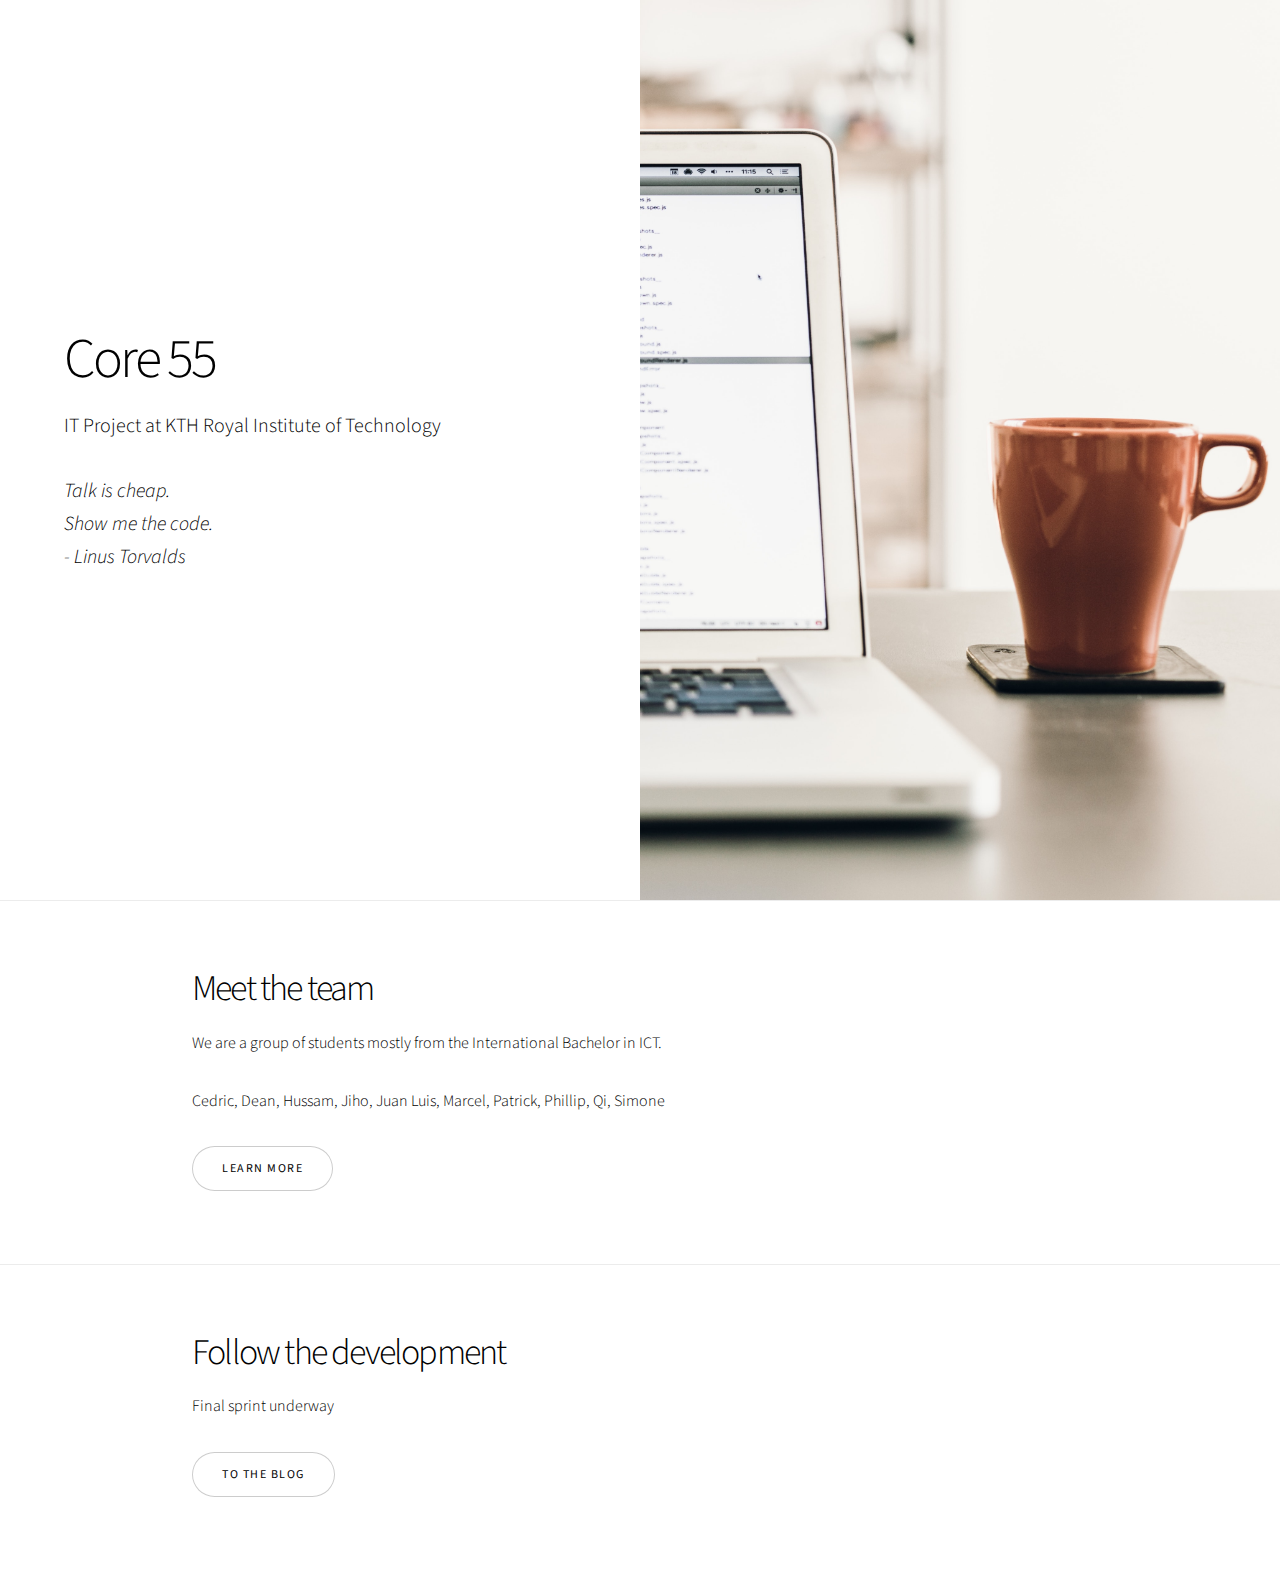
<file: index.html>
<!DOCTYPE HTML>

<html>

<head>
	<title>Core 55</title>
	<meta charset="utf-8" />
	<meta name="viewport" content="width=device-width, initial-scale=1" />
	<link rel="stylesheet" href="assets/css/main.css" />
</head>

<body>

	<div id="wrapper" class="divided">

		<!-- Core 55 presentation -->
		<section class="banner style1 orient-left content-align-left image-position-right fullscreen onload-image-fade-in onload-content-fade-right">
			<div class="content">
				<h1>Core 55</h1>
				<p class="major">IT Project at KTH Royal Institute of Technology</p>
				<p class="major"><i>Talk is cheap.<br>Show me the code.<br>- Linus Torvalds</i></p>
			</div>
			<div class="image">
				<img src="images/index-min.jpg" alt="" />
			</div>
		</section>

		<!-- About our project -->
		<section class="spotlight style1 orient-right content-align-left image-position-center onscroll-image-fade-in" id="first">
			<div class="content">
				<h2>Meet the team</h2>
				<p>We are a group of students mostly from the International Bachelor in ICT.</p>
				<p>Cedric, Dean, Hussam, Jiho, Juan Luis, Marcel, Patrick, Phillip, Qi, Simone</p>
				<ul class="actions vertical">
					<li><a href="team.html" class="button">Learn more</a></li>
				</ul>
			</div>
		</section>


		<!-- Blog -->
		<section class="spotlight style1 orient-left content-align-left image-position-center onscroll-image-fade-in">
			<div class="content">
				<h2>Follow the development</h2>
				<p>Final sprint underway</p>
				<ul class="actions vertical">
					<li><a href="blog.html" class="button">To The Blog</a></li>
				</ul>
			</div>
		</section>

	</div>

	<!-- Scripts -->
	<script src="assets/js/jquery.min.js"></script>
	<script src="assets/js/jquery.scrollex.min.js"></script>
	<script src="assets/js/jquery.scrolly.min.js"></script>
	<script src="assets/js/skel.min.js"></script>
	<script src="assets/js/util.js"></script>
	<script src="assets/js/main.js"></script>

</body>

</html>
</file>
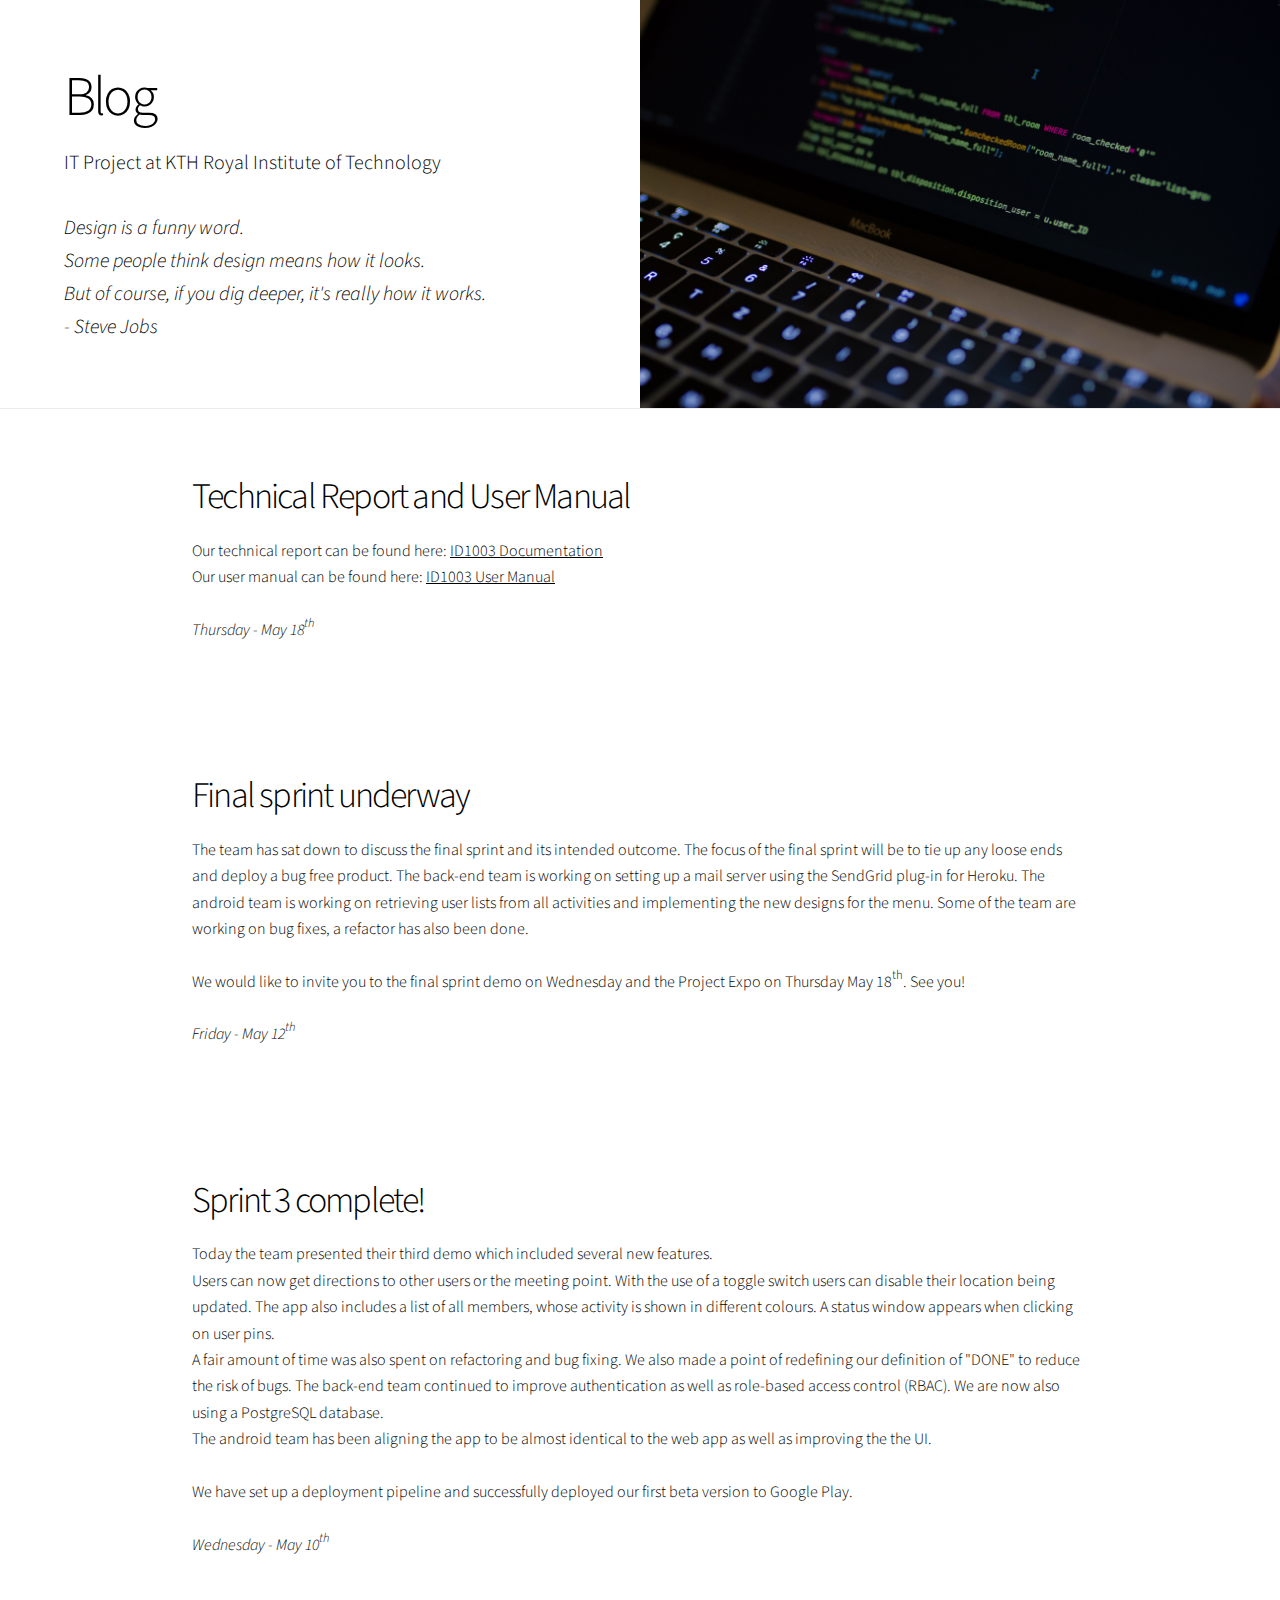
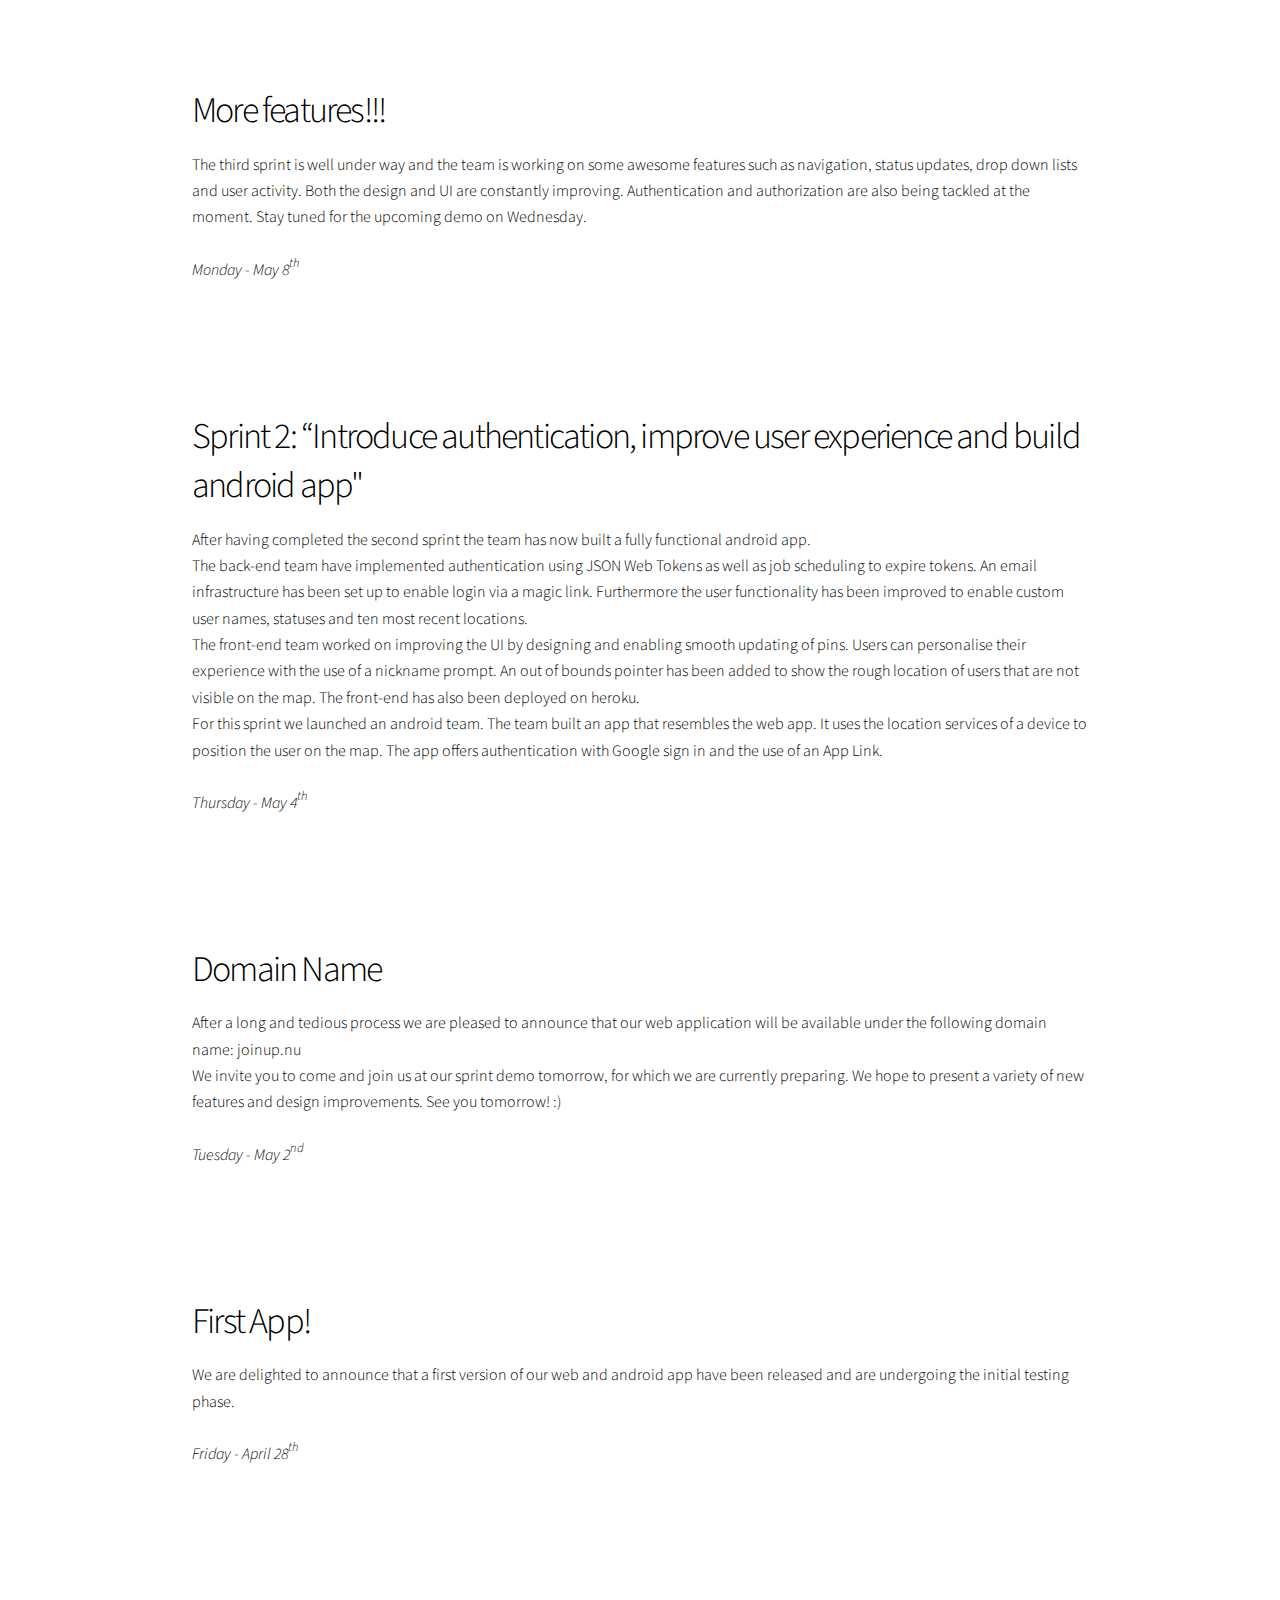
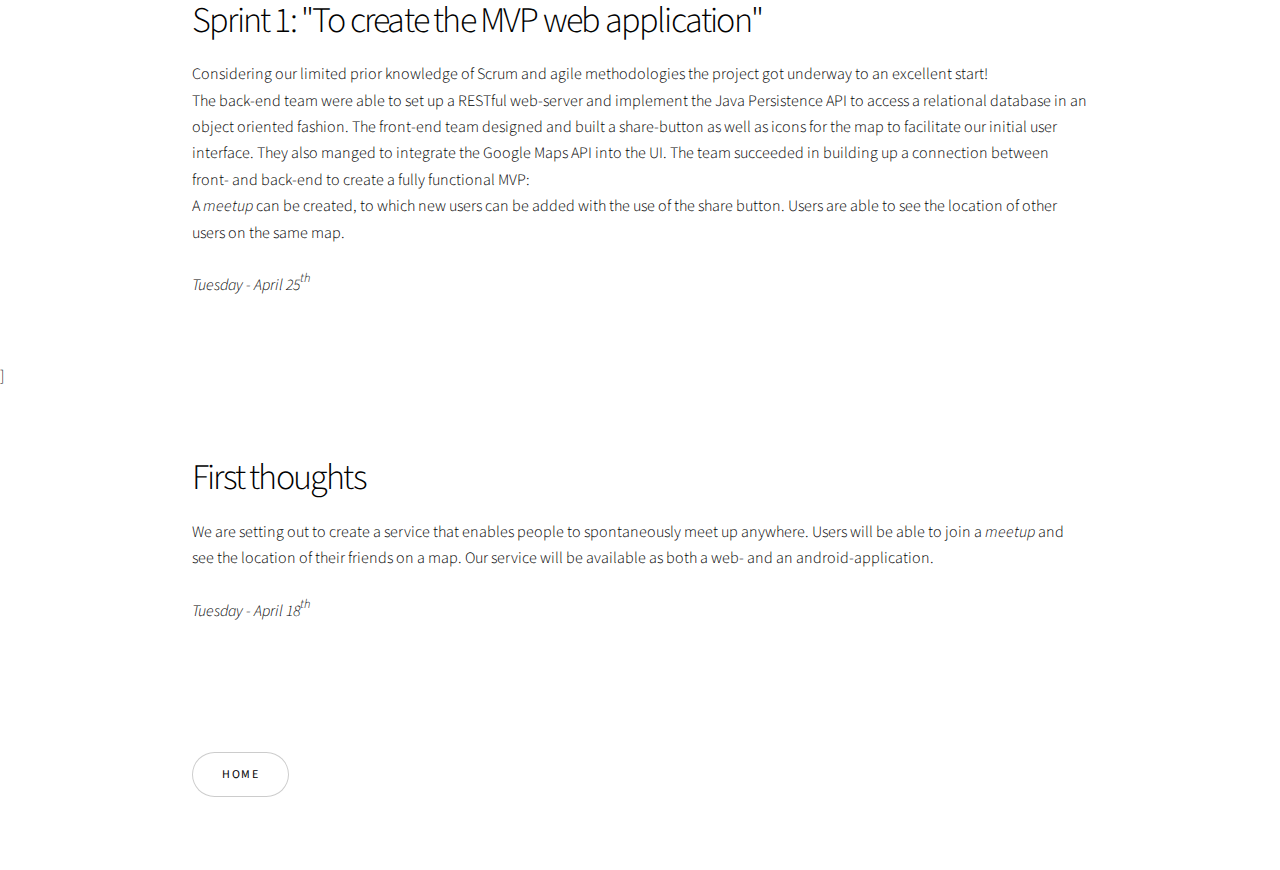
<file: blog.html>
<!DOCTYPE HTML>

<html>

<head>
	<title>Core 55</title>
	<meta charset="utf-8" />
	<meta name="viewport" content="width=device-width, initial-scale=1" />
	<link rel="stylesheet" href="assets/css/main.css" />
</head>

<body>

	<div id="wrapper" class="divided">

		<!-- Core 55 presentation -->
		<section class="banner style1 orient-left content-align-left image-position-right onload-image-fade-in onload-content-fade-right">			
			<div class="content">
				<h1>Blog</h1>
				<p class="major">IT Project at KTH Royal Institute of Technology</p>
				<p class="major"><i>Design is a funny word.<br>Some people think design means how it looks.<br>But of course, if you dig deeper, it's really how it works.<br>- Steve Jobs</i></p>
			</div>
			<div class="image">
				<img src="images/blog-min.jpg" alt=""/>
			</div>
		</section>

		<div class="content">

			<section class="spotlight style1 orient-right content-align-left image-position-center onscroll-image-fade-in" id="first">
				<div class="content">
					<h2>Technical Report and User Manual</h2>
					<p>
					Our technical report can be found here: <a href="https://github.com/core55/core55.github.io/raw/master/ID1003_Documentation.pdf">ID1003 Documentation</a>
					<br>
					Our user manual can be found here: <a href="https://github.com/core55/core55.github.io/raw/master/ID1003_User_Manual.pdf">ID1003 User Manual</a>
					<br><br><i>Thursday - May 18<sup>th</sup></i><p>
				</div>
			</section>

			<section class="spotlight style1 orient-right content-align-left image-position-center onscroll-image-fade-in" id="first">
				<div class="content">
					<h2>Final sprint underway</h2>
					<p>
					The team has sat down to discuss the final sprint and its intended outcome. The focus of the final sprint will be to tie up any loose ends and deploy a bug free product. The back-end team is working on setting up a mail server using the SendGrid plug-in for Heroku. The android team is working on retrieving user lists from all activities and implementing the new designs for the menu. Some of the team are working on bug fixes, a refactor has also been done.
					<br>
					<br>
					We would like to invite you to the final sprint demo on Wednesday and the Project Expo on Thursday May 18<sup>th</sup>. See you!
					<br><br><i>Friday - May 12<sup>th</sup></i><p>
				</div>
			</section>

			<section class="spotlight style1 orient-right content-align-left image-position-center onscroll-image-fade-in" id="first">
				<div class="content">
					<h2>Sprint 3 complete!</h2>
					<p>
					Today the team presented their third demo which included several new features.<br>
					Users can now get directions to other users or the meeting point. With the use of a toggle switch users can disable their location being updated. The app also includes a list of all members, whose activity is shown in different colours. A status window appears when clicking on user pins.<br>
					A fair amount of time was also spent on refactoring and bug fixing. We also made a point of redefining our definition of "DONE" to reduce the risk of bugs. 
					The back-end team continued to improve authentication as well as role-based access control (RBAC). We are now also using a PostgreSQL database.<br>
					The android team has been aligning the app to be almost identical to the web app as well as improving the the UI.<br><br>
					We have set up a deployment pipeline and successfully deployed our first beta version to Google Play.

					<br><br><i>Wednesday - May 10<sup>th</sup></i><p>
				</div>
			</section>
			<section class="spotlight style1 orient-right content-align-left image-position-center onscroll-image-fade-in" id="first">
				<div class="content">
					<h2>More features!!!</h2>
					<p>
					The third sprint is well under way and the team is working on some awesome features such as navigation, status updates, drop down lists and user activity. Both the design and UI are constantly improving. Authentication and authorization are also being tackled at the moment. Stay tuned for the upcoming demo on Wednesday.

					<br><br><i>Monday - May 8<sup>th</sup></i><p>
				</div>
			</section>

			<section class="spotlight style1 orient-right content-align-left image-position-center onscroll-image-fade-in" id="first">
				<div class="content">
					<h2>Sprint 2: “Introduce authentication, improve user experience and build android app"</h2>
					<p>
					After having completed the second sprint the team has now built a fully functional android app. 
					<br>The back-end team have implemented authentication using JSON Web Tokens as well as job scheduling to expire tokens. An email infrastructure has been set up to enable login via a magic link. Furthermore the user functionality has been improved to enable custom user names, statuses and ten most recent locations.
					<br>
					The front-end team worked on improving the UI by designing and enabling smooth updating of pins. Users can personalise their experience with the use of a nickname prompt. An out of bounds pointer has been added to show the rough location of users that are not visible on the map.  The front-end has also been deployed on heroku.
					<br>
					For this sprint we launched an android team. The team built an app that resembles the web app. It uses the location services of a device to position the user on the map. The app offers authentication with Google sign in and the use of an App Link.
					<br><br><i>Thursday - May 4<sup>th</sup></i><p>
				</div>
			</section>

			<section class="spotlight style1 orient-right content-align-left image-position-center onscroll-image-fade-in" id="first">
				<div class="content">
					<h2>Domain Name</h2>
					<p>
					After a long and tedious process we are pleased to announce that our web application will be available under the following domain name: joinup.nu <br>We invite you to come and join us at our sprint demo tomorrow, for which we are currently preparing. We hope to present a variety of new features and design improvements. See you tomorrow! :)
					<br><br><i>Tuesday - May 2<sup>nd</sup></i><p>
				</div>
			</section>

			<section class="spotlight style1 orient-right content-align-left image-position-center onscroll-image-fade-in" id="first">
				<div class="content">
					<h2>First App!</h2>
					<p>
					We are delighted to announce that a first version of our web and android app have been released and are undergoing the initial testing phase.
					<br><br><i>Friday - April 28<sup>th</sup></i><p>
				</div>
			</section>

			<section class="spotlight style1 orient-right content-align-left image-position-center onscroll-image-fade-in" id="first">
				<div class="content">
					<h2>Sprint 1: "To create the MVP web application"</h2>
					<p>
					Considering our limited prior knowledge of Scrum and agile methodologies the project got underway to an excellent start!<br>The back-end team were able to set up a RESTful web-server and implement the Java Persistence API to access a relational database in an object oriented fashion. 
					The front-end team designed and built a share-button as well as icons for the map to facilitate our initial user interface. They also manged to integrate the Google Maps API into the UI.
					The team succeeded in building up a connection between front- and back-end to create a fully functional MVP:<br>A <i>meetup</i> can be created, to which new users can be added with the use of the share button. Users are able to see the location of other users on the same map.
					<br><br><i>Tuesday - April 25<sup>th</sup></i><p>
				</div>
			</section>]

			<section class="spotlight style1 orient-right content-align-left image-position-center onscroll-image-fade-in" id="first">
				<div class="content">
					<h2>First thoughts</h2>
					<p>
					We are setting out to create a service that enables people to spontaneously meet up anywhere. Users will be able to join a <i>meetup</i> and see the location of their friends on a map. Our service will be available as both a web- and an android-application.<br><br><i>Tuesday - April 18<sup>th</sup></i><p>
				</div>
			</section>			

			<!-- Home -->
			<section class="spotlight style1 orient-left content-align-left image-position-center onscroll-image-fade-in">
				<div class="content">
					<ul class="actions vertical">
						<li><a href="index.html" class="button">Home</a></li>
					</ul>
				</div>
			</section>

		</div>
	</div>

	<!-- Scripts -->
	<script src="assets/js/jquery.min.js"></script>
	<script src="assets/js/jquery.scrollex.min.js"></script>
	<script src="assets/js/jquery.scrolly.min.js"></script>
	<script src="assets/js/skel.min.js"></script>
	<script src="assets/js/util.js"></script>
	<script src="assets/js/main.js"></script>

</body>

</html>
</file>
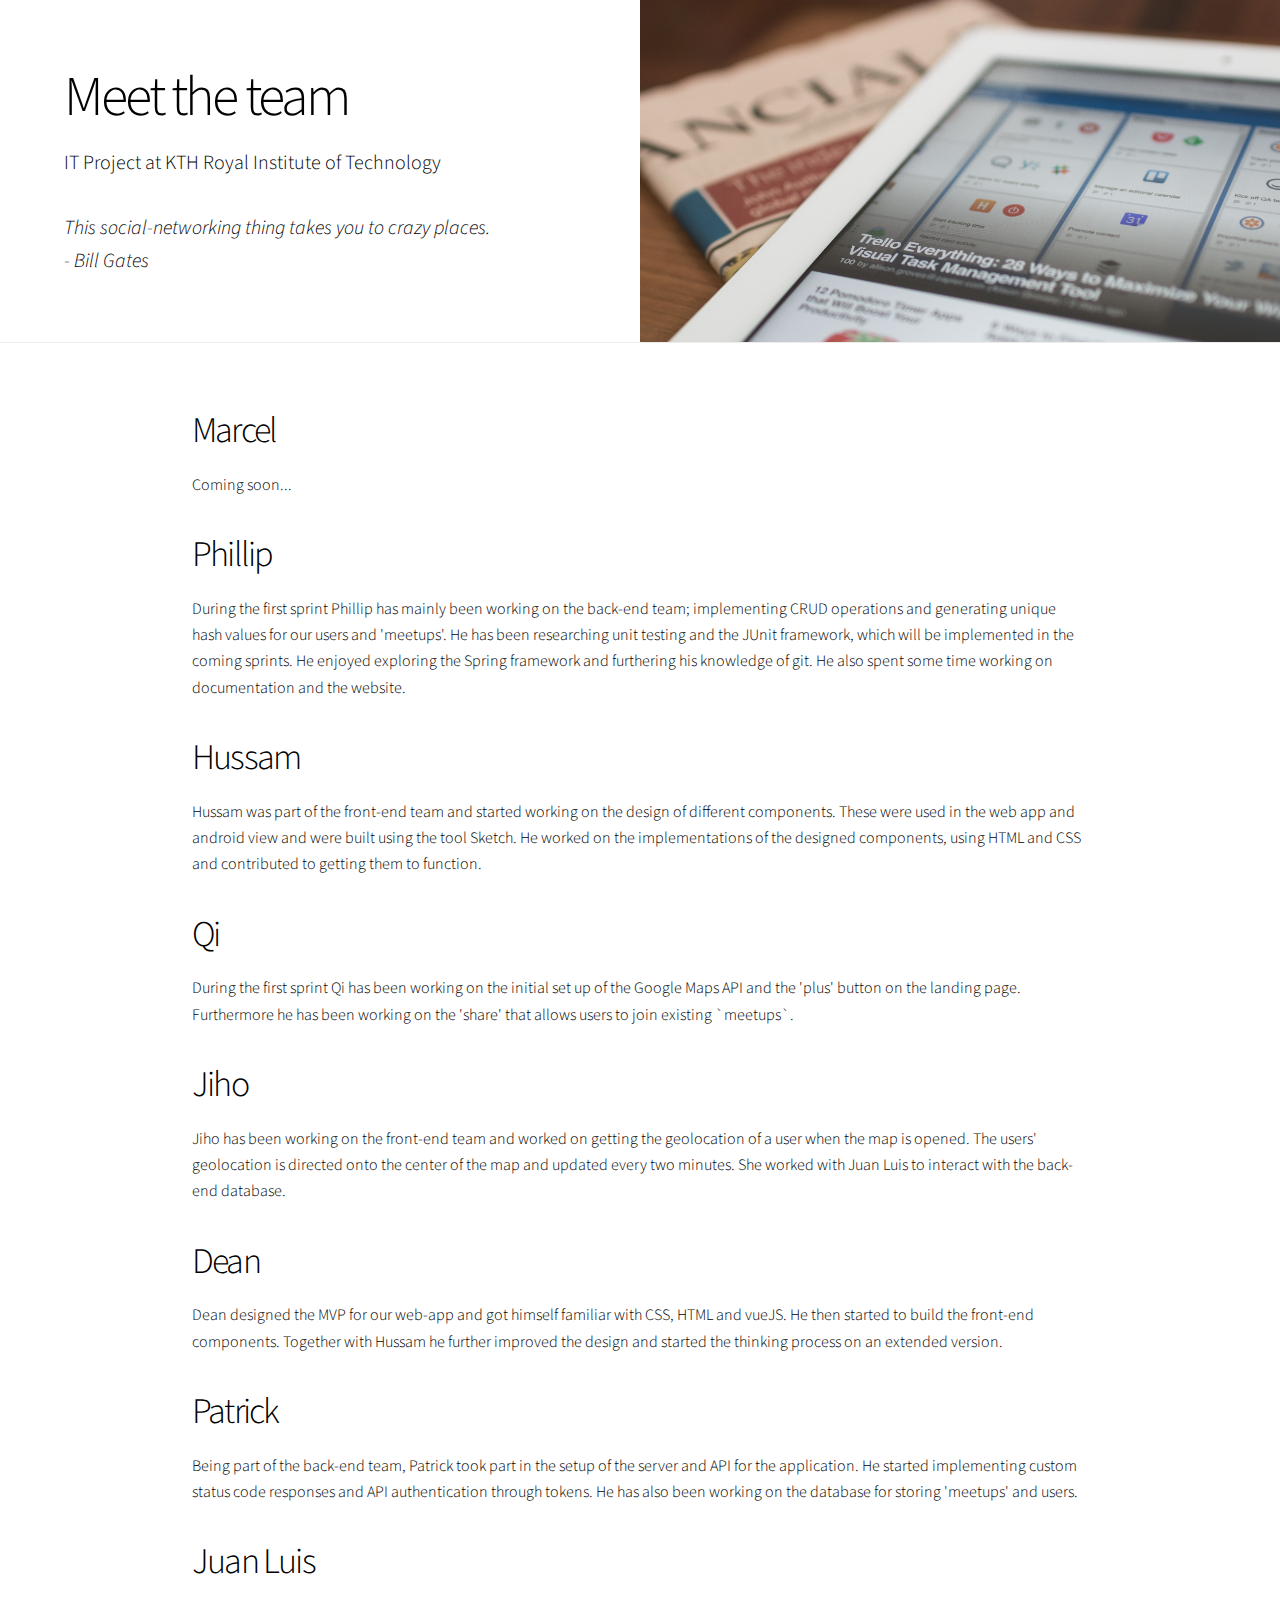
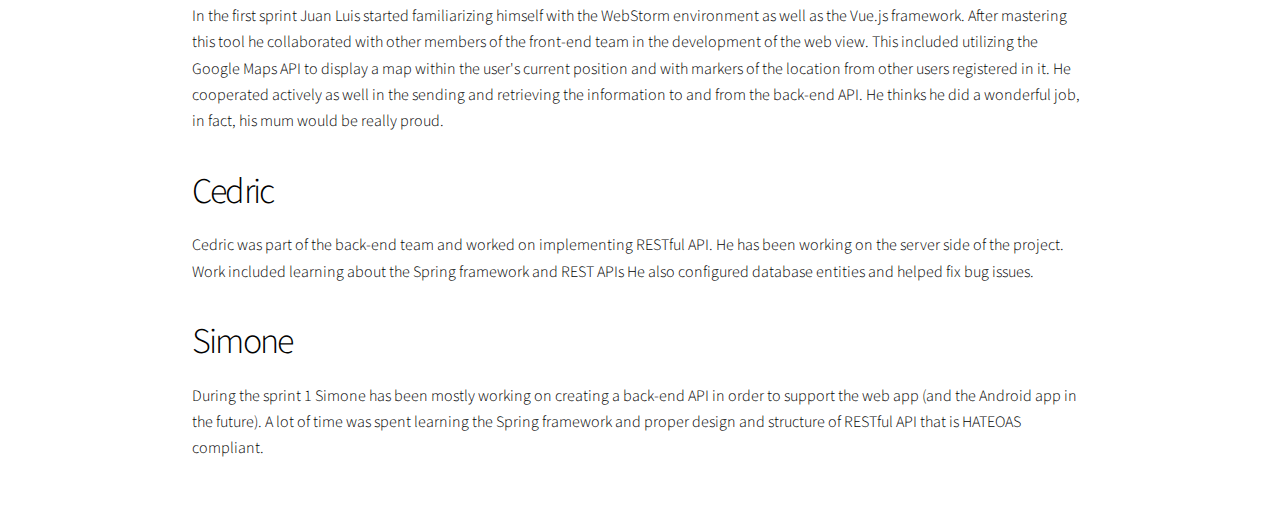
<file: team.html>
<!DOCTYPE HTML>

<html>

<head>
	<title>Core 55</title>
	<meta charset="utf-8" />
	<meta name="viewport" content="width=device-width, initial-scale=1" />
	<link rel="stylesheet" href="assets/css/main.css" />
</head>

<body>

	<!-- Wrapper -->
	<div id="wrapper" class="divided">

		<!-- Core 55 presentation -->
		<section class="banner style1 orient-left content-align-left image-position-right onload-image-fade-in onload-content-fade-right">
			<div class="content">
				<h1>Meet the team</h1>
				<p class="major">IT Project at KTH Royal Institute of Technology</p>
				<p class="major"><i>This social-networking thing takes you to crazy places.<br>- Bill Gates</i></p>
			</div>
			<div class="image">
				<img src="images/team-min.jpg" alt="" />
			</div>
		</section>

		<section class="spotlight style1 orient-right content-align-left image-position-center onscroll-image-fade-in" id="first">
			<div class="content">
				<h2>Marcel</h2>
				<p>Coming soon...</p>
			
				<h2>Phillip</h2>
				<p>During the first sprint Phillip has mainly been working on the back-end team; implementing CRUD operations and generating unique hash values for our users and 'meetups'. He has been researching unit testing and the JUnit framework, which will be implemented in the coming sprints. He enjoyed exploring the Spring framework and furthering his knowledge of git. He also spent some time working on documentation and the website.<p>
			
				<h2>Hussam</h2>
				<p>Hussam was part of the front-end team and started  working on the design of different components. These were used in the web app and android view and were built using the tool Sketch. He worked on the implementations of the designed components, using HTML and CSS and contributed to getting them to function.</p>
			
				<h2>Qi</h2>
				<p>During the first sprint Qi has been working on the initial set up of the Google Maps API and  the 'plus' button on the landing page. Furthermore he has been working on the 'share' that allows users to join existing `meetups`.</p>
			
				<h2>Jiho</h2>
				<p>Jiho has been working on the front-end team and worked on getting the geolocation of a user when the map is opened. The users' geolocation is directed onto the center of the map and updated every two minutes. She worked with Juan Luis to interact with the back-end database.</p>
			
				<h2>Dean</h2>
				<p>Dean designed the MVP for our web-app and got himself familiar with CSS, HTML and vueJS. He then started to build the front-end components. Together with Hussam he further improved the design and started the thinking process on an extended version.</p>

				<h2>Patrick</h2>
				<p>Being part of the back-end team, Patrick took part in the setup of the server and API for the application. He started implementing custom status code responses and API authentication through tokens. He has also been working on the database for storing 'meetups' and users.</p>
			
				<h2>Juan Luis</h2>
				<p>In the first sprint Juan Luis started familiarizing himself with the WebStorm environment as well as the Vue.js framework. After mastering this tool he collaborated with other members of the front-end team in the development of the web view. This included utilizing the Google Maps API to display a map within the user's current position and with markers of the location from other users registered in it. He cooperated actively as well in the sending and retrieving the information to and from the back-end API. He thinks he did a wonderful job, in fact, his mum would be really proud.</p>
			
				<h2>Cedric</h2>
				<p>Cedric was part of the back-end team and worked on implementing RESTful API. He has been working on the server side of the project. Work included learning about the Spring framework and REST APIs He also configured database entities and helped fix bug issues.</p>
			
				<h2>Simone</h2>
				<p>During the sprint 1 Simone has been mostly working on creating a back-end API in order to support the web app (and the Android app in the future). A lot of time was spent learning the Spring framework and proper design and structure of RESTful API that is HATEOAS compliant.</p>
			</div>
		</section>
	</div>

	<!-- Scripts -->
	<script src="assets/js/jquery.min.js"></script>
	<script src="assets/js/jquery.scrollex.min.js"></script>
	<script src="assets/js/jquery.scrolly.min.js"></script>
	<script src="assets/js/skel.min.js"></script>
	<script src="assets/js/util.js"></script>
	<script src="assets/js/main.js"></script>

</body>

</html>
</file>
<file: assets/css/main.css>
@import url(font-awesome.min.css);
@import url("https://fonts.googleapis.com/css?family=Source+Sans+Pro:300,300i,400,400i");

/*
	Story by HTML5 UP
	html5up.net | @ajlkn
	Free for personal and commercial use under the CCA 3.0 license (html5up.net/license)
*/

/* Reset */

	html, body, div, span, applet, object, iframe, h1, h2, h3, h4, h5, h6, p, blockquote, pre, a, abbr, acronym, address, big, cite, code, del, dfn, em, img, ins, kbd, q, s, samp, small, strike, strong, sub, sup, tt, var, b, u, i, center, dl, dt, dd, ol, ul, li, fieldset, form, label, legend, table, caption, tbody, tfoot, thead, tr, th, td, article, aside, canvas, details, embed, figure, figcaption, footer, header, hgroup, menu, nav, output, ruby, section, summary, time, mark, audio, video {
		margin: 0;
		padding: 0;
		border: 0;
		font-size: 100%;
		font: inherit;
		vertical-align: baseline;
	}

	article, aside, details, figcaption, figure, footer, header, hgroup, menu, nav, section {
		display: block;
	}

	body {
		line-height: 1;
	}

	ol, ul {
		list-style: none;
	}

	blockquote, q {
		quotes: none;
	}

	blockquote:before, blockquote:after, q:before, q:after {
		content: '';
		content: none;
	}

	table {
		border-collapse: collapse;
		border-spacing: 0;
	}

	body {
		-webkit-text-size-adjust: none;
	}

/* Box Model */

	*, *:before, *:after {
		-moz-box-sizing: border-box;
		-webkit-box-sizing: border-box;
		box-sizing: border-box;
	}

/* Grid */

	.row {
		border-bottom: solid 1px transparent;
		-moz-box-sizing: border-box;
		-webkit-box-sizing: border-box;
		box-sizing: border-box;
	}

	.row > * {
		float: left;
		-moz-box-sizing: border-box;
		-webkit-box-sizing: border-box;
		box-sizing: border-box;
	}

	.row:after, .row:before {
		content: '';
		display: block;
		clear: both;
		height: 0;
	}

	.row.uniform > * > :first-child {
		margin-top: 0;
	}

	.row.uniform > * > :last-child {
		margin-bottom: 0;
	}

	.row.\30 \25 > * {
		padding: 0 0 0 0rem;
	}

	.row.\30 \25 {
		margin: 0 0 -1px 0rem;
	}

	.row.uniform.\30 \25 > * {
		padding: 0rem 0 0 0rem;
	}

	.row.uniform.\30 \25 {
		margin: 0rem 0 -1px 0rem;
	}

	.row > * {
		padding: 0 0 0 2rem;
	}

	.row {
		margin: 0 0 -1px -2rem;
	}

	.row.uniform > * {
		padding: 2rem 0 0 2rem;
	}

	.row.uniform {
		margin: -2rem 0 -1px -2rem;
	}

	.row.\32 00\25 > * {
		padding: 0 0 0 4rem;
	}

	.row.\32 00\25 {
		margin: 0 0 -1px -4rem;
	}

	.row.uniform.\32 00\25 > * {
		padding: 4rem 0 0 4rem;
	}

	.row.uniform.\32 00\25 {
		margin: -4rem 0 -1px -4rem;
	}

	.row.\31 50\25 > * {
		padding: 0 0 0 3rem;
	}

	.row.\31 50\25 {
		margin: 0 0 -1px -3rem;
	}

	.row.uniform.\31 50\25 > * {
		padding: 3rem 0 0 3rem;
	}

	.row.uniform.\31 50\25 {
		margin: -3rem 0 -1px -3rem;
	}

	.row.\35 0\25 > * {
		padding: 0 0 0 1rem;
	}

	.row.\35 0\25 {
		margin: 0 0 -1px -1rem;
	}

	.row.uniform.\35 0\25 > * {
		padding: 1rem 0 0 1rem;
	}

	.row.uniform.\35 0\25 {
		margin: -1rem 0 -1px -1rem;
	}

	.row.\32 5\25 > * {
		padding: 0 0 0 0.5rem;
	}

	.row.\32 5\25 {
		margin: 0 0 -1px -0.5rem;
	}

	.row.uniform.\32 5\25 > * {
		padding: 0.5rem 0 0 0.5rem;
	}

	.row.uniform.\32 5\25 {
		margin: -0.5rem 0 -1px -0.5rem;
	}

	.\31 2u, .\31 2u\24 {
		width: 100%;
		clear: none;
		margin-left: 0;
	}

	.\31 1u, .\31 1u\24 {
		width: 91.6666666667%;
		clear: none;
		margin-left: 0;
	}

	.\31 0u, .\31 0u\24 {
		width: 83.3333333333%;
		clear: none;
		margin-left: 0;
	}

	.\39 u, .\39 u\24 {
		width: 75%;
		clear: none;
		margin-left: 0;
	}

	.\38 u, .\38 u\24 {
		width: 66.6666666667%;
		clear: none;
		margin-left: 0;
	}

	.\37 u, .\37 u\24 {
		width: 58.3333333333%;
		clear: none;
		margin-left: 0;
	}

	.\36 u, .\36 u\24 {
		width: 50%;
		clear: none;
		margin-left: 0;
	}

	.\35 u, .\35 u\24 {
		width: 41.6666666667%;
		clear: none;
		margin-left: 0;
	}

	.\34 u, .\34 u\24 {
		width: 33.3333333333%;
		clear: none;
		margin-left: 0;
	}

	.\33 u, .\33 u\24 {
		width: 25%;
		clear: none;
		margin-left: 0;
	}

	.\32 u, .\32 u\24 {
		width: 16.6666666667%;
		clear: none;
		margin-left: 0;
	}

	.\31 u, .\31 u\24 {
		width: 8.3333333333%;
		clear: none;
		margin-left: 0;
	}

	.\31 2u\24 + *,
	.\31 1u\24 + *,
	.\31 0u\24 + *,
	.\39 u\24 + *,
	.\38 u\24 + *,
	.\37 u\24 + *,
	.\36 u\24 + *,
	.\35 u\24 + *,
	.\34 u\24 + *,
	.\33 u\24 + *,
	.\32 u\24 + *,
	.\31 u\24 + * {
		clear: left;
	}

	.\-11u {
		margin-left: 91.66667%;
	}

	.\-10u {
		margin-left: 83.33333%;
	}

	.\-9u {
		margin-left: 75%;
	}

	.\-8u {
		margin-left: 66.66667%;
	}

	.\-7u {
		margin-left: 58.33333%;
	}

	.\-6u {
		margin-left: 50%;
	}

	.\-5u {
		margin-left: 41.66667%;
	}

	.\-4u {
		margin-left: 33.33333%;
	}

	.\-3u {
		margin-left: 25%;
	}

	.\-2u {
		margin-left: 16.66667%;
	}

	.\-1u {
		margin-left: 8.33333%;
	}

	@media screen and (max-width: 1680px) {

		.row > * {
			padding: 0 0 0 2rem;
		}

		.row {
			margin: 0 0 -1px -2rem;
		}

		.row.uniform > * {
			padding: 2rem 0 0 2rem;
		}

		.row.uniform {
			margin: -2rem 0 -1px -2rem;
		}

		.row.\32 00\25 > * {
			padding: 0 0 0 4rem;
		}

		.row.\32 00\25 {
			margin: 0 0 -1px -4rem;
		}

		.row.uniform.\32 00\25 > * {
			padding: 4rem 0 0 4rem;
		}

		.row.uniform.\32 00\25 {
			margin: -4rem 0 -1px -4rem;
		}

		.row.\31 50\25 > * {
			padding: 0 0 0 3rem;
		}

		.row.\31 50\25 {
			margin: 0 0 -1px -3rem;
		}

		.row.uniform.\31 50\25 > * {
			padding: 3rem 0 0 3rem;
		}

		.row.uniform.\31 50\25 {
			margin: -3rem 0 -1px -3rem;
		}

		.row.\35 0\25 > * {
			padding: 0 0 0 1rem;
		}

		.row.\35 0\25 {
			margin: 0 0 -1px -1rem;
		}

		.row.uniform.\35 0\25 > * {
			padding: 1rem 0 0 1rem;
		}

		.row.uniform.\35 0\25 {
			margin: -1rem 0 -1px -1rem;
		}

		.row.\32 5\25 > * {
			padding: 0 0 0 0.5rem;
		}

		.row.\32 5\25 {
			margin: 0 0 -1px -0.5rem;
		}

		.row.uniform.\32 5\25 > * {
			padding: 0.5rem 0 0 0.5rem;
		}

		.row.uniform.\32 5\25 {
			margin: -0.5rem 0 -1px -0.5rem;
		}

		.\31 2u\28xlarge\29, .\31 2u\24\28xlarge\29 {
			width: 100%;
			clear: none;
			margin-left: 0;
		}

		.\31 1u\28xlarge\29, .\31 1u\24\28xlarge\29 {
			width: 91.6666666667%;
			clear: none;
			margin-left: 0;
		}

		.\31 0u\28xlarge\29, .\31 0u\24\28xlarge\29 {
			width: 83.3333333333%;
			clear: none;
			margin-left: 0;
		}

		.\39 u\28xlarge\29, .\39 u\24\28xlarge\29 {
			width: 75%;
			clear: none;
			margin-left: 0;
		}

		.\38 u\28xlarge\29, .\38 u\24\28xlarge\29 {
			width: 66.6666666667%;
			clear: none;
			margin-left: 0;
		}

		.\37 u\28xlarge\29, .\37 u\24\28xlarge\29 {
			width: 58.3333333333%;
			clear: none;
			margin-left: 0;
		}

		.\36 u\28xlarge\29, .\36 u\24\28xlarge\29 {
			width: 50%;
			clear: none;
			margin-left: 0;
		}

		.\35 u\28xlarge\29, .\35 u\24\28xlarge\29 {
			width: 41.6666666667%;
			clear: none;
			margin-left: 0;
		}

		.\34 u\28xlarge\29, .\34 u\24\28xlarge\29 {
			width: 33.3333333333%;
			clear: none;
			margin-left: 0;
		}

		.\33 u\28xlarge\29, .\33 u\24\28xlarge\29 {
			width: 25%;
			clear: none;
			margin-left: 0;
		}

		.\32 u\28xlarge\29, .\32 u\24\28xlarge\29 {
			width: 16.6666666667%;
			clear: none;
			margin-left: 0;
		}

		.\31 u\28xlarge\29, .\31 u\24\28xlarge\29 {
			width: 8.3333333333%;
			clear: none;
			margin-left: 0;
		}

		.\31 2u\24\28xlarge\29 + *,
		.\31 1u\24\28xlarge\29 + *,
		.\31 0u\24\28xlarge\29 + *,
		.\39 u\24\28xlarge\29 + *,
		.\38 u\24\28xlarge\29 + *,
		.\37 u\24\28xlarge\29 + *,
		.\36 u\24\28xlarge\29 + *,
		.\35 u\24\28xlarge\29 + *,
		.\34 u\24\28xlarge\29 + *,
		.\33 u\24\28xlarge\29 + *,
		.\32 u\24\28xlarge\29 + *,
		.\31 u\24\28xlarge\29 + * {
			clear: left;
		}

		.\-11u\28xlarge\29 {
			margin-left: 91.66667%;
		}

		.\-10u\28xlarge\29 {
			margin-left: 83.33333%;
		}

		.\-9u\28xlarge\29 {
			margin-left: 75%;
		}

		.\-8u\28xlarge\29 {
			margin-left: 66.66667%;
		}

		.\-7u\28xlarge\29 {
			margin-left: 58.33333%;
		}

		.\-6u\28xlarge\29 {
			margin-left: 50%;
		}

		.\-5u\28xlarge\29 {
			margin-left: 41.66667%;
		}

		.\-4u\28xlarge\29 {
			margin-left: 33.33333%;
		}

		.\-3u\28xlarge\29 {
			margin-left: 25%;
		}

		.\-2u\28xlarge\29 {
			margin-left: 16.66667%;
		}

		.\-1u\28xlarge\29 {
			margin-left: 8.33333%;
		}

	}

	@media screen and (max-width: 1280px) {

		.row > * {
			padding: 0 0 0 2rem;
		}

		.row {
			margin: 0 0 -1px -2rem;
		}

		.row.uniform > * {
			padding: 2rem 0 0 2rem;
		}

		.row.uniform {
			margin: -2rem 0 -1px -2rem;
		}

		.row.\32 00\25 > * {
			padding: 0 0 0 4rem;
		}

		.row.\32 00\25 {
			margin: 0 0 -1px -4rem;
		}

		.row.uniform.\32 00\25 > * {
			padding: 4rem 0 0 4rem;
		}

		.row.uniform.\32 00\25 {
			margin: -4rem 0 -1px -4rem;
		}

		.row.\31 50\25 > * {
			padding: 0 0 0 3rem;
		}

		.row.\31 50\25 {
			margin: 0 0 -1px -3rem;
		}

		.row.uniform.\31 50\25 > * {
			padding: 3rem 0 0 3rem;
		}

		.row.uniform.\31 50\25 {
			margin: -3rem 0 -1px -3rem;
		}

		.row.\35 0\25 > * {
			padding: 0 0 0 1rem;
		}

		.row.\35 0\25 {
			margin: 0 0 -1px -1rem;
		}

		.row.uniform.\35 0\25 > * {
			padding: 1rem 0 0 1rem;
		}

		.row.uniform.\35 0\25 {
			margin: -1rem 0 -1px -1rem;
		}

		.row.\32 5\25 > * {
			padding: 0 0 0 0.5rem;
		}

		.row.\32 5\25 {
			margin: 0 0 -1px -0.5rem;
		}

		.row.uniform.\32 5\25 > * {
			padding: 0.5rem 0 0 0.5rem;
		}

		.row.uniform.\32 5\25 {
			margin: -0.5rem 0 -1px -0.5rem;
		}

		.\31 2u\28large\29, .\31 2u\24\28large\29 {
			width: 100%;
			clear: none;
			margin-left: 0;
		}

		.\31 1u\28large\29, .\31 1u\24\28large\29 {
			width: 91.6666666667%;
			clear: none;
			margin-left: 0;
		}

		.\31 0u\28large\29, .\31 0u\24\28large\29 {
			width: 83.3333333333%;
			clear: none;
			margin-left: 0;
		}

		.\39 u\28large\29, .\39 u\24\28large\29 {
			width: 75%;
			clear: none;
			margin-left: 0;
		}

		.\38 u\28large\29, .\38 u\24\28large\29 {
			width: 66.6666666667%;
			clear: none;
			margin-left: 0;
		}

		.\37 u\28large\29, .\37 u\24\28large\29 {
			width: 58.3333333333%;
			clear: none;
			margin-left: 0;
		}

		.\36 u\28large\29, .\36 u\24\28large\29 {
			width: 50%;
			clear: none;
			margin-left: 0;
		}

		.\35 u\28large\29, .\35 u\24\28large\29 {
			width: 41.6666666667%;
			clear: none;
			margin-left: 0;
		}

		.\34 u\28large\29, .\34 u\24\28large\29 {
			width: 33.3333333333%;
			clear: none;
			margin-left: 0;
		}

		.\33 u\28large\29, .\33 u\24\28large\29 {
			width: 25%;
			clear: none;
			margin-left: 0;
		}

		.\32 u\28large\29, .\32 u\24\28large\29 {
			width: 16.6666666667%;
			clear: none;
			margin-left: 0;
		}

		.\31 u\28large\29, .\31 u\24\28large\29 {
			width: 8.3333333333%;
			clear: none;
			margin-left: 0;
		}

		.\31 2u\24\28large\29 + *,
		.\31 1u\24\28large\29 + *,
		.\31 0u\24\28large\29 + *,
		.\39 u\24\28large\29 + *,
		.\38 u\24\28large\29 + *,
		.\37 u\24\28large\29 + *,
		.\36 u\24\28large\29 + *,
		.\35 u\24\28large\29 + *,
		.\34 u\24\28large\29 + *,
		.\33 u\24\28large\29 + *,
		.\32 u\24\28large\29 + *,
		.\31 u\24\28large\29 + * {
			clear: left;
		}

		.\-11u\28large\29 {
			margin-left: 91.66667%;
		}

		.\-10u\28large\29 {
			margin-left: 83.33333%;
		}

		.\-9u\28large\29 {
			margin-left: 75%;
		}

		.\-8u\28large\29 {
			margin-left: 66.66667%;
		}

		.\-7u\28large\29 {
			margin-left: 58.33333%;
		}

		.\-6u\28large\29 {
			margin-left: 50%;
		}

		.\-5u\28large\29 {
			margin-left: 41.66667%;
		}

		.\-4u\28large\29 {
			margin-left: 33.33333%;
		}

		.\-3u\28large\29 {
			margin-left: 25%;
		}

		.\-2u\28large\29 {
			margin-left: 16.66667%;
		}

		.\-1u\28large\29 {
			margin-left: 8.33333%;
		}

	}

	@media screen and (max-width: 980px) {

		.row > * {
			padding: 0 0 0 2rem;
		}

		.row {
			margin: 0 0 -1px -2rem;
		}

		.row.uniform > * {
			padding: 2rem 0 0 2rem;
		}

		.row.uniform {
			margin: -2rem 0 -1px -2rem;
		}

		.row.\32 00\25 > * {
			padding: 0 0 0 4rem;
		}

		.row.\32 00\25 {
			margin: 0 0 -1px -4rem;
		}

		.row.uniform.\32 00\25 > * {
			padding: 4rem 0 0 4rem;
		}

		.row.uniform.\32 00\25 {
			margin: -4rem 0 -1px -4rem;
		}

		.row.\31 50\25 > * {
			padding: 0 0 0 3rem;
		}

		.row.\31 50\25 {
			margin: 0 0 -1px -3rem;
		}

		.row.uniform.\31 50\25 > * {
			padding: 3rem 0 0 3rem;
		}

		.row.uniform.\31 50\25 {
			margin: -3rem 0 -1px -3rem;
		}

		.row.\35 0\25 > * {
			padding: 0 0 0 1rem;
		}

		.row.\35 0\25 {
			margin: 0 0 -1px -1rem;
		}

		.row.uniform.\35 0\25 > * {
			padding: 1rem 0 0 1rem;
		}

		.row.uniform.\35 0\25 {
			margin: -1rem 0 -1px -1rem;
		}

		.row.\32 5\25 > * {
			padding: 0 0 0 0.5rem;
		}

		.row.\32 5\25 {
			margin: 0 0 -1px -0.5rem;
		}

		.row.uniform.\32 5\25 > * {
			padding: 0.5rem 0 0 0.5rem;
		}

		.row.uniform.\32 5\25 {
			margin: -0.5rem 0 -1px -0.5rem;
		}

		.\31 2u\28medium\29, .\31 2u\24\28medium\29 {
			width: 100%;
			clear: none;
			margin-left: 0;
		}

		.\31 1u\28medium\29, .\31 1u\24\28medium\29 {
			width: 91.6666666667%;
			clear: none;
			margin-left: 0;
		}

		.\31 0u\28medium\29, .\31 0u\24\28medium\29 {
			width: 83.3333333333%;
			clear: none;
			margin-left: 0;
		}

		.\39 u\28medium\29, .\39 u\24\28medium\29 {
			width: 75%;
			clear: none;
			margin-left: 0;
		}

		.\38 u\28medium\29, .\38 u\24\28medium\29 {
			width: 66.6666666667%;
			clear: none;
			margin-left: 0;
		}

		.\37 u\28medium\29, .\37 u\24\28medium\29 {
			width: 58.3333333333%;
			clear: none;
			margin-left: 0;
		}

		.\36 u\28medium\29, .\36 u\24\28medium\29 {
			width: 50%;
			clear: none;
			margin-left: 0;
		}

		.\35 u\28medium\29, .\35 u\24\28medium\29 {
			width: 41.6666666667%;
			clear: none;
			margin-left: 0;
		}

		.\34 u\28medium\29, .\34 u\24\28medium\29 {
			width: 33.3333333333%;
			clear: none;
			margin-left: 0;
		}

		.\33 u\28medium\29, .\33 u\24\28medium\29 {
			width: 25%;
			clear: none;
			margin-left: 0;
		}

		.\32 u\28medium\29, .\32 u\24\28medium\29 {
			width: 16.6666666667%;
			clear: none;
			margin-left: 0;
		}

		.\31 u\28medium\29, .\31 u\24\28medium\29 {
			width: 8.3333333333%;
			clear: none;
			margin-left: 0;
		}

		.\31 2u\24\28medium\29 + *,
		.\31 1u\24\28medium\29 + *,
		.\31 0u\24\28medium\29 + *,
		.\39 u\24\28medium\29 + *,
		.\38 u\24\28medium\29 + *,
		.\37 u\24\28medium\29 + *,
		.\36 u\24\28medium\29 + *,
		.\35 u\24\28medium\29 + *,
		.\34 u\24\28medium\29 + *,
		.\33 u\24\28medium\29 + *,
		.\32 u\24\28medium\29 + *,
		.\31 u\24\28medium\29 + * {
			clear: left;
		}

		.\-11u\28medium\29 {
			margin-left: 91.66667%;
		}

		.\-10u\28medium\29 {
			margin-left: 83.33333%;
		}

		.\-9u\28medium\29 {
			margin-left: 75%;
		}

		.\-8u\28medium\29 {
			margin-left: 66.66667%;
		}

		.\-7u\28medium\29 {
			margin-left: 58.33333%;
		}

		.\-6u\28medium\29 {
			margin-left: 50%;
		}

		.\-5u\28medium\29 {
			margin-left: 41.66667%;
		}

		.\-4u\28medium\29 {
			margin-left: 33.33333%;
		}

		.\-3u\28medium\29 {
			margin-left: 25%;
		}

		.\-2u\28medium\29 {
			margin-left: 16.66667%;
		}

		.\-1u\28medium\29 {
			margin-left: 8.33333%;
		}

	}

	@media screen and (max-width: 736px) {

		.row > * {
			padding: 0 0 0 2rem;
		}

		.row {
			margin: 0 0 -1px -2rem;
		}

		.row.uniform > * {
			padding: 2rem 0 0 2rem;
		}

		.row.uniform {
			margin: -2rem 0 -1px -2rem;
		}

		.row.\32 00\25 > * {
			padding: 0 0 0 4rem;
		}

		.row.\32 00\25 {
			margin: 0 0 -1px -4rem;
		}

		.row.uniform.\32 00\25 > * {
			padding: 4rem 0 0 4rem;
		}

		.row.uniform.\32 00\25 {
			margin: -4rem 0 -1px -4rem;
		}

		.row.\31 50\25 > * {
			padding: 0 0 0 3rem;
		}

		.row.\31 50\25 {
			margin: 0 0 -1px -3rem;
		}

		.row.uniform.\31 50\25 > * {
			padding: 3rem 0 0 3rem;
		}

		.row.uniform.\31 50\25 {
			margin: -3rem 0 -1px -3rem;
		}

		.row.\35 0\25 > * {
			padding: 0 0 0 1rem;
		}

		.row.\35 0\25 {
			margin: 0 0 -1px -1rem;
		}

		.row.uniform.\35 0\25 > * {
			padding: 1rem 0 0 1rem;
		}

		.row.uniform.\35 0\25 {
			margin: -1rem 0 -1px -1rem;
		}

		.row.\32 5\25 > * {
			padding: 0 0 0 0.5rem;
		}

		.row.\32 5\25 {
			margin: 0 0 -1px -0.5rem;
		}

		.row.uniform.\32 5\25 > * {
			padding: 0.5rem 0 0 0.5rem;
		}

		.row.uniform.\32 5\25 {
			margin: -0.5rem 0 -1px -0.5rem;
		}

		.\31 2u\28small\29, .\31 2u\24\28small\29 {
			width: 100%;
			clear: none;
			margin-left: 0;
		}

		.\31 1u\28small\29, .\31 1u\24\28small\29 {
			width: 91.6666666667%;
			clear: none;
			margin-left: 0;
		}

		.\31 0u\28small\29, .\31 0u\24\28small\29 {
			width: 83.3333333333%;
			clear: none;
			margin-left: 0;
		}

		.\39 u\28small\29, .\39 u\24\28small\29 {
			width: 75%;
			clear: none;
			margin-left: 0;
		}

		.\38 u\28small\29, .\38 u\24\28small\29 {
			width: 66.6666666667%;
			clear: none;
			margin-left: 0;
		}

		.\37 u\28small\29, .\37 u\24\28small\29 {
			width: 58.3333333333%;
			clear: none;
			margin-left: 0;
		}

		.\36 u\28small\29, .\36 u\24\28small\29 {
			width: 50%;
			clear: none;
			margin-left: 0;
		}

		.\35 u\28small\29, .\35 u\24\28small\29 {
			width: 41.6666666667%;
			clear: none;
			margin-left: 0;
		}

		.\34 u\28small\29, .\34 u\24\28small\29 {
			width: 33.3333333333%;
			clear: none;
			margin-left: 0;
		}

		.\33 u\28small\29, .\33 u\24\28small\29 {
			width: 25%;
			clear: none;
			margin-left: 0;
		}

		.\32 u\28small\29, .\32 u\24\28small\29 {
			width: 16.6666666667%;
			clear: none;
			margin-left: 0;
		}

		.\31 u\28small\29, .\31 u\24\28small\29 {
			width: 8.3333333333%;
			clear: none;
			margin-left: 0;
		}

		.\31 2u\24\28small\29 + *,
		.\31 1u\24\28small\29 + *,
		.\31 0u\24\28small\29 + *,
		.\39 u\24\28small\29 + *,
		.\38 u\24\28small\29 + *,
		.\37 u\24\28small\29 + *,
		.\36 u\24\28small\29 + *,
		.\35 u\24\28small\29 + *,
		.\34 u\24\28small\29 + *,
		.\33 u\24\28small\29 + *,
		.\32 u\24\28small\29 + *,
		.\31 u\24\28small\29 + * {
			clear: left;
		}

		.\-11u\28small\29 {
			margin-left: 91.66667%;
		}

		.\-10u\28small\29 {
			margin-left: 83.33333%;
		}

		.\-9u\28small\29 {
			margin-left: 75%;
		}

		.\-8u\28small\29 {
			margin-left: 66.66667%;
		}

		.\-7u\28small\29 {
			margin-left: 58.33333%;
		}

		.\-6u\28small\29 {
			margin-left: 50%;
		}

		.\-5u\28small\29 {
			margin-left: 41.66667%;
		}

		.\-4u\28small\29 {
			margin-left: 33.33333%;
		}

		.\-3u\28small\29 {
			margin-left: 25%;
		}

		.\-2u\28small\29 {
			margin-left: 16.66667%;
		}

		.\-1u\28small\29 {
			margin-left: 8.33333%;
		}

	}

	@media screen and (max-width: 480px) {

		.row > * {
			padding: 0 0 0 2rem;
		}

		.row {
			margin: 0 0 -1px -2rem;
		}

		.row.uniform > * {
			padding: 2rem 0 0 2rem;
		}

		.row.uniform {
			margin: -2rem 0 -1px -2rem;
		}

		.row.\32 00\25 > * {
			padding: 0 0 0 4rem;
		}

		.row.\32 00\25 {
			margin: 0 0 -1px -4rem;
		}

		.row.uniform.\32 00\25 > * {
			padding: 4rem 0 0 4rem;
		}

		.row.uniform.\32 00\25 {
			margin: -4rem 0 -1px -4rem;
		}

		.row.\31 50\25 > * {
			padding: 0 0 0 3rem;
		}

		.row.\31 50\25 {
			margin: 0 0 -1px -3rem;
		}

		.row.uniform.\31 50\25 > * {
			padding: 3rem 0 0 3rem;
		}

		.row.uniform.\31 50\25 {
			margin: -3rem 0 -1px -3rem;
		}

		.row.\35 0\25 > * {
			padding: 0 0 0 1rem;
		}

		.row.\35 0\25 {
			margin: 0 0 -1px -1rem;
		}

		.row.uniform.\35 0\25 > * {
			padding: 1rem 0 0 1rem;
		}

		.row.uniform.\35 0\25 {
			margin: -1rem 0 -1px -1rem;
		}

		.row.\32 5\25 > * {
			padding: 0 0 0 0.5rem;
		}

		.row.\32 5\25 {
			margin: 0 0 -1px -0.5rem;
		}

		.row.uniform.\32 5\25 > * {
			padding: 0.5rem 0 0 0.5rem;
		}

		.row.uniform.\32 5\25 {
			margin: -0.5rem 0 -1px -0.5rem;
		}

		.\31 2u\28xsmall\29, .\31 2u\24\28xsmall\29 {
			width: 100%;
			clear: none;
			margin-left: 0;
		}

		.\31 1u\28xsmall\29, .\31 1u\24\28xsmall\29 {
			width: 91.6666666667%;
			clear: none;
			margin-left: 0;
		}

		.\31 0u\28xsmall\29, .\31 0u\24\28xsmall\29 {
			width: 83.3333333333%;
			clear: none;
			margin-left: 0;
		}

		.\39 u\28xsmall\29, .\39 u\24\28xsmall\29 {
			width: 75%;
			clear: none;
			margin-left: 0;
		}

		.\38 u\28xsmall\29, .\38 u\24\28xsmall\29 {
			width: 66.6666666667%;
			clear: none;
			margin-left: 0;
		}

		.\37 u\28xsmall\29, .\37 u\24\28xsmall\29 {
			width: 58.3333333333%;
			clear: none;
			margin-left: 0;
		}

		.\36 u\28xsmall\29, .\36 u\24\28xsmall\29 {
			width: 50%;
			clear: none;
			margin-left: 0;
		}

		.\35 u\28xsmall\29, .\35 u\24\28xsmall\29 {
			width: 41.6666666667%;
			clear: none;
			margin-left: 0;
		}

		.\34 u\28xsmall\29, .\34 u\24\28xsmall\29 {
			width: 33.3333333333%;
			clear: none;
			margin-left: 0;
		}

		.\33 u\28xsmall\29, .\33 u\24\28xsmall\29 {
			width: 25%;
			clear: none;
			margin-left: 0;
		}

		.\32 u\28xsmall\29, .\32 u\24\28xsmall\29 {
			width: 16.6666666667%;
			clear: none;
			margin-left: 0;
		}

		.\31 u\28xsmall\29, .\31 u\24\28xsmall\29 {
			width: 8.3333333333%;
			clear: none;
			margin-left: 0;
		}

		.\31 2u\24\28xsmall\29 + *,
		.\31 1u\24\28xsmall\29 + *,
		.\31 0u\24\28xsmall\29 + *,
		.\39 u\24\28xsmall\29 + *,
		.\38 u\24\28xsmall\29 + *,
		.\37 u\24\28xsmall\29 + *,
		.\36 u\24\28xsmall\29 + *,
		.\35 u\24\28xsmall\29 + *,
		.\34 u\24\28xsmall\29 + *,
		.\33 u\24\28xsmall\29 + *,
		.\32 u\24\28xsmall\29 + *,
		.\31 u\24\28xsmall\29 + * {
			clear: left;
		}

		.\-11u\28xsmall\29 {
			margin-left: 91.66667%;
		}

		.\-10u\28xsmall\29 {
			margin-left: 83.33333%;
		}

		.\-9u\28xsmall\29 {
			margin-left: 75%;
		}

		.\-8u\28xsmall\29 {
			margin-left: 66.66667%;
		}

		.\-7u\28xsmall\29 {
			margin-left: 58.33333%;
		}

		.\-6u\28xsmall\29 {
			margin-left: 50%;
		}

		.\-5u\28xsmall\29 {
			margin-left: 41.66667%;
		}

		.\-4u\28xsmall\29 {
			margin-left: 33.33333%;
		}

		.\-3u\28xsmall\29 {
			margin-left: 25%;
		}

		.\-2u\28xsmall\29 {
			margin-left: 16.66667%;
		}

		.\-1u\28xsmall\29 {
			margin-left: 8.33333%;
		}

	}

	@media screen and (max-width: 360px) {

		.row > * {
			padding: 0 0 0 2rem;
		}

		.row {
			margin: 0 0 -1px -2rem;
		}

		.row.uniform > * {
			padding: 2rem 0 0 2rem;
		}

		.row.uniform {
			margin: -2rem 0 -1px -2rem;
		}

		.row.\32 00\25 > * {
			padding: 0 0 0 4rem;
		}

		.row.\32 00\25 {
			margin: 0 0 -1px -4rem;
		}

		.row.uniform.\32 00\25 > * {
			padding: 4rem 0 0 4rem;
		}

		.row.uniform.\32 00\25 {
			margin: -4rem 0 -1px -4rem;
		}

		.row.\31 50\25 > * {
			padding: 0 0 0 3rem;
		}

		.row.\31 50\25 {
			margin: 0 0 -1px -3rem;
		}

		.row.uniform.\31 50\25 > * {
			padding: 3rem 0 0 3rem;
		}

		.row.uniform.\31 50\25 {
			margin: -3rem 0 -1px -3rem;
		}

		.row.\35 0\25 > * {
			padding: 0 0 0 1rem;
		}

		.row.\35 0\25 {
			margin: 0 0 -1px -1rem;
		}

		.row.uniform.\35 0\25 > * {
			padding: 1rem 0 0 1rem;
		}

		.row.uniform.\35 0\25 {
			margin: -1rem 0 -1px -1rem;
		}

		.row.\32 5\25 > * {
			padding: 0 0 0 0.5rem;
		}

		.row.\32 5\25 {
			margin: 0 0 -1px -0.5rem;
		}

		.row.uniform.\32 5\25 > * {
			padding: 0.5rem 0 0 0.5rem;
		}

		.row.uniform.\32 5\25 {
			margin: -0.5rem 0 -1px -0.5rem;
		}

		.\31 2u\28xxsmall\29, .\31 2u\24\28xxsmall\29 {
			width: 100%;
			clear: none;
			margin-left: 0;
		}

		.\31 1u\28xxsmall\29, .\31 1u\24\28xxsmall\29 {
			width: 91.6666666667%;
			clear: none;
			margin-left: 0;
		}

		.\31 0u\28xxsmall\29, .\31 0u\24\28xxsmall\29 {
			width: 83.3333333333%;
			clear: none;
			margin-left: 0;
		}

		.\39 u\28xxsmall\29, .\39 u\24\28xxsmall\29 {
			width: 75%;
			clear: none;
			margin-left: 0;
		}

		.\38 u\28xxsmall\29, .\38 u\24\28xxsmall\29 {
			width: 66.6666666667%;
			clear: none;
			margin-left: 0;
		}

		.\37 u\28xxsmall\29, .\37 u\24\28xxsmall\29 {
			width: 58.3333333333%;
			clear: none;
			margin-left: 0;
		}

		.\36 u\28xxsmall\29, .\36 u\24\28xxsmall\29 {
			width: 50%;
			clear: none;
			margin-left: 0;
		}

		.\35 u\28xxsmall\29, .\35 u\24\28xxsmall\29 {
			width: 41.6666666667%;
			clear: none;
			margin-left: 0;
		}

		.\34 u\28xxsmall\29, .\34 u\24\28xxsmall\29 {
			width: 33.3333333333%;
			clear: none;
			margin-left: 0;
		}

		.\33 u\28xxsmall\29, .\33 u\24\28xxsmall\29 {
			width: 25%;
			clear: none;
			margin-left: 0;
		}

		.\32 u\28xxsmall\29, .\32 u\24\28xxsmall\29 {
			width: 16.6666666667%;
			clear: none;
			margin-left: 0;
		}

		.\31 u\28xxsmall\29, .\31 u\24\28xxsmall\29 {
			width: 8.3333333333%;
			clear: none;
			margin-left: 0;
		}

		.\31 2u\24\28xxsmall\29 + *,
		.\31 1u\24\28xxsmall\29 + *,
		.\31 0u\24\28xxsmall\29 + *,
		.\39 u\24\28xxsmall\29 + *,
		.\38 u\24\28xxsmall\29 + *,
		.\37 u\24\28xxsmall\29 + *,
		.\36 u\24\28xxsmall\29 + *,
		.\35 u\24\28xxsmall\29 + *,
		.\34 u\24\28xxsmall\29 + *,
		.\33 u\24\28xxsmall\29 + *,
		.\32 u\24\28xxsmall\29 + *,
		.\31 u\24\28xxsmall\29 + * {
			clear: left;
		}

		.\-11u\28xxsmall\29 {
			margin-left: 91.66667%;
		}

		.\-10u\28xxsmall\29 {
			margin-left: 83.33333%;
		}

		.\-9u\28xxsmall\29 {
			margin-left: 75%;
		}

		.\-8u\28xxsmall\29 {
			margin-left: 66.66667%;
		}

		.\-7u\28xxsmall\29 {
			margin-left: 58.33333%;
		}

		.\-6u\28xxsmall\29 {
			margin-left: 50%;
		}

		.\-5u\28xxsmall\29 {
			margin-left: 41.66667%;
		}

		.\-4u\28xxsmall\29 {
			margin-left: 33.33333%;
		}

		.\-3u\28xxsmall\29 {
			margin-left: 25%;
		}

		.\-2u\28xxsmall\29 {
			margin-left: 16.66667%;
		}

		.\-1u\28xxsmall\29 {
			margin-left: 8.33333%;
		}

	}

/* Basic */

	@-ms-viewport {
		width: device-width;
	}

	body {
		-ms-overflow-style: scrollbar;
	}

	@media screen and (max-width: 480px) {

		html, body {
			min-width: 320px;
		}

	}

	body {
		background: #ffffff;
	}

		body.is-loading *, body.is-loading *:before, body.is-loading *:after {
			-moz-animation: none !important;
			-webkit-animation: none !important;
			-ms-animation: none !important;
			animation: none !important;
			-moz-transition: none !important;
			-webkit-transition: none !important;
			-ms-transition: none !important;
			transition: none !important;
		}

/* Type */

	html {
		font-size: 18pt;
	}

		@media screen and (max-width: 1680px) {

			html {
				font-size: 14pt;
			}

		}

		@media screen and (max-width: 1280px) {

			html {
				font-size: 12pt;
			}

		}

		@media screen and (max-width: 736px) {

			html {
				font-size: 11pt;
			}

		}

		@media screen and (max-width: 360px) {

			html {
				font-size: 10pt;
			}

		}

	body {
		background-color: #ffffff;
		color: #000000;
	}

	body, input, select, textarea {
		font-family: "Source Sans Pro", Helvetica, sans-serif;
		font-size: 1rem;
		font-weight: 300;
		line-height: 1.65;
	}

	a {
		-moz-transition: color 0.2s ease-in-out;
		-webkit-transition: color 0.2s ease-in-out;
		-ms-transition: color 0.2s ease-in-out;
		transition: color 0.2s ease-in-out;
		text-decoration: underline;
	}

		a:hover {
			text-decoration: none;
		}

	strong, b {
		font-weight: 400;
	}

	em, i {
		font-style: italic;
	}

	p {
		margin: 0 0 2rem 0;
	}

		p.major {
			font-size: 1.25rem;
		}

	h1, h2, h3, h4, h5, h6 {
		font-weight: 300;
		line-height: 1.375;
		letter-spacing: -0.05em;
		margin: 0 0 1rem 0;
	}

		h1 a, h2 a, h3 a, h4 a, h5 a, h6 a {
			color: inherit;
			text-decoration: none;
		}

	h1 {
		font-size: 3.5rem;
		line-height: 1.2;
	}

	h2 {
		font-size: 2.25rem;
	}

	h3 {
		font-size: 1.5rem;
	}

	h4 {
		font-size: 1.1rem;
	}

	h5 {
		font-size: 0.9rem;
	}

	h6 {
		font-size: 0.7rem;
	}

	sub {
		font-size: 0.8rem;
		position: relative;
		top: 0.5rem;
	}

	sup {
		font-size: 0.8rem;
		position: relative;
		top: -0.5rem;
	}

	blockquote {
		border-left: solid 4px;
		font-style: italic;
		margin: 0 0 2rem 0;
		padding: 0.5rem 0 0.5rem 2rem;
	}

	code {
		border-radius: 4px;
		font-family: "Courier New", monospace;
		font-size: 0.9em;
		margin: 0 0.25rem;
		padding: 0.25rem 0.325rem;
	}

	pre {
		-webkit-overflow-scrolling: touch;
		font-family: "Courier New", monospace;
		font-size: 0.9em;
		margin: 0 0 2rem 0;
	}

		pre code {
			display: block;
			line-height: 1.5;
			padding: 0.75rem 1rem;
			overflow-x: auto;
		}

	hr {
		border: 0;
		border-bottom: solid 1px;
		margin: 2.5rem 0;
	}

		hr.major {
			margin: 3.5rem 0;
		}

	.align-left {
		text-align: left;
	}

	.align-center {
		text-align: center;
	}

	.align-right {
		text-align: right;
	}

	@media screen and (max-width: 736px) {

		p.major {
			font-size: 1.1rem;
		}

		h1 {
			font-size: 2.5rem;
		}

		h2 {
			font-size: 2rem;
		}

		h3 {
			font-size: 1.25rem;
		}

		h4 {
			font-size: 1rem;
		}

	}

	input, select, textarea {
		color: #000000;
	}

	a {
		color: #000000;
	}

		a:hover {
			color: #47D3E5;
		}

	strong, b {
		color: #000000;
	}

	h1, h2, h3, h4, h5, h6 {
		color: #000000;
	}

	blockquote {
		border-left-color: rgba(0, 0, 0, 0.2);
	}

	code {
		background: rgba(0, 0, 0, 0.05);
		border-color: rgba(0, 0, 0, 0.2);
	}

	hr {
		border-bottom-color: rgba(0, 0, 0, 0.2);
	}

/* Box */

	.box {
		border-radius: 4px;
		border: solid 1px;
		margin-bottom: 2rem;
		padding: 1.5rem;
	}

		.box > :last-child,
		.box > :last-child > :last-child,
		.box > :last-child > :last-child > :last-child {
			margin-bottom: 0;
		}

		.box.alt {
			border: 0;
			border-radius: 0;
			padding: 0;
		}

	.box {
		border-color: rgba(0, 0, 0, 0.2);
	}

/* Button */

	input[type="submit"],
	input[type="reset"],
	input[type="button"],
	button,
	.button {
		-moz-appearance: none;
		-webkit-appearance: none;
		-ms-appearance: none;
		appearance: none;
		-moz-transition: background-color 0.2s ease-in-out, box-shadow 0.2s ease-in-out, color 0.2s ease-in-out;
		-webkit-transition: background-color 0.2s ease-in-out, box-shadow 0.2s ease-in-out, color 0.2s ease-in-out;
		-ms-transition: background-color 0.2s ease-in-out, box-shadow 0.2s ease-in-out, color 0.2s ease-in-out;
		transition: background-color 0.2s ease-in-out, box-shadow 0.2s ease-in-out, color 0.2s ease-in-out;
		border: 0;
		cursor: pointer;
		display: inline-block;
		font-weight: 400;
		letter-spacing: 0.125em;
		text-align: center;
		text-decoration: none;
		text-transform: uppercase;
		white-space: nowrap;
		font-size: 0.75rem;
		max-width: 20rem;
		height: 3.75em;
		line-height: 3.75em;
		border-radius: 3.75em;
		padding: 0 2.5em;
		text-overflow: ellipsis;
		overflow: hidden;
	}

		input[type="submit"].icon:before,
		input[type="reset"].icon:before,
		input[type="button"].icon:before,
		button.icon:before,
		.button.icon:before {
			margin-right: 0.5rem;
		}

		input[type="submit"].fit,
		input[type="reset"].fit,
		input[type="button"].fit,
		button.fit,
		.button.fit {
			display: block;
			margin: 0 0 1rem 0;
			width: 100%;
		}

		input[type="submit"].small,
		input[type="reset"].small,
		input[type="button"].small,
		button.small,
		.button.small {
			font-size: 0.6rem;
			height: 3.325em;
			line-height: 3.325em;
			border-radius: 3.325em;
			padding: 0 2em;
		}

		input[type="submit"].big,
		input[type="reset"].big,
		input[type="button"].big,
		button.big,
		.button.big {
			font-size: 0.8rem;
			height: 4em;
			line-height: 4em;
			border-radius: 4em;
			padding: 0 3em;
		}

		input[type="submit"].wide,
		input[type="reset"].wide,
		input[type="button"].wide,
		button.wide,
		.button.wide {
			min-width: 14em;
		}

		input[type="submit"].disabled, input[type="submit"]:disabled,
		input[type="reset"].disabled,
		input[type="reset"]:disabled,
		input[type="button"].disabled,
		input[type="button"]:disabled,
		button.disabled,
		button:disabled,
		.button.disabled,
		.button:disabled {
			-moz-pointer-events: none;
			-webkit-pointer-events: none;
			-ms-pointer-events: none;
			pointer-events: none;
			opacity: 0.25;
		}

	input[type="submit"],
	input[type="reset"],
	input[type="button"],
	button,
	.button {
		background-color: transparent;
		box-shadow: inset 0 0 0 1px rgba(0, 0, 0, 0.2);
		color: #000000 !important;
	}

		input[type="submit"]:hover,
		input[type="reset"]:hover,
		input[type="button"]:hover,
		button:hover,
		.button:hover {
			box-shadow: inset 0 0 0 1px #47D3E5;
			color: #47D3E5 !important;
		}

		input[type="submit"]:active,
		input[type="reset"]:active,
		input[type="button"]:active,
		button:active,
		.button:active {
			background-color: rgba(71, 211, 229, 0.2);
			box-shadow: inset 0 0 0 1px #47D3E5;
			color: #47D3E5 !important;
		}

		input[type="submit"].special,
		input[type="reset"].special,
		input[type="button"].special,
		button.special,
		.button.special {
			background-color: #000000;
			box-shadow: none;
			color: #ffffff !important;
		}

			input[type="submit"].special:hover,
			input[type="reset"].special:hover,
			input[type="button"].special:hover,
			button.special:hover,
			.button.special:hover {
				background-color: #47D3E5;
			}

			input[type="submit"].special:active,
			input[type="reset"].special:active,
			input[type="button"].special:active,
			button.special:active,
			.button.special:active {
				background-color: #1ebdd1;
			}

/* Form */

	form {
		margin: 0 0 2rem 0;
	}

		form .field {
			margin: 0 0 1.5rem 0;
			clear: both;
		}

			form .field.half {
				clear: none;
				width: 50%;
				float: left;
				padding: 0 0 0 0.75rem;
			}

				form .field.half.first {
					padding: 0 0.75rem 0 0;
				}

			form .field.third {
				clear: none;
				width: 33.33333%;
				float: left;
				padding: 0 0 0 0.75rem;
			}

				form .field.third.first {
					padding: 0 0.75rem 0 0;
				}

		form > .actions {
			clear: both;
			margin: 1.875rem 0 0 0 !important;
		}

		@media screen and (max-width: 736px) {

			form .field {
				margin: 0 0 1.125rem 0;
			}

				form .field.half {
					padding: 0 0 0 0.5625rem;
				}

					form .field.half.first {
						padding: 0 0.5625rem 0 0;
					}

			form > .actions {
				margin: 1.5rem 0 0 0 !important;
			}

		}

		@media screen and (max-width: 480px) {

			form .field.half {
				width: 100%;
				float: none;
				padding: 0;
			}

				form .field.half.first {
					padding: 0;
				}

			form .field.third {
				width: 100%;
				float: none;
				padding: 0;
			}

				form .field.third.first {
					padding: 0;
				}

		}

	label {
		display: block;
		font-size: 0.9rem;
		font-weight: 400;
		margin: 0 0 1rem 0;
	}

	input[type="text"],
	input[type="password"],
	input[type="email"],
	input[type="tel"],
	input[type="search"],
	input[type="url"],
	select,
	textarea {
		-moz-appearance: none;
		-webkit-appearance: none;
		-ms-appearance: none;
		appearance: none;
		background-color: transparent;
		border-radius: 4px;
		border: none;
		border: solid 1px;
		color: inherit;
		display: block;
		outline: 0;
		padding: 0 0.825rem;
		text-decoration: none;
		width: 100%;
	}

		input[type="text"]:invalid,
		input[type="password"]:invalid,
		input[type="email"]:invalid,
		input[type="tel"]:invalid,
		input[type="search"]:invalid,
		input[type="url"]:invalid,
		select:invalid,
		textarea:invalid {
			box-shadow: none;
		}

	.select-wrapper {
		text-decoration: none;
		display: block;
		position: relative;
	}

		.select-wrapper:before {
			-moz-osx-font-smoothing: grayscale;
			-webkit-font-smoothing: antialiased;
			font-family: FontAwesome;
			font-style: normal;
			font-weight: normal;
			text-transform: none !important;
		}

		.select-wrapper:before {
			content: '\f078';
			display: block;
			height: 2.75rem;
			line-height: 2.75rem;
			pointer-events: none;
			position: absolute;
			right: 0;
			text-align: center;
			top: 0;
			width: 2.75rem;
		}

		.select-wrapper select::-ms-expand {
			display: none;
		}

	input[type="text"],
	input[type="password"],
	input[type="email"],
	input[type="tel"],
	input[type="search"],
	input[type="url"],
	select {
		height: 2.75rem;
	}

	textarea {
		padding: 0.75rem 1rem;
	}

	input[type="checkbox"],
	input[type="radio"] {
		-moz-appearance: none;
		-webkit-appearance: none;
		-ms-appearance: none;
		appearance: none;
		display: block;
		float: left;
		margin-right: -2rem;
		opacity: 0;
		width: 1rem;
		z-index: -1;
	}

		input[type="checkbox"] + label,
		input[type="radio"] + label {
			text-decoration: none;
			-moz-user-select: none;
			-webkit-user-select: none;
			-ms-user-select: none;
			user-select: none;
			cursor: pointer;
			display: inline-block;
			font-size: 1rem;
			font-weight: 300;
			padding-left: 2.4rem;
			padding-right: 0.75rem;
			position: relative;
			margin-bottom: 0;
		}

			input[type="checkbox"] + label:before,
			input[type="radio"] + label:before {
				-moz-osx-font-smoothing: grayscale;
				-webkit-font-smoothing: antialiased;
				font-family: FontAwesome;
				font-style: normal;
				font-weight: normal;
				text-transform: none !important;
			}

			input[type="checkbox"] + label:before,
			input[type="radio"] + label:before {
				border-radius: 4px;
				border: solid 1px;
				content: '';
				display: inline-block;
				height: 1.65rem;
				left: 0;
				line-height: 1.58125rem;
				position: absolute;
				text-align: center;
				top: 0;
				width: 1.65rem;
			}

		input[type="checkbox"]:checked + label:before,
		input[type="radio"]:checked + label:before {
			content: '\f00c';
		}

	input[type="checkbox"] + label:before {
		border-radius: 4px;
	}

	input[type="radio"] + label:before {
		border-radius: 100%;
	}

	::-webkit-input-placeholder {
		opacity: 1.0;
	}

	:-moz-placeholder {
		opacity: 1.0;
	}

	::-moz-placeholder {
		opacity: 1.0;
	}

	:-ms-input-placeholder {
		opacity: 1.0;
	}

	.formerize-placeholder {
		opacity: 1.0;
	}

	label {
		color: #000000;
	}

	input[type="text"],
	input[type="password"],
	input[type="email"],
	input[type="tel"],
	input[type="search"],
	input[type="url"],
	select,
	textarea {
		border-color: rgba(0, 0, 0, 0.2);
	}

		input[type="text"]:focus,
		input[type="password"]:focus,
		input[type="email"]:focus,
		input[type="tel"]:focus,
		input[type="search"]:focus,
		input[type="url"]:focus,
		select:focus,
		textarea:focus {
			border-color: #47D3E5;
			box-shadow: 0 0 0 1px #47D3E5;
		}

	.select-wrapper:before {
		color: rgba(0, 0, 0, 0.2);
	}

	input[type="checkbox"] + label,
	input[type="radio"] + label {
		color: #000000;
	}

		input[type="checkbox"] + label:before,
		input[type="radio"] + label:before {
			border-color: rgba(0, 0, 0, 0.2);
		}

	input[type="checkbox"]:checked + label:before,
	input[type="radio"]:checked + label:before {
		background-color: #000000;
		border-color: #000000;
		color: #ffffff;
	}

	input[type="checkbox"]:focus + label:before,
	input[type="radio"]:focus + label:before {
		border-color: #47D3E5;
		box-shadow: 0 0 0 1px #47D3E5;
	}

	::-webkit-input-placeholder {
		color: rgba(0, 0, 0, 0.75) !important;
	}

	:-moz-placeholder {
		color: rgba(0, 0, 0, 0.75) !important;
	}

	::-moz-placeholder {
		color: rgba(0, 0, 0, 0.75) !important;
	}

	:-ms-input-placeholder {
		color: rgba(0, 0, 0, 0.75) !important;
	}

	.formerize-placeholder {
		color: rgba(0, 0, 0, 0.75) !important;
	}

/* Icon */

	.icon {
		text-decoration: none;
		border-bottom: none;
		position: relative;
		text-align: center;
	}

		.icon:before {
			-moz-osx-font-smoothing: grayscale;
			-webkit-font-smoothing: antialiased;
			font-family: FontAwesome;
			font-style: normal;
			font-weight: normal;
			text-transform: none !important;
		}

		.icon > .label {
			display: none;
		}

		.icon.style2:before {
			border-radius: 2.75em;
			display: inline-block;
			height: 2.75em;
			line-height: 2.75em;
			width: 2.75em;
		}

		.icon.major {
			display: block;
			margin: 0 0 1rem 0;
		}

			.icon.major:before {
				font-size: 1.25rem;
			}

	a.icon.style2:before {
		-moz-transition: background-color 0.2s ease-in-out, box-shadow 0.2s ease-in-out, color 0.2s ease-in-out;
		-webkit-transition: background-color 0.2s ease-in-out, box-shadow 0.2s ease-in-out, color 0.2s ease-in-out;
		-ms-transition: background-color 0.2s ease-in-out, box-shadow 0.2s ease-in-out, color 0.2s ease-in-out;
		transition: background-color 0.2s ease-in-out, box-shadow 0.2s ease-in-out, color 0.2s ease-in-out;
	}

	.icon.style2:before {
		box-shadow: inset 0 0 0 1px rgba(0, 0, 0, 0.2);
	}

	a.icon.style2:hover:before {
		box-shadow: inset 0 0 0 1px #47D3E5;
		color: #47D3E5;
	}

	a.icon.style2:active:before {
		background-color: rgba(71, 211, 229, 0.1);
		box-shadow: inset 0 0 0 1px #47D3E5;
		color: #47D3E5;
	}

/* Image */

	.image {
		border: 0;
		border-radius: 4px;
		display: inline-block;
		position: relative;
	}

		.image img {
			display: block;
			border-radius: 4px;
		}

		.image.left, .image.right {
			width: 40%;
			max-width: 10rem;
		}

			.image.left img, .image.right img {
				width: 100%;
			}

		.image.left {
			float: left;
			margin: 0 1.5rem 1rem 0;
			top: 0.25rem;
		}

		.image.right {
			vertical-align:middle;
			float: right;
			margin: 0 0 1rem 1.5rem;
			top: 0.25rem;
		}

		.image.fit {
			display: block;
			margin: 0 0 2rem 0;
			width: 100%;
		}

			.image.fit img {
				width: 100%;
			}

		.image.main {
			display: block;
			margin: 0 0 3rem 0;
			width: 100%;
		}

			.image.main img {
				width: 100%;
			}

/* List */

	ol {
		list-style: decimal;
		margin: 0 0 2rem 0;
		padding-left: 1.25rem;
	}

		ol li {
			padding-left: 0.25rem;
		}

	ul {
		list-style: disc;
		margin: 0 0 2rem 0;
		padding-left: 1rem;
	}

		ul li {
			padding-left: 0.5rem;
		}

		ul.alt {
			list-style: none;
			padding-left: 0;
		}

			ul.alt li {
				border-top: solid 1px;
				padding: 0.5rem 0;
			}

				ul.alt li:first-child {
					border-top: 0;
					padding-top: 0;
				}

		ul.icons {
			cursor: default;
			list-style: none;
			padding-left: 0;
		}

			ul.icons li {
				display: inline-block;
				padding: 0 0.75rem 0 0;
			}

				ul.icons li:last-child {
					padding-right: 0;
				}

		ul.actions {
			cursor: default;
			list-style: none;
			padding-left: 0;
		}

			ul.actions li {
				display: inline-block;
				padding: 0 1rem 0 0;
				vertical-align: middle;
			}

				ul.actions li:last-child {
					padding-right: 0;
				}

			ul.actions.small li {
				padding: 0 0.5rem 0 0;
			}

			ul.actions.vertical li {
				display: block;
				padding: 1rem 0 0 0;
			}

				ul.actions.vertical li:first-child {
					padding-top: 0;
				}

				ul.actions.vertical li > * {
					margin-bottom: 0;
				}

			ul.actions.vertical.small li {
				padding: 0.5rem 0 0 0;
			}

				ul.actions.vertical.small li:first-child {
					padding-top: 0;
				}

			ul.actions.fit {
				display: table;
				margin-left: -1rem;
				padding: 0;
				table-layout: fixed;
				width: calc(100% + 1rem);
			}

				ul.actions.fit li {
					display: table-cell;
					padding: 0 0 0 1rem;
				}

					ul.actions.fit li > * {
						margin-bottom: 0;
					}

				ul.actions.fit.small {
					margin-left: -0.5rem;
					width: calc(100% + 0.5rem);
				}

					ul.actions.fit.small li {
						padding: 0 0 0 0.5rem;
					}

			@media screen and (max-width: 480px) {

				ul.actions {
					margin: 0 0 2rem 0;
				}

					ul.actions li {
						padding: 1rem 0 0 0;
						display: block;
						text-align: center;
						width: 100%;
					}

						ul.actions li:first-child {
							padding-top: 0;
						}

						ul.actions li > * {
							width: 100%;
							margin: 0 !important;
						}

							ul.actions li > *.icon:before {
								margin-left: -2rem;
							}

					ul.actions.small li {
						padding: 0.5rem 0 0 0;
					}

						ul.actions.small li:first-child {
							padding-top: 0;
						}

			}

	dl {
		margin: 0 0 2rem 0;
	}

		dl dt {
			display: block;
			font-weight: 400;
			margin: 0 0 1rem 0;
		}

		dl dd {
			margin-left: 2rem;
		}

		dl.style2 dt {
			width: 25%;
			float: left;
		}

		dl.style2 dd {
			width: 70%;
			float: left;
		}

		dl.style2:after {
			
			content: '';
			display: block;
			clear: both;
		}

	ul.alt li {
		border-top-color: rgba(0, 0, 0, 0.2);
	}

/* Section/Article */

	section.special, article.special {
		text-align: center;
	}

	header p {
		position: relative;
		margin: -0.65rem 0 1.5rem 0;
		font-style: italic;
	}

	header h1 + p {
		font-size: 1.375rem;
	}

	header h2 + p {
		font-size: 1.25rem;
	}

	header h3 + p {
		font-size: 1.1rem;
	}

	header h4 + p,
	header h5 + p,
	header h6 + p {
		font-size: 0.9rem;
	}

	header p {
		color: rgba(0, 0, 0, 0.75);
	}

/* Table */

	.table-wrapper {
		-webkit-overflow-scrolling: touch;
		margin: 0 0 2rem 0;
		overflow-x: auto;
	}

		.table-wrapper > table {
			margin-bottom: 0;
		}

	table {
		margin: 0 0 2rem 0;
		width: 100%;
	}

		table tbody tr {
			border: solid 1px;
			border-left: 0;
			border-right: 0;
		}

		table td {
			padding: 0.75rem 0.75rem;
		}

		table th {
			font-size: 0.9rem;
			font-weight: 400;
			padding: 0 0.75rem 0.75rem 0.75rem;
			text-align: left;
		}

		table thead {
			border-bottom: solid 2px;
		}

		table tfoot {
			border-top: solid 2px;
		}

		table.alt {
			border-collapse: separate;
		}

			table.alt tbody tr td {
				border: solid 1px;
				border-left-width: 0;
				border-top-width: 0;
			}

				table.alt tbody tr td:first-child {
					border-left-width: 1px;
				}

			table.alt tbody tr:first-child td {
				border-top-width: 1px;
			}

			table.alt thead {
				border-bottom: 0;
			}

			table.alt tfoot {
				border-top: 0;
			}

		table.fixed {
			table-layout: fixed;
		}

	table tbody tr {
		border-color: rgba(0, 0, 0, 0.2);
	}

		table tbody tr:nth-child(2n + 1) {
			background-color: rgba(0, 0, 0, 0.05);
		}

		table tbody tr.alt {
			background-color: rgba(0, 0, 0, 0.05) !important;
		}

	table th {
		color: #000000;
	}

	table thead {
		border-bottom-color: rgba(0, 0, 0, 0.2);
	}

	table tfoot {
		border-top-color: rgba(0, 0, 0, 0.2);
	}

	table.alt tbody tr td {
		border-color: rgba(0, 0, 0, 0.2);
	}

	table.uniform tbody tr:nth-child(2n + 1) {
		background-color: transparent;
	}

/* Banner (transitions) */

	.banner.onload-content-fade-up .content {
		-moz-transition: opacity 0.75s ease-in-out, -moz-transform 0.75s ease-in-out;
		-webkit-transition: opacity 0.75s ease-in-out, -webkit-transform 0.75s ease-in-out;
		-ms-transition: opacity 0.75s ease-in-out, -ms-transform 0.75s ease-in-out;
		transition: opacity 0.75s ease-in-out, transform 0.75s ease-in-out;
	}

	body.is-loading .banner.onload-content-fade-up .content {
		-moz-transform: translateY(1rem);
		-webkit-transform: translateY(1rem);
		-ms-transform: translateY(1rem);
		transform: translateY(1rem);
		opacity: 0;
	}

	.banner.onload-content-fade-down .content {
		-moz-transition: opacity 0.75s ease-in-out, -moz-transform 0.75s ease-in-out;
		-webkit-transition: opacity 0.75s ease-in-out, -webkit-transform 0.75s ease-in-out;
		-ms-transition: opacity 0.75s ease-in-out, -ms-transform 0.75s ease-in-out;
		transition: opacity 0.75s ease-in-out, transform 0.75s ease-in-out;
	}

	body.is-loading .banner.onload-content-fade-down .content {
		-moz-transform: translateY(-1rem);
		-webkit-transform: translateY(-1rem);
		-ms-transform: translateY(-1rem);
		transform: translateY(-1rem);
		opacity: 0;
	}

	.banner.onload-content-fade-left .content {
		-moz-transition: opacity 0.75s ease-in-out, -moz-transform 0.75s ease-in-out;
		-webkit-transition: opacity 0.75s ease-in-out, -webkit-transform 0.75s ease-in-out;
		-ms-transition: opacity 0.75s ease-in-out, -ms-transform 0.75s ease-in-out;
		transition: opacity 0.75s ease-in-out, transform 0.75s ease-in-out;
	}

	body.is-loading .banner.onload-content-fade-left .content {
		-moz-transform: translateX(1rem);
		-webkit-transform: translateX(1rem);
		-ms-transform: translateX(1rem);
		transform: translateX(1rem);
		opacity: 0;
	}

	.banner.onload-content-fade-right .content {
		-moz-transition: opacity 0.75s ease-in-out, -moz-transform 0.75s ease-in-out;
		-webkit-transition: opacity 0.75s ease-in-out, -webkit-transform 0.75s ease-in-out;
		-ms-transition: opacity 0.75s ease-in-out, -ms-transform 0.75s ease-in-out;
		transition: opacity 0.75s ease-in-out, transform 0.75s ease-in-out;
	}

	body.is-loading .banner.onload-content-fade-right .content {
		-moz-transform: translateX(-1rem);
		-webkit-transform: translateX(-1rem);
		-ms-transform: translateX(-1rem);
		transform: translateX(-1rem);
		opacity: 0;
	}

	.banner.onload-content-fade-in .content {
		-moz-transition: opacity 0.75s ease-in-out;
		-webkit-transition: opacity 0.75s ease-in-out;
		-ms-transition: opacity 0.75s ease-in-out;
		transition: opacity 0.75s ease-in-out;
	}

	body.is-loading .banner.onload-content-fade-in .content {
		opacity: 0;
	}

	.banner.onload-image-fade-up .image {
		-moz-transition: opacity 0.75s ease-in-out, -moz-transform 0.75s ease-in-out;
		-webkit-transition: opacity 0.75s ease-in-out, -webkit-transform 0.75s ease-in-out;
		-ms-transition: opacity 0.75s ease-in-out, -ms-transform 0.75s ease-in-out;
		transition: opacity 0.75s ease-in-out, transform 0.75s ease-in-out;
	}

		.banner.onload-image-fade-up .image img {
			-moz-transition: opacity 0.75s ease-in-out;
			-webkit-transition: opacity 0.75s ease-in-out;
			-ms-transition: opacity 0.75s ease-in-out;
			transition: opacity 0.75s ease-in-out;
			-moz-transition-delay: 0.5625s;
			-webkit-transition-delay: 0.5625s;
			-ms-transition-delay: 0.5625s;
			transition-delay: 0.5625s;
		}

	body.is-loading .banner.onload-image-fade-up .image {
		-moz-transform: translateY(1rem);
		-webkit-transform: translateY(1rem);
		-ms-transform: translateY(1rem);
		transform: translateY(1rem);
		opacity: 0;
	}

		body.is-loading .banner.onload-image-fade-up .image img {
			opacity: 0;
		}

	.banner.onload-image-fade-down .image {
		-moz-transition: opacity 0.75s ease-in-out, -moz-transform 0.75s ease-in-out;
		-webkit-transition: opacity 0.75s ease-in-out, -webkit-transform 0.75s ease-in-out;
		-ms-transition: opacity 0.75s ease-in-out, -ms-transform 0.75s ease-in-out;
		transition: opacity 0.75s ease-in-out, transform 0.75s ease-in-out;
	}

		.banner.onload-image-fade-down .image img {
			-moz-transition: opacity 0.75s ease-in-out;
			-webkit-transition: opacity 0.75s ease-in-out;
			-ms-transition: opacity 0.75s ease-in-out;
			transition: opacity 0.75s ease-in-out;
			-moz-transition-delay: 0.5625s;
			-webkit-transition-delay: 0.5625s;
			-ms-transition-delay: 0.5625s;
			transition-delay: 0.5625s;
		}

	body.is-loading .banner.onload-image-fade-down .image {
		-moz-transform: translateY(-1rem);
		-webkit-transform: translateY(-1rem);
		-ms-transform: translateY(-1rem);
		transform: translateY(-1rem);
		opacity: 0;
	}

		body.is-loading .banner.onload-image-fade-down .image img {
			opacity: 0;
		}

	.banner.onload-image-fade-left .image {
		-moz-transition: opacity 0.75s ease-in-out, -moz-transform 0.75s ease-in-out;
		-webkit-transition: opacity 0.75s ease-in-out, -webkit-transform 0.75s ease-in-out;
		-ms-transition: opacity 0.75s ease-in-out, -ms-transform 0.75s ease-in-out;
		transition: opacity 0.75s ease-in-out, transform 0.75s ease-in-out;
	}

		.banner.onload-image-fade-left .image img {
			-moz-transition: opacity 0.75s ease-in-out;
			-webkit-transition: opacity 0.75s ease-in-out;
			-ms-transition: opacity 0.75s ease-in-out;
			transition: opacity 0.75s ease-in-out;
			-moz-transition-delay: 0.5625s;
			-webkit-transition-delay: 0.5625s;
			-ms-transition-delay: 0.5625s;
			transition-delay: 0.5625s;
		}

	body.is-loading .banner.onload-image-fade-left .image {
		-moz-transform: translateX(1rem);
		-webkit-transform: translateX(1rem);
		-ms-transform: translateX(1rem);
		transform: translateX(1rem);
		opacity: 0;
	}

		body.is-loading .banner.onload-image-fade-left .image img {
			opacity: 0;
		}

	.banner.onload-image-fade-right .image {
		-moz-transition: opacity 0.75s ease-in-out, -moz-transform 0.75s ease-in-out;
		-webkit-transition: opacity 0.75s ease-in-out, -webkit-transform 0.75s ease-in-out;
		-ms-transition: opacity 0.75s ease-in-out, -ms-transform 0.75s ease-in-out;
		transition: opacity 0.75s ease-in-out, transform 0.75s ease-in-out;
	}

		.banner.onload-image-fade-right .image img {
			-moz-transition: opacity 0.75s ease-in-out;
			-webkit-transition: opacity 0.75s ease-in-out;
			-ms-transition: opacity 0.75s ease-in-out;
			transition: opacity 0.75s ease-in-out;
			-moz-transition-delay: 0.5625s;
			-webkit-transition-delay: 0.5625s;
			-ms-transition-delay: 0.5625s;
			transition-delay: 0.5625s;
		}

	body.is-loading .banner.onload-image-fade-right .image {
		-moz-transform: translateX(-1rem);
		-webkit-transform: translateX(-1rem);
		-ms-transform: translateX(-1rem);
		transform: translateX(-1rem);
		opacity: 0;
	}

		body.is-loading .banner.onload-image-fade-right .image img {
			opacity: 0;
		}

	.banner.onload-image-fade-in .image img {
		-moz-transition: opacity 0.75s ease-in-out;
		-webkit-transition: opacity 0.75s ease-in-out;
		-ms-transition: opacity 0.75s ease-in-out;
		transition: opacity 0.75s ease-in-out;
	}

	body.is-loading .banner.onload-image-fade-in .image img {
		opacity: 0;
	}

	.banner.onscroll-content-fade-up .content {
		-moz-transition: opacity 0.75s ease-in-out, -moz-transform 0.75s ease-in-out;
		-webkit-transition: opacity 0.75s ease-in-out, -webkit-transform 0.75s ease-in-out;
		-ms-transition: opacity 0.75s ease-in-out, -ms-transform 0.75s ease-in-out;
		transition: opacity 0.75s ease-in-out, transform 0.75s ease-in-out;
	}

	.banner.onscroll-content-fade-up.is-inactive .content {
		-moz-transform: translateY(1rem);
		-webkit-transform: translateY(1rem);
		-ms-transform: translateY(1rem);
		transform: translateY(1rem);
		opacity: 0;
	}

	.banner.onscroll-content-fade-down .content {
		-moz-transition: opacity 0.75s ease-in-out, -moz-transform 0.75s ease-in-out;
		-webkit-transition: opacity 0.75s ease-in-out, -webkit-transform 0.75s ease-in-out;
		-ms-transition: opacity 0.75s ease-in-out, -ms-transform 0.75s ease-in-out;
		transition: opacity 0.75s ease-in-out, transform 0.75s ease-in-out;
	}

	.banner.onscroll-content-fade-down.is-inactive .content {
		-moz-transform: translateY(-1rem);
		-webkit-transform: translateY(-1rem);
		-ms-transform: translateY(-1rem);
		transform: translateY(-1rem);
		opacity: 0;
	}

	.banner.onscroll-content-fade-left .content {
		-moz-transition: opacity 0.75s ease-in-out, -moz-transform 0.75s ease-in-out;
		-webkit-transition: opacity 0.75s ease-in-out, -webkit-transform 0.75s ease-in-out;
		-ms-transition: opacity 0.75s ease-in-out, -ms-transform 0.75s ease-in-out;
		transition: opacity 0.75s ease-in-out, transform 0.75s ease-in-out;
	}

	.banner.onscroll-content-fade-left.is-inactive .content {
		-moz-transform: translateX(1rem);
		-webkit-transform: translateX(1rem);
		-ms-transform: translateX(1rem);
		transform: translateX(1rem);
		opacity: 0;
	}

	.banner.onscroll-content-fade-right .content {
		-moz-transition: opacity 0.75s ease-in-out, -moz-transform 0.75s ease-in-out;
		-webkit-transition: opacity 0.75s ease-in-out, -webkit-transform 0.75s ease-in-out;
		-ms-transition: opacity 0.75s ease-in-out, -ms-transform 0.75s ease-in-out;
		transition: opacity 0.75s ease-in-out, transform 0.75s ease-in-out;
	}

	.banner.onscroll-content-fade-right.is-inactive .content {
		-moz-transform: translateX(-1rem);
		-webkit-transform: translateX(-1rem);
		-ms-transform: translateX(-1rem);
		transform: translateX(-1rem);
		opacity: 0;
	}

	.banner.onscroll-content-fade-in .content {
		-moz-transition: opacity 0.75s ease-in-out;
		-webkit-transition: opacity 0.75s ease-in-out;
		-ms-transition: opacity 0.75s ease-in-out;
		transition: opacity 0.75s ease-in-out;
	}

	.banner.onscroll-content-fade-in.is-inactive .content {
		opacity: 0;
	}

	.banner.onscroll-image-fade-up .image {
		-moz-transition: opacity 0.75s ease-in-out, -moz-transform 0.75s ease-in-out;
		-webkit-transition: opacity 0.75s ease-in-out, -webkit-transform 0.75s ease-in-out;
		-ms-transition: opacity 0.75s ease-in-out, -ms-transform 0.75s ease-in-out;
		transition: opacity 0.75s ease-in-out, transform 0.75s ease-in-out;
	}

		.banner.onscroll-image-fade-up .image img {
			-moz-transition: opacity 0.75s ease-in-out;
			-webkit-transition: opacity 0.75s ease-in-out;
			-ms-transition: opacity 0.75s ease-in-out;
			transition: opacity 0.75s ease-in-out;
			-moz-transition-delay: 0.5625s;
			-webkit-transition-delay: 0.5625s;
			-ms-transition-delay: 0.5625s;
			transition-delay: 0.5625s;
		}

	.banner.onscroll-image-fade-up.is-inactive .image {
		-moz-transform: translateY(1rem);
		-webkit-transform: translateY(1rem);
		-ms-transform: translateY(1rem);
		transform: translateY(1rem);
		opacity: 0;
	}

		.banner.onscroll-image-fade-up.is-inactive .image img {
			opacity: 0;
		}

	.banner.onscroll-image-fade-down .image {
		-moz-transition: opacity 0.75s ease-in-out, -moz-transform 0.75s ease-in-out;
		-webkit-transition: opacity 0.75s ease-in-out, -webkit-transform 0.75s ease-in-out;
		-ms-transition: opacity 0.75s ease-in-out, -ms-transform 0.75s ease-in-out;
		transition: opacity 0.75s ease-in-out, transform 0.75s ease-in-out;
	}

		.banner.onscroll-image-fade-down .image img {
			-moz-transition: opacity 0.75s ease-in-out;
			-webkit-transition: opacity 0.75s ease-in-out;
			-ms-transition: opacity 0.75s ease-in-out;
			transition: opacity 0.75s ease-in-out;
			-moz-transition-delay: 0.5625s;
			-webkit-transition-delay: 0.5625s;
			-ms-transition-delay: 0.5625s;
			transition-delay: 0.5625s;
		}

	.banner.onscroll-image-fade-down.is-inactive .image {
		-moz-transform: translateY(-1rem);
		-webkit-transform: translateY(-1rem);
		-ms-transform: translateY(-1rem);
		transform: translateY(-1rem);
		opacity: 0;
	}

		.banner.onscroll-image-fade-down.is-inactive .image img {
			opacity: 0;
		}

	.banner.onscroll-image-fade-left .image {
		-moz-transition: opacity 0.75s ease-in-out, -moz-transform 0.75s ease-in-out;
		-webkit-transition: opacity 0.75s ease-in-out, -webkit-transform 0.75s ease-in-out;
		-ms-transition: opacity 0.75s ease-in-out, -ms-transform 0.75s ease-in-out;
		transition: opacity 0.75s ease-in-out, transform 0.75s ease-in-out;
	}

		.banner.onscroll-image-fade-left .image img {
			-moz-transition: opacity 0.75s ease-in-out;
			-webkit-transition: opacity 0.75s ease-in-out;
			-ms-transition: opacity 0.75s ease-in-out;
			transition: opacity 0.75s ease-in-out;
			-moz-transition-delay: 0.5625s;
			-webkit-transition-delay: 0.5625s;
			-ms-transition-delay: 0.5625s;
			transition-delay: 0.5625s;
		}

	.banner.onscroll-image-fade-left.is-inactive .image {
		-moz-transform: translateX(1rem);
		-webkit-transform: translateX(1rem);
		-ms-transform: translateX(1rem);
		transform: translateX(1rem);
		opacity: 0;
	}

		.banner.onscroll-image-fade-left.is-inactive .image img {
			opacity: 0;
		}

	.banner.onscroll-image-fade-right .image {
		-moz-transition: opacity 0.75s ease-in-out, -moz-transform 0.75s ease-in-out;
		-webkit-transition: opacity 0.75s ease-in-out, -webkit-transform 0.75s ease-in-out;
		-ms-transition: opacity 0.75s ease-in-out, -ms-transform 0.75s ease-in-out;
		transition: opacity 0.75s ease-in-out, transform 0.75s ease-in-out;
	}

		.banner.onscroll-image-fade-right .image img {
			-moz-transition: opacity 0.75s ease-in-out;
			-webkit-transition: opacity 0.75s ease-in-out;
			-ms-transition: opacity 0.75s ease-in-out;
			transition: opacity 0.75s ease-in-out;
			-moz-transition-delay: 0.5625s;
			-webkit-transition-delay: 0.5625s;
			-ms-transition-delay: 0.5625s;
			transition-delay: 0.5625s;
		}

	.banner.onscroll-image-fade-right.is-inactive .image {
		-moz-transform: translateX(-1rem);
		-webkit-transform: translateX(-1rem);
		-ms-transform: translateX(-1rem);
		transform: translateX(-1rem);
		opacity: 0;
	}

		.banner.onscroll-image-fade-right.is-inactive .image img {
			opacity: 0;
		}

	.banner.onscroll-image-fade-in .image img {
		-moz-transition: opacity 0.75s ease-in-out;
		-webkit-transition: opacity 0.75s ease-in-out;
		-ms-transition: opacity 0.75s ease-in-out;
		transition: opacity 0.75s ease-in-out;
	}

	.banner.onscroll-image-fade-in.is-inactive .image img {
		opacity: 0;
	}

/* Banner (style1) */

	.banner.style1 {
		-moz-align-items: stretch;
		-webkit-align-items: stretch;
		-ms-align-items: stretch;
		align-items: stretch;
		display: -moz-flex;
		display: -webkit-flex;
		display: -ms-flex;
		display: flex;
		-moz-flex-direction: row;
		-webkit-flex-direction: row;
		-ms-flex-direction: row;
		flex-direction: row;
		-moz-justify-content: -moz-flex-end;
		-webkit-justify-content: -webkit-flex-end;
		-ms-justify-content: -ms-flex-end;
		justify-content: flex-end;
		position: relative;
		text-align: left;
		overflow-x: hidden;
	}

		.banner.style1 .content {
			padding: 7rem 7rem 5rem 7rem ;
			-moz-align-self: center;
			-webkit-align-self: center;
			-ms-align-self: center;
			align-self: center;
			-moz-flex-grow: 1;
			-webkit-flex-grow: 1;
			-ms-flex-grow: 1;
			flex-grow: 1;
			-moz-flex-shrink: 1;
			-webkit-flex-shrink: 1;
			-ms-flex-shrink: 1;
			flex-shrink: 1;
			width: 50%;
			max-width: 48rem;
			margin: 0 auto;
		}

		.banner.style1 .image {
			-moz-flex-grow: 0;
			-webkit-flex-grow: 0;
			-ms-flex-grow: 0;
			flex-grow: 0;
			-moz-flex-shrink: 0;
			-webkit-flex-shrink: 0;
			-ms-flex-shrink: 0;
			flex-shrink: 0;
			border-radius: 0;
			width: 50%;
		}

			.banner.style1 .image img {
				-moz-object-fit: cover;
				-webkit-object-fit: cover;
				-ms-object-fit: cover;
				object-fit: cover;
				-moz-object-position: center;
				-webkit-object-position: center;
				-ms-object-position: center;
				object-position: center;
				display: block;
				position: absolute;
				top: 0;
				left: 0;
				width: 100%;
				height: 100%;
				border-radius: 0;
			}

		@media screen and (max-width: 1680px) {

			.banner.style1 .content {
				padding: 5rem 5rem 3rem 5rem ;
			}

		}

		@media screen and (max-width: 1280px) {

			.banner.style1 .content {
				padding: 4rem 4rem 2rem 4rem ;
			}

		}

		@media screen and (max-width: 980px) {

			.banner.style1 .content {
				padding: 3.75rem 3rem 1.75rem 3rem ;
			}

		}

		@media screen and (max-width: 736px) {

			.banner.style1 .content {
				padding: 2.5rem 2rem 0.5rem 2rem ;
			}

		}

		@media screen and (orientation: portrait) {

			.banner.style1 {
				-moz-flex-direction: column-reverse;
				-webkit-flex-direction: column-reverse;
				-ms-flex-direction: column-reverse;
				flex-direction: column-reverse;
				text-align: center;
			}

				.banner.style1 .content {
					display: -moz-flex;
					display: -webkit-flex;
					display: -ms-flex;
					display: flex;
					-moz-flex-direction: column;
					-webkit-flex-direction: column;
					-ms-flex-direction: column;
					flex-direction: column;
					-moz-justify-content: center;
					-webkit-justify-content: center;
					-ms-justify-content: center;
					justify-content: center;
					width: 100%;
					max-width: 100%;
				}

				.banner.style1 .image {
					width: 100%;
					max-width: 100%;
					height: 45vh;
				}

		}

		.banner.style1.fullscreen {
			min-height: 100vh;
		}

			@media screen and (orientation: portrait) {

				.banner.style1.fullscreen .content {
					min-height: 50vh;
				}

				.banner.style1.fullscreen .image {
					height: 50vh;
				}

			}

		.banner.style1.orient-right {
			-moz-flex-direction: row-reverse;
			-webkit-flex-direction: row-reverse;
			-ms-flex-direction: row-reverse;
			flex-direction: row-reverse;
		}

			@media screen and (orientation: portrait) {

				.banner.style1.orient-right {
					-moz-flex-direction: column-reverse;
					-webkit-flex-direction: column-reverse;
					-ms-flex-direction: column-reverse;
					flex-direction: column-reverse;
				}

			}

		.banner.style1.content-align-center {
			text-align: center;
		}

		.banner.style1.content-align-right {
			text-align: right;
		}

			@media screen and (orientation: portrait) {

				.banner.style1.content-align-right {
					text-align: center;
				}

			}

		.banner.style1.image-position-left .image img {
			-moz-object-position: left;
			-webkit-object-position: left;
			-ms-object-position: left;
			object-position: left;
		}

		.banner.style1.image-position-right .image img {
			-moz-object-position: right;
			-webkit-object-position: right;
			-ms-object-position: right;
			object-position: right;
		}

/* Banner (style2) */

	.banner.style2 {
		padding: 5.25rem 5.25rem 3.25rem 5.25rem ;
		-moz-align-items: center;
		-webkit-align-items: center;
		-ms-align-items: center;
		align-items: center;
		display: -moz-flex;
		display: -webkit-flex;
		display: -ms-flex;
		display: flex;
		-moz-justify-content: center;
		-webkit-justify-content: center;
		-ms-justify-content: center;
		justify-content: center;
		background-color: inherit;
		position: relative;
		text-align: center;
		overflow-x: hidden;
	}

		.banner.style2 .content {
			padding: 5.25rem 5.25rem 3.25rem 5.25rem ;
			position: relative;
			width: 40rem;
			max-width: 100%;
			background-color: inherit;
			border-radius: 0.5rem;
			margin-bottom: 2rem;
			z-index: 1;
		}

		.banner.style2 .image {
			-moz-flex-grow: 0;
			-webkit-flex-grow: 0;
			-ms-flex-grow: 0;
			flex-grow: 0;
			-moz-flex-shrink: 0;
			-webkit-flex-shrink: 0;
			-ms-flex-shrink: 0;
			flex-shrink: 0;
			position: absolute;
			width: 100%;
			height: 100%;
			top: 0;
			left: 0;
			border-radius: 0;
		}

			.banner.style2 .image img {
				-moz-object-fit: cover;
				-webkit-object-fit: cover;
				-ms-object-fit: cover;
				object-fit: cover;
				-moz-object-position: center;
				-webkit-object-position: center;
				-ms-object-position: center;
				object-position: center;
				display: block;
				position: absolute;
				top: 0;
				left: 0;
				width: 100%;
				height: 100%;
				border-radius: 0;
			}

		@media screen and (max-width: 1680px) {

			.banner.style2 {
				padding: 3.75rem 3.75rem 1.75rem 3.75rem ;
			}

				.banner.style2 .content {
					padding: 3.75rem 3.75rem 1.75rem 3.75rem ;
				}

		}

		@media screen and (max-width: 1280px) {

			.banner.style2 {
				padding: 4rem 3rem 2rem 3rem ;
			}

				.banner.style2 .content {
					padding: 4rem 3rem 2rem 3rem ;
				}

		}

		@media screen and (max-width: 980px) {

			.banner.style2 {
				padding: 3rem 3rem 1rem 3rem ;
			}

				.banner.style2 .content {
					padding: 3.75rem 2.25rem 1.75rem 2.25rem ;
				}

		}

		@media screen and (max-width: 736px) {

			.banner.style2 {
				padding: 2rem 2rem 0.1rem 2rem ;
			}

				.banner.style2 .content {
					padding: 2.5rem 1.5rem 0.5rem 1.5rem ;
				}

		}

		.banner.style2.fullscreen {
			min-height: 100vh;
		}

		.banner.style2.orient-left {
			-moz-justify-content: -moz-flex-start;
			-webkit-justify-content: -webkit-flex-start;
			-ms-justify-content: -ms-flex-start;
			justify-content: flex-start;
			padding-left: 0;
		}

			.banner.style2.orient-left .content {
				border-top-left-radius: 0;
				border-bottom-left-radius: 0;
			}

		.banner.style2.orient-right {
			-moz-justify-content: -moz-flex-end;
			-webkit-justify-content: -webkit-flex-end;
			-ms-justify-content: -ms-flex-end;
			justify-content: flex-end;
			padding-right: 0;
		}

			.banner.style2.orient-right .content {
				border-top-right-radius: 0;
				border-bottom-right-radius: 0;
			}

		.banner.style2.content-align-left {
			text-align: left;
		}

		.banner.style2.content-align-right {
			text-align: right;
		}

		.banner.style2.image-position-left .image img {
			-moz-object-position: left;
			-webkit-object-position: left;
			-ms-object-position: left;
			object-position: left;
		}

		.banner.style2.image-position-right .image img {
			-moz-object-position: right;
			-webkit-object-position: right;
			-ms-object-position: right;
			object-position: right;
		}

/* Banner (style3) */

	.banner.style3 {
		padding: 7rem 7rem 5rem 7rem ;
		-moz-align-items: center;
		-webkit-align-items: center;
		-ms-align-items: center;
		align-items: center;
		display: -moz-flex;
		display: -webkit-flex;
		display: -ms-flex;
		display: flex;
		-moz-flex-direction: row-reverse;
		-webkit-flex-direction: row-reverse;
		-ms-flex-direction: row-reverse;
		flex-direction: row-reverse;
		-moz-justify-content: center;
		-webkit-justify-content: center;
		-ms-justify-content: center;
		justify-content: center;
		position: relative;
		text-align: left;
		overflow-x: hidden;
	}

		.banner.style3 .content {
			width: 31.5rem;
			max-width: 100%;
		}

		.banner.style3 .image {
			-moz-flex-grow: 0;
			-webkit-flex-grow: 0;
			-ms-flex-grow: 0;
			flex-grow: 0;
			-moz-flex-shrink: 0;
			-webkit-flex-shrink: 0;
			-ms-flex-shrink: 0;
			flex-shrink: 0;
			width: 21rem;
			height: 21rem;
			border-radius: 100%;
			margin: 0 3.5rem 2rem 0;
		}

			.banner.style3 .image img {
				-moz-object-fit: cover;
				-webkit-object-fit: cover;
				-ms-object-fit: cover;
				object-fit: cover;
				-moz-object-position: center;
				-webkit-object-position: center;
				-ms-object-position: center;
				object-position: center;
				display: block;
				width: 100%;
				height: 100%;
				border-radius: 100%;
			}

		@media screen and (max-width: 1680px) {

			.banner.style3 {
				padding: 5rem 5rem 3rem 5rem ;
			}

		}

		@media screen and (max-width: 1280px) {

			.banner.style3 {
				padding: 4rem 4rem 2rem 4rem ;
			}

		}

		@media screen and (max-width: 980px) {

			.banner.style3 {
				padding: 3.75rem 3rem 1.75rem 3rem ;
			}

				.banner.style3 .image {
					width: 18.375rem;
					height: 18.375rem;
				}

		}

		@media screen and (max-width: 736px) {

			.banner.style3 {
				padding: 2.5rem 2rem 0.5rem 2rem ;
				-moz-align-items: -moz-flex-start;
				-webkit-align-items: -webkit-flex-start;
				-ms-align-items: -ms-flex-start;
				align-items: flex-start;
			}

				.banner.style3 .image {
					width: 15.75rem;
					height: 15.75rem;
					margin: 0 2rem 2rem 0;
				}

		}

		@media screen and (orientation: portrait) {

			.banner.style3 {
				-moz-align-items: center;
				-webkit-align-items: center;
				-ms-align-items: center;
				align-items: center;
				-moz-flex-direction: column-reverse;
				-webkit-flex-direction: column-reverse;
				-ms-flex-direction: column-reverse;
				flex-direction: column-reverse;
				text-align: center;
			}

				.banner.style3 .content {
					width: 34rem;
					max-width: 100%;
				}

				.banner.style3 .image {
					margin-right: 0;
				}

		}

		.banner.style3.fullscreen {
			min-height: 100vh;
		}

		.banner.style3.orient-left {
			-moz-flex-direction: row;
			-webkit-flex-direction: row;
			-ms-flex-direction: row;
			flex-direction: row;
		}

			.banner.style3.orient-left .image {
				margin: 0 0 2rem 3.5rem;
			}

			@media screen and (max-width: 736px) {

				.banner.style3.orient-left .image {
					margin: 0 0 2rem 2rem;
				}

			}

			@media screen and (orientation: portrait) {

				.banner.style3.orient-left {
					-moz-flex-direction: column-reverse;
					-webkit-flex-direction: column-reverse;
					-ms-flex-direction: column-reverse;
					flex-direction: column-reverse;
				}

					.banner.style3.orient-left .image {
						margin-left: 0;
					}

			}

		.banner.style3.content-align-center {
			text-align: center;
		}

		.banner.style3.content-align-right {
			text-align: right;
		}

		.banner.style3.image-position-left .image img {
			-moz-object-position: left;
			-webkit-object-position: left;
			-ms-object-position: left;
			object-position: left;
		}

		.banner.style3.image-position-right .image img {
			-moz-object-position: right;
			-webkit-object-position: right;
			-ms-object-position: right;
			object-position: right;
		}

/* Banner (style4) */

	.banner.style4 {
		padding: 7rem 7rem 5rem 7rem ;
		-moz-align-items: center;
		-webkit-align-items: center;
		-ms-align-items: center;
		align-items: center;
		display: -moz-flex;
		display: -webkit-flex;
		display: -ms-flex;
		display: flex;
		-moz-flex-direction: row-reverse;
		-webkit-flex-direction: row-reverse;
		-ms-flex-direction: row-reverse;
		flex-direction: row-reverse;
		-moz-justify-content: center;
		-webkit-justify-content: center;
		-ms-justify-content: center;
		justify-content: center;
		position: relative;
		text-align: left;
		overflow-x: hidden;
	}

		.banner.style4 .content {
			width: 31.5rem;
			max-width: 100%;
		}

		.banner.style4 .image {
			-moz-flex-grow: 0;
			-webkit-flex-grow: 0;
			-ms-flex-grow: 0;
			flex-grow: 0;
			-moz-flex-shrink: 0;
			-webkit-flex-shrink: 0;
			-ms-flex-shrink: 0;
			flex-shrink: 0;
			border-radius: 0;
			border: solid 1px;
			width: 13rem;
			height: 23.11111rem;
			margin-top: 2.5rem;
			margin-bottom: 5rem;
			margin-right: 3.5rem;
		}

			.banner.style4 .image img {
				-moz-object-fit: cover;
				-webkit-object-fit: cover;
				-ms-object-fit: cover;
				object-fit: cover;
				-moz-object-position: center;
				-webkit-object-position: center;
				-ms-object-position: center;
				object-position: center;
				display: block;
				width: 100%;
				height: 100%;
				border-radius: 0;
			}

			.banner.style4 .image:before {
				content: '';
				display: block;
				background-position: center;
				background-repeat: no-repeat;
				border: solid 1px;
				border-bottom: 0;
			}

			.banner.style4 .image:after {
				content: '';
				display: block;
				background-position: center;
				background-repeat: no-repeat;
				border: solid 1px;
				border-top: 0;
			}

			.banner.style4 .image:before {
				height: 2.5rem;
				background-size: 64px 32px;
				margin-top: -2.5rem;
				border-radius: 1rem 1rem 0 0;
			}

			.banner.style4 .image:after {
				height: 3rem;
				background-size: 64px 32px;
				margin-bottom: -3rem;
				border-radius: 0 0 1rem 1rem;
			}

		@media screen and (max-width: 1680px) {

			.banner.style4 {
				padding: 5rem 5rem 3rem 5rem ;
			}

		}

		@media screen and (max-width: 1280px) {

			.banner.style4 {
				padding: 4rem 4rem 2rem 4rem ;
			}

		}

		@media screen and (max-width: 980px) {

			.banner.style4 {
				padding: 3.75rem 3rem 1.75rem 3rem ;
			}

				.banner.style4 .image {
					width: 11.375rem;
					height: 20.22222rem;
					margin-top: 2.1875rem;
					margin-bottom: 4.625rem;
				}

					.banner.style4 .image:before {
						height: 2.1875rem;
						background-size: 56px 28px;
						margin-top: -2.1875rem;
						border-radius: 0.875rem 0.875rem 0 0;
					}

					.banner.style4 .image:after {
						height: 2.625rem;
						background-size: 56px 28px;
						margin-bottom: -2.625rem;
						border-radius: 0 0 0.875rem 0.875rem;
					}

		}

		@media screen and (max-width: 736px) {

			.banner.style4 {
				padding: 2.5rem 2rem 0.5rem 2rem ;
				-moz-align-items: -moz-flex-start;
				-webkit-align-items: -webkit-flex-start;
				-ms-align-items: -ms-flex-start;
				align-items: flex-start;
			}

				.banner.style4 .image {
					width: 8.125rem;
					height: 14.44444rem;
					margin-top: 1.5625rem;
					margin-bottom: 3.875rem;
				}

					.banner.style4 .image:before {
						height: 1.5625rem;
						background-size: 40px 20px;
						margin-top: -1.5625rem;
						border-radius: 0.625rem 0.625rem 0 0;
					}

					.banner.style4 .image:after {
						height: 1.875rem;
						background-size: 40px 20px;
						margin-bottom: -1.875rem;
						border-radius: 0 0 0.625rem 0.625rem;
					}

		}

		@media screen and (orientation: portrait) {

			.banner.style4 {
				-moz-align-items: center;
				-webkit-align-items: center;
				-ms-align-items: center;
				align-items: center;
				-moz-flex-direction: column-reverse;
				-webkit-flex-direction: column-reverse;
				-ms-flex-direction: column-reverse;
				flex-direction: column-reverse;
				text-align: center;
			}

				.banner.style4 .content {
					width: 34rem;
					max-width: 100%;
				}

				.banner.style4 .image {
					margin-right: 0;
					margin-left: 0;
				}

		}

		.banner.style4.fullscreen {
			min-height: 100vh;
		}

		.banner.style4.orient-left {
			-moz-flex-direction: row;
			-webkit-flex-direction: row;
			-ms-flex-direction: row;
			flex-direction: row;
		}

			.banner.style4.orient-left .image {
				margin-right: 0;
				margin-left: 3.5rem;
			}

			@media screen and (orientation: portrait) {

				.banner.style4.orient-left {
					-moz-flex-direction: column-reverse;
					-webkit-flex-direction: column-reverse;
					-ms-flex-direction: column-reverse;
					flex-direction: column-reverse;
				}

					.banner.style4.orient-left .image {
						margin-right: 0;
						margin-left: 0;
					}

			}

		.banner.style4.content-align-center {
			text-align: center;
		}

		.banner.style4.content-align-right {
			text-align: right;
		}

		.banner.style4.image-position-left .image img {
			-moz-object-position: left;
			-webkit-object-position: left;
			-ms-object-position: left;
			object-position: left;
		}

		.banner.style4.image-position-right .image img {
			-moz-object-position: right;
			-webkit-object-position: right;
			-ms-object-position: right;
			object-position: right;
		}

/* Banner (style5) */

	.banner.style5 {
		padding: 7rem 7rem 5rem 7rem ;
		-moz-align-items: center;
		-webkit-align-items: center;
		-ms-align-items: center;
		align-items: center;
		display: -moz-flex;
		display: -webkit-flex;
		display: -ms-flex;
		display: flex;
		-moz-justify-content: center;
		-webkit-justify-content: center;
		-ms-justify-content: center;
		justify-content: center;
		background-color: inherit;
		position: relative;
		text-align: center;
		overflow-x: hidden;
	}

		.banner.style5 .content {
			position: relative;
			width: 40rem;
			max-width: 100%;
			margin-bottom: 2rem;
			z-index: 1;
		}

		.banner.style5 .image {
			-moz-flex-grow: 0;
			-webkit-flex-grow: 0;
			-ms-flex-grow: 0;
			flex-grow: 0;
			-moz-flex-shrink: 0;
			-webkit-flex-shrink: 0;
			-ms-flex-shrink: 0;
			flex-shrink: 0;
			position: absolute;
			width: 100%;
			height: 100%;
			top: 0;
			left: 0;
			border-radius: 0;
			opacity: 0.5;
		}

			.banner.style5 .image img {
				-moz-object-fit: cover;
				-webkit-object-fit: cover;
				-ms-object-fit: cover;
				object-fit: cover;
				-moz-object-position: center;
				-webkit-object-position: center;
				-ms-object-position: center;
				object-position: center;
				display: block;
				position: absolute;
				top: 0;
				left: 0;
				width: 100%;
				height: 100%;
				border-radius: 0;
			}

		@media screen and (max-width: 1680px) {

			.banner.style5 {
				padding: 5rem 5rem 3rem 5rem ;
			}

		}

		@media screen and (max-width: 1280px) {

			.banner.style5 {
				padding: 4rem 4rem 2rem 4rem ;
			}

		}

		@media screen and (max-width: 980px) {

			.banner.style5 {
				padding: 3.75rem 3rem 1.75rem 3rem ;
			}

		}

		@media screen and (max-width: 736px) {

			.banner.style5 {
				padding: 2.5rem 2rem 0.5rem 2rem ;
			}

		}

		.banner.style5.fullscreen {
			min-height: 100vh;
		}

		.banner.style5.content-align-left {
			text-align: left;
		}

		.banner.style5.content-align-right {
			text-align: right;
		}

		.banner.style5.image-position-left .image img {
			-moz-object-position: left;
			-webkit-object-position: left;
			-ms-object-position: left;
			object-position: left;
		}

		.banner.style5.image-position-right .image img {
			-moz-object-position: right;
			-webkit-object-position: right;
			-ms-object-position: right;
			object-position: right;
		}

	.banner .image {
		background-color: rgba(0, 0, 0, 0.125);
	}

	.banner.invert .image {
		background-color: rgba(255, 255, 255, 0.125);
	}

	.banner.style4 .image {
		border-color: rgba(0, 0, 0, 0.2);
		background-color: rgba(0, 0, 0, 0.2);
		border-width: 0;
	}

		.banner.style4 .image:before {
			background-image: url("data:image/svg+xml;charset=utf8,%3Csvg xmlns='http://www.w3.org/2000/svg' xmlns:xlink='http://www.w3.org/1999/xlink' width='64px' height='32px' viewBox='0 0 64 32' zoomAndPan='disable'%3E%3Cstyle%3Erect %7Bfill: transparent%3B stroke: rgba(0, 0, 0, 0.2)%3B stroke-width: 1px%3B %7D%3C/style%3E%3Crect rx='4' ry='4' x='11' y='12' width='42' height='8' vector-effect='non-scaling-stroke' /%3E%3C/svg%3E");
			border-color: rgba(0, 0, 0, 0.2);
			width: 100%;
		}

		.banner.style4 .image:after {
			background-image: url("data:image/svg+xml;charset=utf8,%3Csvg xmlns='http://www.w3.org/2000/svg' xmlns:xlink='http://www.w3.org/1999/xlink' width='64px' height='32px' viewBox='0 0 64 32' zoomAndPan='disable'%3E%3Cstyle%3Ecircle %7Bfill: transparent%3B stroke: rgba(0, 0, 0, 0.2)%3B stroke-width: 1px%3B %7D%3C/style%3E%3Ccircle cx='32' cy='16' r='14' vector-effect='non-scaling-stroke' /%3E%3C/svg%3E");
			border-color: rgba(0, 0, 0, 0.2);
			width: 100%;
		}

	.banner.style4.android .image:after {
		background-image: url("data:image/svg+xml;charset=utf8,%3Csvg xmlns='http://www.w3.org/2000/svg' xmlns:xlink='http://www.w3.org/1999/xlink' width='64px' height='32px' viewBox='0 0 64 32' zoomAndPan='disable'%3E%3Cstyle%3Erect %7Bfill: transparent%3B stroke: rgba(0, 0, 0, 0.2)%3B stroke-width: 1px%3B %7D%3C/style%3E%3Crect rx='4' ry='4' x='6' y='4' width='52' height='24' vector-effect='non-scaling-stroke' /%3E%3C/svg%3E");
	}

	.banner.style4.invert .image {
		border-color: white;
		background-color: white;
		border-width: 1px;
	}

		.banner.style4.invert .image:before {
			background-image: url("data:image/svg+xml;charset=utf8,%3Csvg xmlns='http://www.w3.org/2000/svg' xmlns:xlink='http://www.w3.org/1999/xlink' width='64px' height='32px' viewBox='0 0 64 32' zoomAndPan='disable'%3E%3Cstyle%3Erect %7Bfill: transparent%3B stroke: white%3B stroke-width: 1px%3B %7D%3C/style%3E%3Crect rx='4' ry='4' x='11' y='12' width='42' height='8' vector-effect='non-scaling-stroke' /%3E%3C/svg%3E");
			border-color: white;
			width: calc(100% + 2px);
			margin-left: -1px;
		}

		.banner.style4.invert .image:after {
			background-image: url("data:image/svg+xml;charset=utf8,%3Csvg xmlns='http://www.w3.org/2000/svg' xmlns:xlink='http://www.w3.org/1999/xlink' width='64px' height='32px' viewBox='0 0 64 32' zoomAndPan='disable'%3E%3Cstyle%3Ecircle %7Bfill: transparent%3B stroke: white%3B stroke-width: 1px%3B %7D%3C/style%3E%3Ccircle cx='32' cy='16' r='14' vector-effect='non-scaling-stroke' /%3E%3C/svg%3E");
			border-color: white;
			width: calc(100% + 2px);
			margin-left: -1px;
		}

	.banner.style4.invert.android .image:after {
		background-image: url("data:image/svg+xml;charset=utf8,%3Csvg xmlns='http://www.w3.org/2000/svg' xmlns:xlink='http://www.w3.org/1999/xlink' width='64px' height='32px' viewBox='0 0 64 32' zoomAndPan='disable'%3E%3Cstyle%3Erect %7Bfill: transparent%3B stroke: white%3B stroke-width: 1px%3B %7D%3C/style%3E%3Crect rx='4' ry='4' x='6' y='4' width='52' height='24' vector-effect='non-scaling-stroke' /%3E%3C/svg%3E");
	}

/* Spotlight (transitions) */

	.spotlight.onload-content-fade-up .content {
		-moz-transition: opacity 0.75s ease-in-out, -moz-transform 0.75s ease-in-out;
		-webkit-transition: opacity 0.75s ease-in-out, -webkit-transform 0.75s ease-in-out;
		-ms-transition: opacity 0.75s ease-in-out, -ms-transform 0.75s ease-in-out;
		transition: opacity 0.75s ease-in-out, transform 0.75s ease-in-out;
	}

	body.is-loading .spotlight.onload-content-fade-up .content {
		-moz-transform: translateY(1rem);
		-webkit-transform: translateY(1rem);
		-ms-transform: translateY(1rem);
		transform: translateY(1rem);
		opacity: 0;
	}

	.spotlight.onload-content-fade-down .content {
		-moz-transition: opacity 0.75s ease-in-out, -moz-transform 0.75s ease-in-out;
		-webkit-transition: opacity 0.75s ease-in-out, -webkit-transform 0.75s ease-in-out;
		-ms-transition: opacity 0.75s ease-in-out, -ms-transform 0.75s ease-in-out;
		transition: opacity 0.75s ease-in-out, transform 0.75s ease-in-out;
	}

	body.is-loading .spotlight.onload-content-fade-down .content {
		-moz-transform: translateY(-1rem);
		-webkit-transform: translateY(-1rem);
		-ms-transform: translateY(-1rem);
		transform: translateY(-1rem);
		opacity: 0;
	}

	.spotlight.onload-content-fade-left .content {
		-moz-transition: opacity 0.75s ease-in-out, -moz-transform 0.75s ease-in-out;
		-webkit-transition: opacity 0.75s ease-in-out, -webkit-transform 0.75s ease-in-out;
		-ms-transition: opacity 0.75s ease-in-out, -ms-transform 0.75s ease-in-out;
		transition: opacity 0.75s ease-in-out, transform 0.75s ease-in-out;
	}

	body.is-loading .spotlight.onload-content-fade-left .content {
		-moz-transform: translateX(1rem);
		-webkit-transform: translateX(1rem);
		-ms-transform: translateX(1rem);
		transform: translateX(1rem);
		opacity: 0;
	}

	.spotlight.onload-content-fade-right .content {
		-moz-transition: opacity 0.75s ease-in-out, -moz-transform 0.75s ease-in-out;
		-webkit-transition: opacity 0.75s ease-in-out, -webkit-transform 0.75s ease-in-out;
		-ms-transition: opacity 0.75s ease-in-out, -ms-transform 0.75s ease-in-out;
		transition: opacity 0.75s ease-in-out, transform 0.75s ease-in-out;
	}

	body.is-loading .spotlight.onload-content-fade-right .content {
		-moz-transform: translateX(-1rem);
		-webkit-transform: translateX(-1rem);
		-ms-transform: translateX(-1rem);
		transform: translateX(-1rem);
		opacity: 0;
	}

	.spotlight.onload-content-fade-in .content {
		-moz-transition: opacity 0.75s ease-in-out;
		-webkit-transition: opacity 0.75s ease-in-out;
		-ms-transition: opacity 0.75s ease-in-out;
		transition: opacity 0.75s ease-in-out;
	}

	body.is-loading .spotlight.onload-content-fade-in .content {
		opacity: 0;
	}

	.spotlight.onload-image-fade-up .image {
		-moz-transition: opacity 0.75s ease-in-out, -moz-transform 0.75s ease-in-out;
		-webkit-transition: opacity 0.75s ease-in-out, -webkit-transform 0.75s ease-in-out;
		-ms-transition: opacity 0.75s ease-in-out, -ms-transform 0.75s ease-in-out;
		transition: opacity 0.75s ease-in-out, transform 0.75s ease-in-out;
	}

		.spotlight.onload-image-fade-up .image img {
			-moz-transition: opacity 0.75s ease-in-out;
			-webkit-transition: opacity 0.75s ease-in-out;
			-ms-transition: opacity 0.75s ease-in-out;
			transition: opacity 0.75s ease-in-out;
			-moz-transition-delay: 0.5625s;
			-webkit-transition-delay: 0.5625s;
			-ms-transition-delay: 0.5625s;
			transition-delay: 0.5625s;
		}

	body.is-loading .spotlight.onload-image-fade-up .image {
		-moz-transform: translateY(1rem);
		-webkit-transform: translateY(1rem);
		-ms-transform: translateY(1rem);
		transform: translateY(1rem);
		opacity: 0;
	}

		body.is-loading .spotlight.onload-image-fade-up .image img {
			opacity: 0;
		}

	.spotlight.onload-image-fade-down .image {
		-moz-transition: opacity 0.75s ease-in-out, -moz-transform 0.75s ease-in-out;
		-webkit-transition: opacity 0.75s ease-in-out, -webkit-transform 0.75s ease-in-out;
		-ms-transition: opacity 0.75s ease-in-out, -ms-transform 0.75s ease-in-out;
		transition: opacity 0.75s ease-in-out, transform 0.75s ease-in-out;
	}

		.spotlight.onload-image-fade-down .image img {
			-moz-transition: opacity 0.75s ease-in-out;
			-webkit-transition: opacity 0.75s ease-in-out;
			-ms-transition: opacity 0.75s ease-in-out;
			transition: opacity 0.75s ease-in-out;
			-moz-transition-delay: 0.5625s;
			-webkit-transition-delay: 0.5625s;
			-ms-transition-delay: 0.5625s;
			transition-delay: 0.5625s;
		}

	body.is-loading .spotlight.onload-image-fade-down .image {
		-moz-transform: translateY(-1rem);
		-webkit-transform: translateY(-1rem);
		-ms-transform: translateY(-1rem);
		transform: translateY(-1rem);
		opacity: 0;
	}

		body.is-loading .spotlight.onload-image-fade-down .image img {
			opacity: 0;
		}

	.spotlight.onload-image-fade-left .image {
		-moz-transition: opacity 0.75s ease-in-out, -moz-transform 0.75s ease-in-out;
		-webkit-transition: opacity 0.75s ease-in-out, -webkit-transform 0.75s ease-in-out;
		-ms-transition: opacity 0.75s ease-in-out, -ms-transform 0.75s ease-in-out;
		transition: opacity 0.75s ease-in-out, transform 0.75s ease-in-out;
	}

		.spotlight.onload-image-fade-left .image img {
			-moz-transition: opacity 0.75s ease-in-out;
			-webkit-transition: opacity 0.75s ease-in-out;
			-ms-transition: opacity 0.75s ease-in-out;
			transition: opacity 0.75s ease-in-out;
			-moz-transition-delay: 0.5625s;
			-webkit-transition-delay: 0.5625s;
			-ms-transition-delay: 0.5625s;
			transition-delay: 0.5625s;
		}

	body.is-loading .spotlight.onload-image-fade-left .image {
		-moz-transform: translateX(1rem);
		-webkit-transform: translateX(1rem);
		-ms-transform: translateX(1rem);
		transform: translateX(1rem);
		opacity: 0;
	}

		body.is-loading .spotlight.onload-image-fade-left .image img {
			opacity: 0;
		}

	.spotlight.onload-image-fade-right .image {
		-moz-transition: opacity 0.75s ease-in-out, -moz-transform 0.75s ease-in-out;
		-webkit-transition: opacity 0.75s ease-in-out, -webkit-transform 0.75s ease-in-out;
		-ms-transition: opacity 0.75s ease-in-out, -ms-transform 0.75s ease-in-out;
		transition: opacity 0.75s ease-in-out, transform 0.75s ease-in-out;
	}

		.spotlight.onload-image-fade-right .image img {
			-moz-transition: opacity 0.75s ease-in-out;
			-webkit-transition: opacity 0.75s ease-in-out;
			-ms-transition: opacity 0.75s ease-in-out;
			transition: opacity 0.75s ease-in-out;
			-moz-transition-delay: 0.5625s;
			-webkit-transition-delay: 0.5625s;
			-ms-transition-delay: 0.5625s;
			transition-delay: 0.5625s;
		}

	body.is-loading .spotlight.onload-image-fade-right .image {
		-moz-transform: translateX(-1rem);
		-webkit-transform: translateX(-1rem);
		-ms-transform: translateX(-1rem);
		transform: translateX(-1rem);
		opacity: 0;
	}

		body.is-loading .spotlight.onload-image-fade-right .image img {
			opacity: 0;
		}

	.spotlight.onload-image-fade-in .image img {
		-moz-transition: opacity 0.75s ease-in-out;
		-webkit-transition: opacity 0.75s ease-in-out;
		-ms-transition: opacity 0.75s ease-in-out;
		transition: opacity 0.75s ease-in-out;
	}

	body.is-loading .spotlight.onload-image-fade-in .image img {
		opacity: 0;
	}

	.spotlight.onscroll-content-fade-up .content {
		-moz-transition: opacity 0.75s ease-in-out, -moz-transform 0.75s ease-in-out;
		-webkit-transition: opacity 0.75s ease-in-out, -webkit-transform 0.75s ease-in-out;
		-ms-transition: opacity 0.75s ease-in-out, -ms-transform 0.75s ease-in-out;
		transition: opacity 0.75s ease-in-out, transform 0.75s ease-in-out;
	}

	.spotlight.onscroll-content-fade-up.is-inactive .content {
		-moz-transform: translateY(1rem);
		-webkit-transform: translateY(1rem);
		-ms-transform: translateY(1rem);
		transform: translateY(1rem);
		opacity: 0;
	}

	.spotlight.onscroll-content-fade-down .content {
		-moz-transition: opacity 0.75s ease-in-out, -moz-transform 0.75s ease-in-out;
		-webkit-transition: opacity 0.75s ease-in-out, -webkit-transform 0.75s ease-in-out;
		-ms-transition: opacity 0.75s ease-in-out, -ms-transform 0.75s ease-in-out;
		transition: opacity 0.75s ease-in-out, transform 0.75s ease-in-out;
	}

	.spotlight.onscroll-content-fade-down.is-inactive .content {
		-moz-transform: translateY(-1rem);
		-webkit-transform: translateY(-1rem);
		-ms-transform: translateY(-1rem);
		transform: translateY(-1rem);
		opacity: 0;
	}

	.spotlight.onscroll-content-fade-left .content {
		-moz-transition: opacity 0.75s ease-in-out, -moz-transform 0.75s ease-in-out;
		-webkit-transition: opacity 0.75s ease-in-out, -webkit-transform 0.75s ease-in-out;
		-ms-transition: opacity 0.75s ease-in-out, -ms-transform 0.75s ease-in-out;
		transition: opacity 0.75s ease-in-out, transform 0.75s ease-in-out;
	}

	.spotlight.onscroll-content-fade-left.is-inactive .content {
		-moz-transform: translateX(1rem);
		-webkit-transform: translateX(1rem);
		-ms-transform: translateX(1rem);
		transform: translateX(1rem);
		opacity: 0;
	}

	.spotlight.onscroll-content-fade-right .content {
		-moz-transition: opacity 0.75s ease-in-out, -moz-transform 0.75s ease-in-out;
		-webkit-transition: opacity 0.75s ease-in-out, -webkit-transform 0.75s ease-in-out;
		-ms-transition: opacity 0.75s ease-in-out, -ms-transform 0.75s ease-in-out;
		transition: opacity 0.75s ease-in-out, transform 0.75s ease-in-out;
	}

	.spotlight.onscroll-content-fade-right.is-inactive .content {
		-moz-transform: translateX(-1rem);
		-webkit-transform: translateX(-1rem);
		-ms-transform: translateX(-1rem);
		transform: translateX(-1rem);
		opacity: 0;
	}

	.spotlight.onscroll-content-fade-in .content {
		-moz-transition: opacity 0.75s ease-in-out;
		-webkit-transition: opacity 0.75s ease-in-out;
		-ms-transition: opacity 0.75s ease-in-out;
		transition: opacity 0.75s ease-in-out;
	}

	.spotlight.onscroll-content-fade-in.is-inactive .content {
		opacity: 0;
	}

	.spotlight.onscroll-image-fade-up .image {
		-moz-transition: opacity 0.75s ease-in-out, -moz-transform 0.75s ease-in-out;
		-webkit-transition: opacity 0.75s ease-in-out, -webkit-transform 0.75s ease-in-out;
		-ms-transition: opacity 0.75s ease-in-out, -ms-transform 0.75s ease-in-out;
		transition: opacity 0.75s ease-in-out, transform 0.75s ease-in-out;
	}

		.spotlight.onscroll-image-fade-up .image img {
			-moz-transition: opacity 0.75s ease-in-out;
			-webkit-transition: opacity 0.75s ease-in-out;
			-ms-transition: opacity 0.75s ease-in-out;
			transition: opacity 0.75s ease-in-out;
			-moz-transition-delay: 0.5625s;
			-webkit-transition-delay: 0.5625s;
			-ms-transition-delay: 0.5625s;
			transition-delay: 0.5625s;
		}

	.spotlight.onscroll-image-fade-up.is-inactive .image {
		-moz-transform: translateY(1rem);
		-webkit-transform: translateY(1rem);
		-ms-transform: translateY(1rem);
		transform: translateY(1rem);
		opacity: 0;
	}

		.spotlight.onscroll-image-fade-up.is-inactive .image img {
			opacity: 0;
		}

	.spotlight.onscroll-image-fade-down .image {
		-moz-transition: opacity 0.75s ease-in-out, -moz-transform 0.75s ease-in-out;
		-webkit-transition: opacity 0.75s ease-in-out, -webkit-transform 0.75s ease-in-out;
		-ms-transition: opacity 0.75s ease-in-out, -ms-transform 0.75s ease-in-out;
		transition: opacity 0.75s ease-in-out, transform 0.75s ease-in-out;
	}

		.spotlight.onscroll-image-fade-down .image img {
			-moz-transition: opacity 0.75s ease-in-out;
			-webkit-transition: opacity 0.75s ease-in-out;
			-ms-transition: opacity 0.75s ease-in-out;
			transition: opacity 0.75s ease-in-out;
			-moz-transition-delay: 0.5625s;
			-webkit-transition-delay: 0.5625s;
			-ms-transition-delay: 0.5625s;
			transition-delay: 0.5625s;
		}

	.spotlight.onscroll-image-fade-down.is-inactive .image {
		-moz-transform: translateY(-1rem);
		-webkit-transform: translateY(-1rem);
		-ms-transform: translateY(-1rem);
		transform: translateY(-1rem);
		opacity: 0;
	}

		.spotlight.onscroll-image-fade-down.is-inactive .image img {
			opacity: 0;
		}

	.spotlight.onscroll-image-fade-left .image {
		-moz-transition: opacity 0.75s ease-in-out, -moz-transform 0.75s ease-in-out;
		-webkit-transition: opacity 0.75s ease-in-out, -webkit-transform 0.75s ease-in-out;
		-ms-transition: opacity 0.75s ease-in-out, -ms-transform 0.75s ease-in-out;
		transition: opacity 0.75s ease-in-out, transform 0.75s ease-in-out;
	}

		.spotlight.onscroll-image-fade-left .image img {
			-moz-transition: opacity 0.75s ease-in-out;
			-webkit-transition: opacity 0.75s ease-in-out;
			-ms-transition: opacity 0.75s ease-in-out;
			transition: opacity 0.75s ease-in-out;
			-moz-transition-delay: 0.5625s;
			-webkit-transition-delay: 0.5625s;
			-ms-transition-delay: 0.5625s;
			transition-delay: 0.5625s;
		}

	.spotlight.onscroll-image-fade-left.is-inactive .image {
		-moz-transform: translateX(1rem);
		-webkit-transform: translateX(1rem);
		-ms-transform: translateX(1rem);
		transform: translateX(1rem);
		opacity: 0;
	}

		.spotlight.onscroll-image-fade-left.is-inactive .image img {
			opacity: 0;
		}

	.spotlight.onscroll-image-fade-right .image {
		-moz-transition: opacity 0.75s ease-in-out, -moz-transform 0.75s ease-in-out;
		-webkit-transition: opacity 0.75s ease-in-out, -webkit-transform 0.75s ease-in-out;
		-ms-transition: opacity 0.75s ease-in-out, -ms-transform 0.75s ease-in-out;
		transition: opacity 0.75s ease-in-out, transform 0.75s ease-in-out;
	}

		.spotlight.onscroll-image-fade-right .image img {
			-moz-transition: opacity 0.75s ease-in-out;
			-webkit-transition: opacity 0.75s ease-in-out;
			-ms-transition: opacity 0.75s ease-in-out;
			transition: opacity 0.75s ease-in-out;
			-moz-transition-delay: 0.5625s;
			-webkit-transition-delay: 0.5625s;
			-ms-transition-delay: 0.5625s;
			transition-delay: 0.5625s;
		}

	.spotlight.onscroll-image-fade-right.is-inactive .image {
		-moz-transform: translateX(-1rem);
		-webkit-transform: translateX(-1rem);
		-ms-transform: translateX(-1rem);
		transform: translateX(-1rem);
		opacity: 0;
	}

		.spotlight.onscroll-image-fade-right.is-inactive .image img {
			opacity: 0;
		}

	.spotlight.onscroll-image-fade-in .image img {
		-moz-transition: opacity 0.75s ease-in-out;
		-webkit-transition: opacity 0.75s ease-in-out;
		-ms-transition: opacity 0.75s ease-in-out;
		transition: opacity 0.75s ease-in-out;
	}

	.spotlight.onscroll-image-fade-in.is-inactive .image img {
		opacity: 0;
	}

/* Spotlight (style1) */

	.spotlight.style1 {
		-moz-align-items: stretch;
		-webkit-align-items: stretch;
		-ms-align-items: stretch;
		align-items: stretch;
		display: -moz-flex;
		display: -webkit-flex;
		display: -ms-flex;
		display: flex;
		-moz-flex-direction: row;
		-webkit-flex-direction: row;
		-ms-flex-direction: row;
		flex-direction: row;
		-moz-justify-content: -moz-flex-end;
		-webkit-justify-content: -webkit-flex-end;
		-ms-justify-content: -ms-flex-end;
		justify-content: flex-end;
		position: relative;
		overflow-x: hidden;
		text-align: left;
	}

		.spotlight.style1 .content {
			padding: 7rem 7rem 5rem 7rem ;
			-moz-align-self: center;
			-webkit-align-self: center;
			-ms-align-self: center;
			align-self: center;
			-moz-flex-grow: 1;
			-webkit-flex-grow: 1;
			-ms-flex-grow: 1;
			flex-grow: 1;
			-moz-flex-shrink: 1;
			-webkit-flex-shrink: 1;
			-ms-flex-shrink: 1;
			flex-shrink: 1;
			width: 65%;
			max-width: 64rem;
			margin: 0 auto;
		}

		.spotlight.style1 .image {
			-moz-flex-grow: 0;
			-webkit-flex-grow: 0;
			-ms-flex-grow: 0;
			flex-grow: 0;
			-moz-flex-shrink: 0;
			-webkit-flex-shrink: 0;
			-ms-flex-shrink: 0;
			flex-shrink: 0;
			width: 35%;
			min-width: 25rem;
			border-radius: 0;
		}

			.spotlight.style1 .image img {
				-moz-object-fit: cover;
				-webkit-object-fit: cover;
				-ms-object-fit: cover;
				object-fit: cover;
				-moz-object-position: center;
				-webkit-object-position: center;
				-ms-object-position: center;
				object-position: center;
				display: block;
				position: absolute;
				top: 0;
				left: 0;
				width: 100%;
				height: 100%;
				border-radius: 0;
			}

		@media screen and (max-width: 1680px) {

			.spotlight.style1 .content {
				padding: 5rem 5rem 3rem 5rem ;
			}

		}

		@media screen and (max-width: 1280px) {

			.spotlight.style1 .content {
				padding: 4rem 4rem 2rem 4rem ;
			}

		}

		@media screen and (max-width: 980px) {

			.spotlight.style1 .content {
				padding: 3.75rem 3rem 1.75rem 3rem ;
				width: 50%;
				min-width: 0;
			}

			.spotlight.style1 .image {
				width: 50%;
				min-width: 0;
			}

		}

		@media screen and (max-width: 736px) {

			.spotlight.style1 .content {
				padding: 2.5rem 2rem 0.5rem 2rem ;
			}

		}

	@media screen and (max-width: 736px) and (orientation: portrait) {

		.spotlight.style1 {
			-moz-flex-direction: column-reverse;
			-webkit-flex-direction: column-reverse;
			-ms-flex-direction: column-reverse;
			flex-direction: column-reverse;
			text-align: center !important;
		}

			.spotlight.style1 .content {
				width: 100%;
			}

			.spotlight.style1 .image {
				width: 100%;
			}

				.spotlight.style1 .image img {
					position: relative;
				}

	}

		.spotlight.style1.orient-right {
			-moz-flex-direction: row-reverse;
			-webkit-flex-direction: row-reverse;
			-ms-flex-direction: row-reverse;
			flex-direction: row-reverse;
		}

	@media screen and (max-width: 736px) and (orientation: portrait) {

		.spotlight.style1.orient-right {
			-moz-flex-direction: column-reverse;
			-webkit-flex-direction: column-reverse;
			-ms-flex-direction: column-reverse;
			flex-direction: column-reverse;
		}

	}

		.spotlight.style1.content-align-center {
			text-align: center;
		}

		.spotlight.style1.content-align-right {
			text-align: right;
		}

		.spotlight.style1.image-position-left .image img {
			-moz-object-position: left;
			-webkit-object-position: left;
			-ms-object-position: left;
			object-position: left;
		}

		.spotlight.style1.image-position-right .image img {
			-moz-object-position: right;
			-webkit-object-position: right;
			-ms-object-position: right;
			object-position: right;
		}

/* Spotlight (style2) */

	.spotlight.style2 {
		padding: 7rem 7rem 5rem 7rem ;
		-moz-align-items: center;
		-webkit-align-items: center;
		-ms-align-items: center;
		align-items: center;
		display: -moz-flex;
		display: -webkit-flex;
		display: -ms-flex;
		display: flex;
		-moz-flex-direction: row-reverse;
		-webkit-flex-direction: row-reverse;
		-ms-flex-direction: row-reverse;
		flex-direction: row-reverse;
		-moz-justify-content: center;
		-webkit-justify-content: center;
		-ms-justify-content: center;
		justify-content: center;
		position: relative;
		overflow-x: hidden;
		text-align: left;
	}

		.spotlight.style2 .content {
			width: 44.5rem;
			max-width: 100%;
		}

		.spotlight.style2 .image {
			-moz-flex-grow: 0;
			-webkit-flex-grow: 0;
			-ms-flex-grow: 0;
			flex-grow: 0;
			-moz-flex-shrink: 0;
			-webkit-flex-shrink: 0;
			-ms-flex-shrink: 0;
			flex-shrink: 0;
			width: 21rem;
			height: 21rem;
			border-radius: 100%;
			margin: 0 3.5rem 2rem 0;
		}

			.spotlight.style2 .image img {
				-moz-object-fit: cover;
				-webkit-object-fit: cover;
				-ms-object-fit: cover;
				object-fit: cover;
				-moz-object-position: center;
				-webkit-object-position: center;
				-ms-object-position: center;
				object-position: center;
				display: block;
				width: 100%;
				height: 100%;
				border-radius: 100%;
			}

		@media screen and (max-width: 1680px) {

			.spotlight.style2 {
				padding: 5rem 5rem 3rem 5rem ;
			}

		}

		@media screen and (max-width: 1280px) {

			.spotlight.style2 {
				padding: 4rem 4rem 2rem 4rem ;
			}

		}

		@media screen and (max-width: 980px) {

			.spotlight.style2 {
				padding: 3.75rem 3rem 1.75rem 3rem ;
			}

				.spotlight.style2 .image {
					width: 18.375rem;
					height: 18.375rem;
				}

		}

		@media screen and (max-width: 736px) {

			.spotlight.style2 {
				padding: 2.5rem 2rem 0.5rem 2rem ;
				-moz-align-items: -moz-flex-start;
				-webkit-align-items: -webkit-flex-start;
				-ms-align-items: -ms-flex-start;
				align-items: flex-start;
			}

				.spotlight.style2 .image {
					width: 15.75rem;
					height: 15.75rem;
					margin: 0 2rem 2rem 0;
				}

		}

		@media screen and (orientation: portrait) {

			.spotlight.style2 {
				-moz-align-items: center;
				-webkit-align-items: center;
				-ms-align-items: center;
				align-items: center;
				-moz-flex-direction: column-reverse;
				-webkit-flex-direction: column-reverse;
				-ms-flex-direction: column-reverse;
				flex-direction: column-reverse;
				text-align: center !important;
			}

				.spotlight.style2 .content {
					width: 34rem;
					max-width: 100%;
				}

				.spotlight.style2 .image {
					margin-right: 0;
				}

		}

		.spotlight.style2.orient-left {
			-moz-flex-direction: row;
			-webkit-flex-direction: row;
			-ms-flex-direction: row;
			flex-direction: row;
		}

			.spotlight.style2.orient-left .image {
				margin: 0 0 2rem 3.5rem;
			}

			@media screen and (max-width: 736px) {

				.spotlight.style2.orient-left .image {
					margin: 0 0 2rem 2rem;
				}

			}

			@media screen and (orientation: portrait) {

				.spotlight.style2.orient-left {
					-moz-flex-direction: column-reverse;
					-webkit-flex-direction: column-reverse;
					-ms-flex-direction: column-reverse;
					flex-direction: column-reverse;
				}

					.spotlight.style2.orient-left .image {
						margin-left: 0;
					}

			}

		.spotlight.style2.content-align-center {
			text-align: center;
		}

		.spotlight.style2.content-align-right {
			text-align: right;
		}

		.spotlight.style2.image-position-left .image img {
			-moz-object-position: left;
			-webkit-object-position: left;
			-ms-object-position: left;
			object-position: left;
		}

		.spotlight.style2.image-position-right .image img {
			-moz-object-position: right;
			-webkit-object-position: right;
			-ms-object-position: right;
			object-position: right;
		}

/* Spotlight (style3) */

	.spotlight.style3 {
		padding: 7rem 7rem 5rem 7rem ;
		-moz-align-items: center;
		-webkit-align-items: center;
		-ms-align-items: center;
		align-items: center;
		display: -moz-flex;
		display: -webkit-flex;
		display: -ms-flex;
		display: flex;
		-moz-flex-direction: row-reverse;
		-webkit-flex-direction: row-reverse;
		-ms-flex-direction: row-reverse;
		flex-direction: row-reverse;
		-moz-justify-content: center;
		-webkit-justify-content: center;
		-ms-justify-content: center;
		justify-content: center;
		position: relative;
		overflow-x: hidden;
		text-align: left;
	}

		.spotlight.style3 .content {
			width: 44.5rem;
			max-width: 100%;
		}

		.spotlight.style3 .image {
			-moz-flex-grow: 0;
			-webkit-flex-grow: 0;
			-ms-flex-grow: 0;
			flex-grow: 0;
			-moz-flex-shrink: 0;
			-webkit-flex-shrink: 0;
			-ms-flex-shrink: 0;
			flex-shrink: 0;
			border-radius: 0;
			border: solid 1px;
			width: 13rem;
			height: 23.11111rem;
			margin-top: 2.5rem;
			margin-bottom: 5rem;
			margin-right: 3.5rem;
		}

			.spotlight.style3 .image img {
				-moz-object-fit: cover;
				-webkit-object-fit: cover;
				-ms-object-fit: cover;
				object-fit: cover;
				-moz-object-position: center;
				-webkit-object-position: center;
				-ms-object-position: center;
				object-position: center;
				display: block;
				width: 100%;
				height: 100%;
				border-radius: 0;
			}

			.spotlight.style3 .image:before {
				content: '';
				display: block;
				background-position: center;
				background-repeat: no-repeat;
				border: solid 1px;
				border-bottom: 0;
			}

			.spotlight.style3 .image:after {
				content: '';
				display: block;
				background-position: center;
				background-repeat: no-repeat;
				border: solid 1px;
				border-top: 0;
			}

			.spotlight.style3 .image:before {
				height: 2.5rem;
				background-size: 64px 32px;
				margin-top: -2.5rem;
				border-radius: 1rem 1rem 0 0;
			}

			.spotlight.style3 .image:after {
				height: 3rem;
				background-size: 64px 32px;
				margin-bottom: -3rem;
				border-radius: 0 0 1rem 1rem;
			}

		@media screen and (max-width: 1680px) {

			.spotlight.style3 {
				padding: 5rem 5rem 3rem 5rem ;
			}

		}

		@media screen and (max-width: 1280px) {

			.spotlight.style3 {
				padding: 4rem 4rem 2rem 4rem ;
			}

		}

		@media screen and (max-width: 980px) {

			.spotlight.style3 {
				padding: 3.75rem 3rem 1.75rem 3rem ;
			}

				.spotlight.style3 .image {
					width: 11.375rem;
					height: 20.22222rem;
					margin-top: 2.1875rem;
					margin-bottom: 4.625rem;
				}

					.spotlight.style3 .image:before {
						height: 2.1875rem;
						background-size: 56px 28px;
						margin-top: -2.1875rem;
						border-radius: 0.875rem 0.875rem 0 0;
					}

					.spotlight.style3 .image:after {
						height: 2.625rem;
						background-size: 56px 28px;
						margin-bottom: -2.625rem;
						border-radius: 0 0 0.875rem 0.875rem;
					}

		}

		@media screen and (max-width: 736px) {

			.spotlight.style3 {
				padding: 2.5rem 2rem 0.5rem 2rem ;
				-moz-align-items: -moz-flex-start;
				-webkit-align-items: -webkit-flex-start;
				-ms-align-items: -ms-flex-start;
				align-items: flex-start;
			}

				.spotlight.style3 .image {
					width: 8.125rem;
					height: 14.44444rem;
					margin-top: 1.5625rem;
					margin-bottom: 3.875rem;
				}

					.spotlight.style3 .image:before {
						height: 1.5625rem;
						background-size: 40px 20px;
						margin-top: -1.5625rem;
						border-radius: 0.625rem 0.625rem 0 0;
					}

					.spotlight.style3 .image:after {
						height: 1.875rem;
						background-size: 40px 20px;
						margin-bottom: -1.875rem;
						border-radius: 0 0 0.625rem 0.625rem;
					}

		}

		@media screen and (orientation: portrait) {

			.spotlight.style3 {
				-moz-align-items: center;
				-webkit-align-items: center;
				-ms-align-items: center;
				align-items: center;
				-moz-flex-direction: column-reverse;
				-webkit-flex-direction: column-reverse;
				-ms-flex-direction: column-reverse;
				flex-direction: column-reverse;
				text-align: center !important;
			}

				.spotlight.style3 .content {
					width: 34rem;
					max-width: 100%;
				}

				.spotlight.style3 .image {
					margin-right: 0;
					margin-left: 0;
				}

		}

		.spotlight.style3.orient-left {
			-moz-flex-direction: row;
			-webkit-flex-direction: row;
			-ms-flex-direction: row;
			flex-direction: row;
		}

			.spotlight.style3.orient-left .image {
				margin-right: 0;
				margin-left: 3.5rem;
			}

			@media screen and (orientation: portrait) {

				.spotlight.style3.orient-left {
					-moz-flex-direction: column-reverse;
					-webkit-flex-direction: column-reverse;
					-ms-flex-direction: column-reverse;
					flex-direction: column-reverse;
				}

					.spotlight.style3.orient-left .image {
						margin-right: 0;
						margin-left: 0;
					}

			}

		.spotlight.style3.content-align-center {
			text-align: center;
		}

		.spotlight.style3.content-align-right {
			text-align: right;
		}

		.spotlight.style3.image-position-left .image img {
			-moz-object-position: left;
			-webkit-object-position: left;
			-ms-object-position: left;
			object-position: left;
		}

		.spotlight.style3.image-position-right .image img {
			-moz-object-position: right;
			-webkit-object-position: right;
			-ms-object-position: right;
			object-position: right;
		}

/* Spotlight (style4) */

	.spotlight.style4 {
		padding: 7rem 5.25rem 5rem 5.25rem ;
		-moz-align-items: center;
		-webkit-align-items: center;
		-ms-align-items: center;
		align-items: center;
		display: -moz-flex;
		display: -webkit-flex;
		display: -ms-flex;
		display: flex;
		-moz-justify-content: center;
		-webkit-justify-content: center;
		-ms-justify-content: center;
		justify-content: center;
		background-color: inherit;
		position: relative;
		overflow-x: hidden;
		text-align: center;
	}

		.spotlight.style4 .content {
			padding: 3.5rem 3.5rem 1.5rem 3.5rem ;
			position: relative;
			width: 40rem;
			max-width: 50%;
			background-color: inherit;
			border-radius: 0.5rem;
			margin-bottom: 2rem;
			z-index: 1;
		}

		.spotlight.style4 .image {
			-moz-flex-grow: 0;
			-webkit-flex-grow: 0;
			-ms-flex-grow: 0;
			flex-grow: 0;
			-moz-flex-shrink: 0;
			-webkit-flex-shrink: 0;
			-ms-flex-shrink: 0;
			flex-shrink: 0;
			position: absolute;
			width: 100%;
			height: 100%;
			top: 0;
			left: 0;
			border-radius: 0;
		}

			.spotlight.style4 .image img {
				-moz-object-fit: cover;
				-webkit-object-fit: cover;
				-ms-object-fit: cover;
				object-fit: cover;
				-moz-object-position: center;
				-webkit-object-position: center;
				-ms-object-position: center;
				object-position: center;
				display: block;
				position: absolute;
				top: 0;
				left: 0;
				width: 100%;
				height: 100%;
				border-radius: 0;
			}

		@media screen and (max-width: 1680px) {

			.spotlight.style4 {
				padding: 5rem 3.75rem 3rem 3.75rem ;
			}

				.spotlight.style4 .content {
					padding: 2.5rem 2.5rem 0.5rem 2.5rem ;
				}

		}

		@media screen and (max-width: 1280px) {

			.spotlight.style4 {
				padding: 4rem 3rem 2rem 3rem ;
			}

				.spotlight.style4 .content {
					padding: 3rem 3rem 1rem 3rem ;
				}

		}

		@media screen and (max-width: 980px) {

			.spotlight.style4 {
				padding: 3rem 2.25rem 1rem 2.25rem ;
			}

				.spotlight.style4 .content {
					padding: 2.25rem 2.25rem 0.25rem 2.25rem ;
				}

		}

		@media screen and (max-width: 736px) {

			.spotlight.style4 {
				padding: 2rem 1.5rem 0.1rem 1.5rem ;
			}

				.spotlight.style4 .content {
					padding: 1.5rem 1.5rem 0.1rem 1.5rem ;
				}

		}

		@media screen and (max-width: 480px) {

			.spotlight.style4 .content {
				max-width: 80%;
			}

		}

		.spotlight.style4.fullscreen {
			min-height: 100vh;
		}

		.spotlight.style4.halfscreen {
			min-height: 50vh;
		}

		.spotlight.style4.orient-left {
			-moz-justify-content: -moz-flex-start;
			-webkit-justify-content: -webkit-flex-start;
			-ms-justify-content: -ms-flex-start;
			justify-content: flex-start;
			padding-left: 0;
		}

			.spotlight.style4.orient-left .content {
				border-top-left-radius: 0;
				border-bottom-left-radius: 0;
			}

		.spotlight.style4.orient-right {
			-moz-justify-content: -moz-flex-end;
			-webkit-justify-content: -webkit-flex-end;
			-ms-justify-content: -ms-flex-end;
			justify-content: flex-end;
			padding-right: 0;
		}

			.spotlight.style4.orient-right .content {
				border-top-right-radius: 0;
				border-bottom-right-radius: 0;
			}

		.spotlight.style4.content-align-left {
			text-align: left;
		}

		.spotlight.style4.content-align-right {
			text-align: right;
		}

		.spotlight.style4.image-position-left .image img {
			-moz-object-position: left;
			-webkit-object-position: left;
			-ms-object-position: left;
			object-position: left;
		}

		.spotlight.style4.image-position-right .image img {
			-moz-object-position: right;
			-webkit-object-position: right;
			-ms-object-position: right;
			object-position: right;
		}

/* Spotlight (style5) */

	.spotlight.style5 {
		padding: 7rem 5.25rem 5rem 5.25rem ;
		-moz-align-items: center;
		-webkit-align-items: center;
		-ms-align-items: center;
		align-items: center;
		display: -moz-flex;
		display: -webkit-flex;
		display: -ms-flex;
		display: flex;
		-moz-justify-content: center;
		-webkit-justify-content: center;
		-ms-justify-content: center;
		justify-content: center;
		background-color: inherit;
		position: relative;
		overflow-x: hidden;
		text-align: center;
	}

		.spotlight.style5 .content {
			padding: 3.5rem 3.5rem 1.5rem 3.5rem ;
			position: relative;
			width: 40rem;
			max-width: 52.5%;
			background-color: inherit;
			border-radius: 0.5rem;
			margin-bottom: 2rem;
			z-index: 1;
		}

		.spotlight.style5 .image {
			-moz-flex-grow: 0;
			-webkit-flex-grow: 0;
			-ms-flex-grow: 0;
			flex-grow: 0;
			-moz-flex-shrink: 0;
			-webkit-flex-shrink: 0;
			-ms-flex-shrink: 0;
			flex-shrink: 0;
			position: absolute;
			width: 100%;
			height: 100%;
			top: 0;
			left: 0;
			border-radius: 0;
		}

			.spotlight.style5 .image img {
				-moz-object-fit: cover;
				-webkit-object-fit: cover;
				-ms-object-fit: cover;
				object-fit: cover;
				-moz-object-position: center;
				-webkit-object-position: center;
				-ms-object-position: center;
				object-position: center;
				display: block;
				position: absolute;
				top: 0;
				left: 0;
				width: 100%;
				height: 100%;
				border-radius: 0;
			}

		@media screen and (max-width: 1680px) {

			.spotlight.style5 {
				padding: 5rem 3.75rem 3rem 3.75rem ;
			}

				.spotlight.style5 .content {
					padding: 2.5rem 2.5rem 0.5rem 2.5rem ;
				}

		}

		@media screen and (max-width: 1280px) {

			.spotlight.style5 {
				padding: 4rem 3rem 2rem 3rem ;
			}

				.spotlight.style5 .content {
					padding: 3rem 3rem 1rem 3rem ;
				}

		}

		@media screen and (max-width: 980px) {

			.spotlight.style5 {
				padding: 3rem 2.25rem 1rem 2.25rem ;
			}

				.spotlight.style5 .content {
					padding: 2.25rem 2.25rem 0.25rem 2.25rem ;
				}

		}

		@media screen and (max-width: 736px) {

			.spotlight.style5 {
				padding: 2rem 1.5rem 0.1rem 1.5rem ;
			}

				.spotlight.style5 .content {
					padding: 1.5rem 1.5rem 0.1rem 1.5rem ;
				}

		}

		@media screen and (max-width: 480px) {

			.spotlight.style5 .content {
				max-width: 80%;
			}

		}

		.spotlight.style5.fullscreen {
			min-height: 100vh;
		}

		.spotlight.style5.halfscreen {
			min-height: 50vh;
		}

		.spotlight.style5.orient-left {
			-moz-justify-content: -moz-flex-start;
			-webkit-justify-content: -webkit-flex-start;
			-ms-justify-content: -ms-flex-start;
			justify-content: flex-start;
		}

		.spotlight.style5.orient-right {
			-moz-justify-content: -moz-flex-end;
			-webkit-justify-content: -webkit-flex-end;
			-ms-justify-content: -ms-flex-end;
			justify-content: flex-end;
		}

		.spotlight.style5.content-align-left {
			text-align: left;
		}

		.spotlight.style5.content-align-right {
			text-align: right;
		}

		.spotlight.style5.image-position-left .image img {
			-moz-object-position: left;
			-webkit-object-position: left;
			-ms-object-position: left;
			object-position: left;
		}

		.spotlight.style5.image-position-right .image img {
			-moz-object-position: right;
			-webkit-object-position: right;
			-ms-object-position: right;
			object-position: right;
		}

	.spotlight .image {
		background-color: rgba(0, 0, 0, 0.125);
	}

	.spotlight.invert .image {
		background-color: rgba(255, 255, 255, 0.125);
	}

	.spotlight.style3 .image {
		border-color: rgba(0, 0, 0, 0.2);
		background-color: rgba(0, 0, 0, 0.2);
		border-width: 0;
	}

		.spotlight.style3 .image:before {
			background-image: url("data:image/svg+xml;charset=utf8,%3Csvg xmlns='http://www.w3.org/2000/svg' xmlns:xlink='http://www.w3.org/1999/xlink' width='64px' height='32px' viewBox='0 0 64 32' zoomAndPan='disable'%3E%3Cstyle%3Erect %7Bfill: transparent%3B stroke: rgba(0, 0, 0, 0.2)%3B stroke-width: 1px%3B %7D%3C/style%3E%3Crect rx='4' ry='4' x='11' y='12' width='42' height='8' vector-effect='non-scaling-stroke' /%3E%3C/svg%3E");
			border-color: rgba(0, 0, 0, 0.2);
			width: 100%;
		}

		.spotlight.style3 .image:after {
			background-image: url("data:image/svg+xml;charset=utf8,%3Csvg xmlns='http://www.w3.org/2000/svg' xmlns:xlink='http://www.w3.org/1999/xlink' width='64px' height='32px' viewBox='0 0 64 32' zoomAndPan='disable'%3E%3Cstyle%3Ecircle %7Bfill: transparent%3B stroke: rgba(0, 0, 0, 0.2)%3B stroke-width: 1px%3B %7D%3C/style%3E%3Ccircle cx='32' cy='16' r='14' vector-effect='non-scaling-stroke' /%3E%3C/svg%3E");
			border-color: rgba(0, 0, 0, 0.2);
			width: 100%;
		}

	.spotlight.style3.android .image:after {
		background-image: url("data:image/svg+xml;charset=utf8,%3Csvg xmlns='http://www.w3.org/2000/svg' xmlns:xlink='http://www.w3.org/1999/xlink' width='64px' height='32px' viewBox='0 0 64 32' zoomAndPan='disable'%3E%3Cstyle%3Erect %7Bfill: transparent%3B stroke: rgba(0, 0, 0, 0.2)%3B stroke-width: 1px%3B %7D%3C/style%3E%3Crect rx='4' ry='4' x='6' y='4' width='52' height='24' vector-effect='non-scaling-stroke' /%3E%3C/svg%3E");
	}

	.spotlight.style3.invert .image {
		border-color: white;
		background-color: white;
		border-width: 1px;
	}

		.spotlight.style3.invert .image:before {
			background-image: url("data:image/svg+xml;charset=utf8,%3Csvg xmlns='http://www.w3.org/2000/svg' xmlns:xlink='http://www.w3.org/1999/xlink' width='64px' height='32px' viewBox='0 0 64 32' zoomAndPan='disable'%3E%3Cstyle%3Erect %7Bfill: transparent%3B stroke: white%3B stroke-width: 1px%3B %7D%3C/style%3E%3Crect rx='4' ry='4' x='11' y='12' width='42' height='8' vector-effect='non-scaling-stroke' /%3E%3C/svg%3E");
			border-color: white;
			width: calc(100% + 2px);
			margin-left: -1px;
		}

		.spotlight.style3.invert .image:after {
			background-image: url("data:image/svg+xml;charset=utf8,%3Csvg xmlns='http://www.w3.org/2000/svg' xmlns:xlink='http://www.w3.org/1999/xlink' width='64px' height='32px' viewBox='0 0 64 32' zoomAndPan='disable'%3E%3Cstyle%3Ecircle %7Bfill: transparent%3B stroke: white%3B stroke-width: 1px%3B %7D%3C/style%3E%3Ccircle cx='32' cy='16' r='14' vector-effect='non-scaling-stroke' /%3E%3C/svg%3E");
			border-color: white;
			width: calc(100% + 2px);
			margin-left: -1px;
		}

	.spotlight.style3.invert.android .image:after {
		background-image: url("data:image/svg+xml;charset=utf8,%3Csvg xmlns='http://www.w3.org/2000/svg' xmlns:xlink='http://www.w3.org/1999/xlink' width='64px' height='32px' viewBox='0 0 64 32' zoomAndPan='disable'%3E%3Cstyle%3Erect %7Bfill: transparent%3B stroke: white%3B stroke-width: 1px%3B %7D%3C/style%3E%3Crect rx='4' ry='4' x='6' y='4' width='52' height='24' vector-effect='non-scaling-stroke' /%3E%3C/svg%3E");
	}

/* Gallery (transitions) */

	.gallery.onload-fade-in article .image img {
		-moz-transition: opacity 0.75s ease-in-out;
		-webkit-transition: opacity 0.75s ease-in-out;
		-ms-transition: opacity 0.75s ease-in-out;
		transition: opacity 0.75s ease-in-out;
		-moz-transition-delay: 4.8s;
		-webkit-transition-delay: 4.8s;
		-ms-transition-delay: 4.8s;
		transition-delay: 4.8s;
	}

	.gallery.onload-fade-in article:nth-child(1) .image img {
		-moz-transition-delay: 0s;
		-webkit-transition-delay: 0s;
		-ms-transition-delay: 0s;
		transition-delay: 0s;
	}

	.gallery.onload-fade-in article:nth-child(2) .image img {
		-moz-transition-delay: 0.15s;
		-webkit-transition-delay: 0.15s;
		-ms-transition-delay: 0.15s;
		transition-delay: 0.15s;
	}

	.gallery.onload-fade-in article:nth-child(3) .image img {
		-moz-transition-delay: 0.3s;
		-webkit-transition-delay: 0.3s;
		-ms-transition-delay: 0.3s;
		transition-delay: 0.3s;
	}

	.gallery.onload-fade-in article:nth-child(4) .image img {
		-moz-transition-delay: 0.45s;
		-webkit-transition-delay: 0.45s;
		-ms-transition-delay: 0.45s;
		transition-delay: 0.45s;
	}

	.gallery.onload-fade-in article:nth-child(5) .image img {
		-moz-transition-delay: 0.6s;
		-webkit-transition-delay: 0.6s;
		-ms-transition-delay: 0.6s;
		transition-delay: 0.6s;
	}

	.gallery.onload-fade-in article:nth-child(6) .image img {
		-moz-transition-delay: 0.75s;
		-webkit-transition-delay: 0.75s;
		-ms-transition-delay: 0.75s;
		transition-delay: 0.75s;
	}

	.gallery.onload-fade-in article:nth-child(7) .image img {
		-moz-transition-delay: 0.9s;
		-webkit-transition-delay: 0.9s;
		-ms-transition-delay: 0.9s;
		transition-delay: 0.9s;
	}

	.gallery.onload-fade-in article:nth-child(8) .image img {
		-moz-transition-delay: 1.05s;
		-webkit-transition-delay: 1.05s;
		-ms-transition-delay: 1.05s;
		transition-delay: 1.05s;
	}

	.gallery.onload-fade-in article:nth-child(9) .image img {
		-moz-transition-delay: 1.2s;
		-webkit-transition-delay: 1.2s;
		-ms-transition-delay: 1.2s;
		transition-delay: 1.2s;
	}

	.gallery.onload-fade-in article:nth-child(10) .image img {
		-moz-transition-delay: 1.35s;
		-webkit-transition-delay: 1.35s;
		-ms-transition-delay: 1.35s;
		transition-delay: 1.35s;
	}

	.gallery.onload-fade-in article:nth-child(11) .image img {
		-moz-transition-delay: 1.5s;
		-webkit-transition-delay: 1.5s;
		-ms-transition-delay: 1.5s;
		transition-delay: 1.5s;
	}

	.gallery.onload-fade-in article:nth-child(12) .image img {
		-moz-transition-delay: 1.65s;
		-webkit-transition-delay: 1.65s;
		-ms-transition-delay: 1.65s;
		transition-delay: 1.65s;
	}

	.gallery.onload-fade-in article:nth-child(13) .image img {
		-moz-transition-delay: 1.8s;
		-webkit-transition-delay: 1.8s;
		-ms-transition-delay: 1.8s;
		transition-delay: 1.8s;
	}

	.gallery.onload-fade-in article:nth-child(14) .image img {
		-moz-transition-delay: 1.95s;
		-webkit-transition-delay: 1.95s;
		-ms-transition-delay: 1.95s;
		transition-delay: 1.95s;
	}

	.gallery.onload-fade-in article:nth-child(15) .image img {
		-moz-transition-delay: 2.1s;
		-webkit-transition-delay: 2.1s;
		-ms-transition-delay: 2.1s;
		transition-delay: 2.1s;
	}

	.gallery.onload-fade-in article:nth-child(16) .image img {
		-moz-transition-delay: 2.25s;
		-webkit-transition-delay: 2.25s;
		-ms-transition-delay: 2.25s;
		transition-delay: 2.25s;
	}

	.gallery.onload-fade-in article:nth-child(17) .image img {
		-moz-transition-delay: 2.4s;
		-webkit-transition-delay: 2.4s;
		-ms-transition-delay: 2.4s;
		transition-delay: 2.4s;
	}

	.gallery.onload-fade-in article:nth-child(18) .image img {
		-moz-transition-delay: 2.55s;
		-webkit-transition-delay: 2.55s;
		-ms-transition-delay: 2.55s;
		transition-delay: 2.55s;
	}

	.gallery.onload-fade-in article:nth-child(19) .image img {
		-moz-transition-delay: 2.7s;
		-webkit-transition-delay: 2.7s;
		-ms-transition-delay: 2.7s;
		transition-delay: 2.7s;
	}

	.gallery.onload-fade-in article:nth-child(20) .image img {
		-moz-transition-delay: 2.85s;
		-webkit-transition-delay: 2.85s;
		-ms-transition-delay: 2.85s;
		transition-delay: 2.85s;
	}

	.gallery.onload-fade-in article:nth-child(21) .image img {
		-moz-transition-delay: 3s;
		-webkit-transition-delay: 3s;
		-ms-transition-delay: 3s;
		transition-delay: 3s;
	}

	.gallery.onload-fade-in article:nth-child(22) .image img {
		-moz-transition-delay: 3.15s;
		-webkit-transition-delay: 3.15s;
		-ms-transition-delay: 3.15s;
		transition-delay: 3.15s;
	}

	.gallery.onload-fade-in article:nth-child(23) .image img {
		-moz-transition-delay: 3.3s;
		-webkit-transition-delay: 3.3s;
		-ms-transition-delay: 3.3s;
		transition-delay: 3.3s;
	}

	.gallery.onload-fade-in article:nth-child(24) .image img {
		-moz-transition-delay: 3.45s;
		-webkit-transition-delay: 3.45s;
		-ms-transition-delay: 3.45s;
		transition-delay: 3.45s;
	}

	.gallery.onload-fade-in article:nth-child(25) .image img {
		-moz-transition-delay: 3.6s;
		-webkit-transition-delay: 3.6s;
		-ms-transition-delay: 3.6s;
		transition-delay: 3.6s;
	}

	.gallery.onload-fade-in article:nth-child(26) .image img {
		-moz-transition-delay: 3.75s;
		-webkit-transition-delay: 3.75s;
		-ms-transition-delay: 3.75s;
		transition-delay: 3.75s;
	}

	.gallery.onload-fade-in article:nth-child(27) .image img {
		-moz-transition-delay: 3.9s;
		-webkit-transition-delay: 3.9s;
		-ms-transition-delay: 3.9s;
		transition-delay: 3.9s;
	}

	.gallery.onload-fade-in article:nth-child(28) .image img {
		-moz-transition-delay: 4.05s;
		-webkit-transition-delay: 4.05s;
		-ms-transition-delay: 4.05s;
		transition-delay: 4.05s;
	}

	.gallery.onload-fade-in article:nth-child(29) .image img {
		-moz-transition-delay: 4.2s;
		-webkit-transition-delay: 4.2s;
		-ms-transition-delay: 4.2s;
		transition-delay: 4.2s;
	}

	.gallery.onload-fade-in article:nth-child(30) .image img {
		-moz-transition-delay: 4.35s;
		-webkit-transition-delay: 4.35s;
		-ms-transition-delay: 4.35s;
		transition-delay: 4.35s;
	}

	.gallery.onload-fade-in article:nth-child(31) .image img {
		-moz-transition-delay: 4.5s;
		-webkit-transition-delay: 4.5s;
		-ms-transition-delay: 4.5s;
		transition-delay: 4.5s;
	}

	.gallery.onload-fade-in article:nth-child(32) .image img {
		-moz-transition-delay: 4.65s;
		-webkit-transition-delay: 4.65s;
		-ms-transition-delay: 4.65s;
		transition-delay: 4.65s;
	}

	.gallery.onload-fade-in article:nth-child(33) .image img {
		-moz-transition-delay: 4.8s;
		-webkit-transition-delay: 4.8s;
		-ms-transition-delay: 4.8s;
		transition-delay: 4.8s;
	}

	body.is-loading .gallery.onload-fade-in article .image img {
		opacity: 0;
	}

	.gallery.onscroll-fade-in article .image img {
		-moz-transition: opacity 0.75s ease-in-out;
		-webkit-transition: opacity 0.75s ease-in-out;
		-ms-transition: opacity 0.75s ease-in-out;
		transition: opacity 0.75s ease-in-out;
		-moz-transition-delay: 4.8s;
		-webkit-transition-delay: 4.8s;
		-ms-transition-delay: 4.8s;
		transition-delay: 4.8s;
	}

	.gallery.onscroll-fade-in article:nth-child(1) .image img {
		-moz-transition-delay: 0s;
		-webkit-transition-delay: 0s;
		-ms-transition-delay: 0s;
		transition-delay: 0s;
	}

	.gallery.onscroll-fade-in article:nth-child(2) .image img {
		-moz-transition-delay: 0.15s;
		-webkit-transition-delay: 0.15s;
		-ms-transition-delay: 0.15s;
		transition-delay: 0.15s;
	}

	.gallery.onscroll-fade-in article:nth-child(3) .image img {
		-moz-transition-delay: 0.3s;
		-webkit-transition-delay: 0.3s;
		-ms-transition-delay: 0.3s;
		transition-delay: 0.3s;
	}

	.gallery.onscroll-fade-in article:nth-child(4) .image img {
		-moz-transition-delay: 0.45s;
		-webkit-transition-delay: 0.45s;
		-ms-transition-delay: 0.45s;
		transition-delay: 0.45s;
	}

	.gallery.onscroll-fade-in article:nth-child(5) .image img {
		-moz-transition-delay: 0.6s;
		-webkit-transition-delay: 0.6s;
		-ms-transition-delay: 0.6s;
		transition-delay: 0.6s;
	}

	.gallery.onscroll-fade-in article:nth-child(6) .image img {
		-moz-transition-delay: 0.75s;
		-webkit-transition-delay: 0.75s;
		-ms-transition-delay: 0.75s;
		transition-delay: 0.75s;
	}

	.gallery.onscroll-fade-in article:nth-child(7) .image img {
		-moz-transition-delay: 0.9s;
		-webkit-transition-delay: 0.9s;
		-ms-transition-delay: 0.9s;
		transition-delay: 0.9s;
	}

	.gallery.onscroll-fade-in article:nth-child(8) .image img {
		-moz-transition-delay: 1.05s;
		-webkit-transition-delay: 1.05s;
		-ms-transition-delay: 1.05s;
		transition-delay: 1.05s;
	}

	.gallery.onscroll-fade-in article:nth-child(9) .image img {
		-moz-transition-delay: 1.2s;
		-webkit-transition-delay: 1.2s;
		-ms-transition-delay: 1.2s;
		transition-delay: 1.2s;
	}

	.gallery.onscroll-fade-in article:nth-child(10) .image img {
		-moz-transition-delay: 1.35s;
		-webkit-transition-delay: 1.35s;
		-ms-transition-delay: 1.35s;
		transition-delay: 1.35s;
	}

	.gallery.onscroll-fade-in article:nth-child(11) .image img {
		-moz-transition-delay: 1.5s;
		-webkit-transition-delay: 1.5s;
		-ms-transition-delay: 1.5s;
		transition-delay: 1.5s;
	}

	.gallery.onscroll-fade-in article:nth-child(12) .image img {
		-moz-transition-delay: 1.65s;
		-webkit-transition-delay: 1.65s;
		-ms-transition-delay: 1.65s;
		transition-delay: 1.65s;
	}

	.gallery.onscroll-fade-in article:nth-child(13) .image img {
		-moz-transition-delay: 1.8s;
		-webkit-transition-delay: 1.8s;
		-ms-transition-delay: 1.8s;
		transition-delay: 1.8s;
	}

	.gallery.onscroll-fade-in article:nth-child(14) .image img {
		-moz-transition-delay: 1.95s;
		-webkit-transition-delay: 1.95s;
		-ms-transition-delay: 1.95s;
		transition-delay: 1.95s;
	}

	.gallery.onscroll-fade-in article:nth-child(15) .image img {
		-moz-transition-delay: 2.1s;
		-webkit-transition-delay: 2.1s;
		-ms-transition-delay: 2.1s;
		transition-delay: 2.1s;
	}

	.gallery.onscroll-fade-in article:nth-child(16) .image img {
		-moz-transition-delay: 2.25s;
		-webkit-transition-delay: 2.25s;
		-ms-transition-delay: 2.25s;
		transition-delay: 2.25s;
	}

	.gallery.onscroll-fade-in article:nth-child(17) .image img {
		-moz-transition-delay: 2.4s;
		-webkit-transition-delay: 2.4s;
		-ms-transition-delay: 2.4s;
		transition-delay: 2.4s;
	}

	.gallery.onscroll-fade-in article:nth-child(18) .image img {
		-moz-transition-delay: 2.55s;
		-webkit-transition-delay: 2.55s;
		-ms-transition-delay: 2.55s;
		transition-delay: 2.55s;
	}

	.gallery.onscroll-fade-in article:nth-child(19) .image img {
		-moz-transition-delay: 2.7s;
		-webkit-transition-delay: 2.7s;
		-ms-transition-delay: 2.7s;
		transition-delay: 2.7s;
	}

	.gallery.onscroll-fade-in article:nth-child(20) .image img {
		-moz-transition-delay: 2.85s;
		-webkit-transition-delay: 2.85s;
		-ms-transition-delay: 2.85s;
		transition-delay: 2.85s;
	}

	.gallery.onscroll-fade-in article:nth-child(21) .image img {
		-moz-transition-delay: 3s;
		-webkit-transition-delay: 3s;
		-ms-transition-delay: 3s;
		transition-delay: 3s;
	}

	.gallery.onscroll-fade-in article:nth-child(22) .image img {
		-moz-transition-delay: 3.15s;
		-webkit-transition-delay: 3.15s;
		-ms-transition-delay: 3.15s;
		transition-delay: 3.15s;
	}

	.gallery.onscroll-fade-in article:nth-child(23) .image img {
		-moz-transition-delay: 3.3s;
		-webkit-transition-delay: 3.3s;
		-ms-transition-delay: 3.3s;
		transition-delay: 3.3s;
	}

	.gallery.onscroll-fade-in article:nth-child(24) .image img {
		-moz-transition-delay: 3.45s;
		-webkit-transition-delay: 3.45s;
		-ms-transition-delay: 3.45s;
		transition-delay: 3.45s;
	}

	.gallery.onscroll-fade-in article:nth-child(25) .image img {
		-moz-transition-delay: 3.6s;
		-webkit-transition-delay: 3.6s;
		-ms-transition-delay: 3.6s;
		transition-delay: 3.6s;
	}

	.gallery.onscroll-fade-in article:nth-child(26) .image img {
		-moz-transition-delay: 3.75s;
		-webkit-transition-delay: 3.75s;
		-ms-transition-delay: 3.75s;
		transition-delay: 3.75s;
	}

	.gallery.onscroll-fade-in article:nth-child(27) .image img {
		-moz-transition-delay: 3.9s;
		-webkit-transition-delay: 3.9s;
		-ms-transition-delay: 3.9s;
		transition-delay: 3.9s;
	}

	.gallery.onscroll-fade-in article:nth-child(28) .image img {
		-moz-transition-delay: 4.05s;
		-webkit-transition-delay: 4.05s;
		-ms-transition-delay: 4.05s;
		transition-delay: 4.05s;
	}

	.gallery.onscroll-fade-in article:nth-child(29) .image img {
		-moz-transition-delay: 4.2s;
		-webkit-transition-delay: 4.2s;
		-ms-transition-delay: 4.2s;
		transition-delay: 4.2s;
	}

	.gallery.onscroll-fade-in article:nth-child(30) .image img {
		-moz-transition-delay: 4.35s;
		-webkit-transition-delay: 4.35s;
		-ms-transition-delay: 4.35s;
		transition-delay: 4.35s;
	}

	.gallery.onscroll-fade-in article:nth-child(31) .image img {
		-moz-transition-delay: 4.5s;
		-webkit-transition-delay: 4.5s;
		-ms-transition-delay: 4.5s;
		transition-delay: 4.5s;
	}

	.gallery.onscroll-fade-in article:nth-child(32) .image img {
		-moz-transition-delay: 4.65s;
		-webkit-transition-delay: 4.65s;
		-ms-transition-delay: 4.65s;
		transition-delay: 4.65s;
	}

	.gallery.onscroll-fade-in article:nth-child(33) .image img {
		-moz-transition-delay: 4.8s;
		-webkit-transition-delay: 4.8s;
		-ms-transition-delay: 4.8s;
		transition-delay: 4.8s;
	}

	.gallery.onscroll-fade-in.is-inactive article .image img {
		opacity: 0;
	}

/* Gallery (style1) */

	.gallery.style1 {
		background-color: #000000;
		color: #ffffff;
		-moz-align-items: center;
		-webkit-align-items: center;
		-ms-align-items: center;
		align-items: center;
		display: -moz-flex;
		display: -webkit-flex;
		display: -ms-flex;
		display: flex;
		-moz-flex-wrap: wrap;
		-webkit-flex-wrap: wrap;
		-ms-flex-wrap: wrap;
		flex-wrap: wrap;
		-moz-justify-content: center;
		-webkit-justify-content: center;
		-ms-justify-content: center;
		justify-content: center;
		position: relative;
		width: 100%;
		background-color: transparent;
	}

		.gallery.style1 input, .gallery.style1 select, .gallery.style1 textarea {
			color: #ffffff;
		}

		.gallery.style1 a {
			color: #ffffff;
		}

			.gallery.style1 a:hover {
				color: #47D3E5;
			}

		.gallery.style1 strong, .gallery.style1 b {
			color: #ffffff;
		}

		.gallery.style1 h1, .gallery.style1 h2, .gallery.style1 h3, .gallery.style1 h4, .gallery.style1 h5, .gallery.style1 h6 {
			color: #ffffff;
		}

		.gallery.style1 blockquote {
			border-left-color: white;
		}

		.gallery.style1 code {
			background: rgba(255, 255, 255, 0.125);
			border-color: white;
		}

		.gallery.style1 hr {
			border-bottom-color: white;
		}

		.gallery.style1 input[type="submit"],
		.gallery.style1 input[type="reset"],
		.gallery.style1 input[type="button"],
		.gallery.style1 button,
		.gallery.style1 .button {
			background-color: transparent;
			box-shadow: inset 0 0 0 1px white;
			color: #ffffff !important;
		}

			.gallery.style1 input[type="submit"]:hover,
			.gallery.style1 input[type="reset"]:hover,
			.gallery.style1 input[type="button"]:hover,
			.gallery.style1 button:hover,
			.gallery.style1 .button:hover {
				box-shadow: inset 0 0 0 1px #47D3E5;
				color: #47D3E5 !important;
			}

			.gallery.style1 input[type="submit"]:active,
			.gallery.style1 input[type="reset"]:active,
			.gallery.style1 input[type="button"]:active,
			.gallery.style1 button:active,
			.gallery.style1 .button:active {
				background-color: rgba(71, 211, 229, 0.2);
				box-shadow: inset 0 0 0 1px #47D3E5;
				color: #47D3E5 !important;
			}

			.gallery.style1 input[type="submit"].special,
			.gallery.style1 input[type="reset"].special,
			.gallery.style1 input[type="button"].special,
			.gallery.style1 button.special,
			.gallery.style1 .button.special {
				background-color: #ffffff;
				box-shadow: none;
				color: #000000 !important;
			}

				.gallery.style1 input[type="submit"].special:hover,
				.gallery.style1 input[type="reset"].special:hover,
				.gallery.style1 input[type="button"].special:hover,
				.gallery.style1 button.special:hover,
				.gallery.style1 .button.special:hover {
					background-color: #47D3E5;
				}

				.gallery.style1 input[type="submit"].special:active,
				.gallery.style1 input[type="reset"].special:active,
				.gallery.style1 input[type="button"].special:active,
				.gallery.style1 button.special:active,
				.gallery.style1 .button.special:active {
					background-color: #1ebdd1;
				}

		.gallery.style1 > .forward, .gallery.style1 > .backward {
			display: none;
		}

		.gallery.style1 > .inner {
			-moz-align-items: inherit;
			-webkit-align-items: inherit;
			-ms-align-items: inherit;
			align-items: inherit;
			display: inherit;
			-moz-flex-wrap: inherit;
			-webkit-flex-wrap: inherit;
			-ms-flex-wrap: inherit;
			flex-wrap: inherit;
			-moz-justify-content: inherit;
			-webkit-justify-content: inherit;
			-ms-justify-content: inherit;
			justify-content: inherit;
		}

		.gallery.style1 article {
			overflow: hidden;
			position: relative;
			width: 25%;
		}

			.gallery.style1 article .image {
				-moz-transition: opacity 0.2s ease-in-out;
				-webkit-transition: opacity 0.2s ease-in-out;
				-ms-transition: opacity 0.2s ease-in-out;
				transition: opacity 0.2s ease-in-out;
				display: block;
				width: 100%;
				border-radius: 0;
			}

				.gallery.style1 article .image img {
					display: block;
					width: 100%;
					border-radius: 0;
				}

			.gallery.style1 article .caption {
				-moz-align-items: center;
				-webkit-align-items: center;
				-ms-align-items: center;
				align-items: center;
				display: -moz-flex;
				display: -webkit-flex;
				display: -ms-flex;
				display: flex;
				-moz-flex-direction: column;
				-webkit-flex-direction: column;
				-ms-flex-direction: column;
				flex-direction: column;
				-moz-justify-content: center;
				-webkit-justify-content: center;
				-ms-justify-content: center;
				justify-content: center;
				-moz-pointer-events: none;
				-webkit-pointer-events: none;
				-ms-pointer-events: none;
				pointer-events: none;
				-moz-transition: opacity 0.2s ease-in-out;
				-webkit-transition: opacity 0.2s ease-in-out;
				-ms-transition: opacity 0.2s ease-in-out;
				transition: opacity 0.2s ease-in-out;
				position: absolute;
				top: 0;
				left: 0;
				width: 100%;
				height: 100%;
				background-color: rgba(0, 0, 0, 0.5);
				opacity: 0;
				padding: 2rem;
				z-index: 1;
				font-size: 0.8rem;
			}

				.gallery.style1 article .caption a {
					-moz-pointer-events: auto;
					-webkit-pointer-events: auto;
					-ms-pointer-events: auto;
					pointer-events: auto;
				}

				.gallery.style1 article .caption h2, .gallery.style1 article .caption h3, .gallery.style1 article .caption h4, .gallery.style1 article .caption h5, .gallery.style1 article .caption h6 {
					font-size: 1.25rem;
					margin-bottom: 0.25rem;
				}

				.gallery.style1 article .caption > * {
					max-width: 100%;
					margin-bottom: 1rem;
				}

				.gallery.style1 article .caption > :last-child {
					margin-bottom: 0;
				}

			.gallery.style1 article:hover .caption {
				opacity: 1;
			}

		@media screen and (max-width: 1280px) {

			.gallery.style1 article {
				width: 33.33333%;
			}

				.gallery.style1 article .caption {
					padding: 1rem;
				}

		}

		@media screen and (max-width: 980px) {

			.gallery.style1 article {
				width: 50%;
			}

				.gallery.style1 article .caption {
					padding: 1rem;
				}

		}

		@media screen and (max-width: 480px) {

			.gallery.style1 article {
				width: 100%;
			}

				.gallery.style1 article .caption {
					padding: 1rem;
				}

		}

		.gallery.style1.small article {
			width: 20%;
		}

			.gallery.style1.small article .caption {
				padding: 1rem;
			}

		@media screen and (max-width: 1280px) {

			.gallery.style1.small article {
				width: 25%;
			}

				.gallery.style1.small article .caption {
					padding: 1rem;
				}

		}

		@media screen and (max-width: 980px) {

			.gallery.style1.small article {
				width: 33.33333%;
			}

				.gallery.style1.small article .caption {
					padding: 1rem;
				}

		}

		@media screen and (max-width: 480px) {

			.gallery.style1.small article {
				width: 50%;
			}

				.gallery.style1.small article .caption {
					padding: 1rem;
				}

		}

		.gallery.style1.big article {
			width: 33.33333%;
		}

			.gallery.style1.big article .caption {
				padding: 3rem;
			}

		@media screen and (max-width: 1280px) {

			.gallery.style1.big article {
				width: 50%;
			}

				.gallery.style1.big article .caption {
					padding: 2rem;
				}

		}

		@media screen and (max-width: 980px) {

			.gallery.style1.big article {
				width: 50%;
			}

				.gallery.style1.big article .caption {
					padding: 2rem;
				}

		}

		@media screen and (max-width: 480px) {

			.gallery.style1.big article {
				width: 100%;
			}

				.gallery.style1.big article .caption {
					padding: 1rem;
				}

		}

/* Gallery (style2) */

	.gallery.style2 {
		background-color: #000000;
		color: #ffffff;
		display: -moz-flex;
		display: -webkit-flex;
		display: -ms-flex;
		display: flex;
		-webkit-overflow-scrolling: touch;
		position: relative;
		background-color: transparent;
	}

		.gallery.style2 input, .gallery.style2 select, .gallery.style2 textarea {
			color: #ffffff;
		}

		.gallery.style2 a {
			color: #ffffff;
		}

			.gallery.style2 a:hover {
				color: #47D3E5;
			}

		.gallery.style2 strong, .gallery.style2 b {
			color: #ffffff;
		}

		.gallery.style2 h1, .gallery.style2 h2, .gallery.style2 h3, .gallery.style2 h4, .gallery.style2 h5, .gallery.style2 h6 {
			color: #ffffff;
		}

		.gallery.style2 blockquote {
			border-left-color: white;
		}

		.gallery.style2 code {
			background: rgba(255, 255, 255, 0.125);
			border-color: white;
		}

		.gallery.style2 hr {
			border-bottom-color: white;
		}

		.gallery.style2 input[type="submit"],
		.gallery.style2 input[type="reset"],
		.gallery.style2 input[type="button"],
		.gallery.style2 button,
		.gallery.style2 .button {
			background-color: transparent;
			box-shadow: inset 0 0 0 1px white;
			color: #ffffff !important;
		}

			.gallery.style2 input[type="submit"]:hover,
			.gallery.style2 input[type="reset"]:hover,
			.gallery.style2 input[type="button"]:hover,
			.gallery.style2 button:hover,
			.gallery.style2 .button:hover {
				box-shadow: inset 0 0 0 1px #47D3E5;
				color: #47D3E5 !important;
			}

			.gallery.style2 input[type="submit"]:active,
			.gallery.style2 input[type="reset"]:active,
			.gallery.style2 input[type="button"]:active,
			.gallery.style2 button:active,
			.gallery.style2 .button:active {
				background-color: rgba(71, 211, 229, 0.2);
				box-shadow: inset 0 0 0 1px #47D3E5;
				color: #47D3E5 !important;
			}

			.gallery.style2 input[type="submit"].special,
			.gallery.style2 input[type="reset"].special,
			.gallery.style2 input[type="button"].special,
			.gallery.style2 button.special,
			.gallery.style2 .button.special {
				background-color: #ffffff;
				box-shadow: none;
				color: #000000 !important;
			}

				.gallery.style2 input[type="submit"].special:hover,
				.gallery.style2 input[type="reset"].special:hover,
				.gallery.style2 input[type="button"].special:hover,
				.gallery.style2 button.special:hover,
				.gallery.style2 .button.special:hover {
					background-color: #47D3E5;
				}

				.gallery.style2 input[type="submit"].special:active,
				.gallery.style2 input[type="reset"].special:active,
				.gallery.style2 input[type="button"].special:active,
				.gallery.style2 button.special:active,
				.gallery.style2 .button.special:active {
					background-color: #1ebdd1;
				}

		.gallery.style2 > .forward, .gallery.style2 > .backward {
			text-decoration: none;
			-moz-transition: opacity 0.2s ease-in-out;
			-webkit-transition: opacity 0.2s ease-in-out;
			-ms-transition: opacity 0.2s ease-in-out;
			transition: opacity 0.2s ease-in-out;
			position: absolute;
			top: 0;
			width: 5rem;
			height: 100%;
			cursor: pointer;
			opacity: 0;
			z-index: 2;
		}

			.gallery.style2 > .forward:before, .gallery.style2 > .backward:before {
				-moz-osx-font-smoothing: grayscale;
				-webkit-font-smoothing: antialiased;
				font-family: FontAwesome;
				font-style: normal;
				font-weight: normal;
				text-transform: none !important;
			}

			.gallery.style2 > .forward:before, .gallery.style2 > .backward:before {
				display: block;
				top: calc(50% - 1.5rem);
				width: 4rem;
				height: 3rem;
				line-height: 1em;
				font-size: 3rem;
				position: absolute;
				text-align: center;
			}

		.gallery.style2:hover > .forward, .gallery.style2:hover > .backward {
			opacity: 1;
		}

		.gallery.style2 > .forward {
			right: 0;
			background-image: linear-gradient(to left, rgba(0, 0, 0, 0.25) 15%, transparent);
		}

			.gallery.style2 > .forward:before {
				content: '\f105';
				right: 0;
			}

		.gallery.style2 > .backward {
			left: 0;
			background-image: linear-gradient(to right, rgba(0, 0, 0, 0.25) 15%, transparent);
		}

			.gallery.style2 > .backward:before {
				content: '\f104';
				left: 0;
			}

		.gallery.style2 > .inner {
			display: inherit;
			overflow-x: auto;
			overflow-y: hidden;
			position: relative;
			width: 100%;
		}

		.gallery.style2 article {
			-moz-flex-grow: 0;
			-webkit-flex-grow: 0;
			-ms-flex-grow: 0;
			flex-grow: 0;
			-moz-flex-shrink: 0;
			-webkit-flex-shrink: 0;
			-ms-flex-shrink: 0;
			flex-shrink: 0;
			display: block;
			position: relative;
			overflow: hidden;
			width: 22.5rem;
			max-width: 75vw;
		}

			.gallery.style2 article .image {
				display: block;
				width: 100%;
				border-radius: 0;
			}

				.gallery.style2 article .image img {
					display: block;
					width: 100%;
					border-radius: 0;
				}

			.gallery.style2 article .caption {
				-moz-align-items: center;
				-webkit-align-items: center;
				-ms-align-items: center;
				align-items: center;
				display: -moz-flex;
				display: -webkit-flex;
				display: -ms-flex;
				display: flex;
				-moz-flex-direction: column;
				-webkit-flex-direction: column;
				-ms-flex-direction: column;
				flex-direction: column;
				-moz-justify-content: center;
				-webkit-justify-content: center;
				-ms-justify-content: center;
				justify-content: center;
				-moz-pointer-events: none;
				-webkit-pointer-events: none;
				-ms-pointer-events: none;
				pointer-events: none;
				-moz-transition: opacity 0.2s ease-in-out;
				-webkit-transition: opacity 0.2s ease-in-out;
				-ms-transition: opacity 0.2s ease-in-out;
				transition: opacity 0.2s ease-in-out;
				position: absolute;
				top: 0;
				left: 0;
				width: 100%;
				height: 100%;
				background-color: rgba(0, 0, 0, 0.5);
				opacity: 0;
				padding: 3rem;
				z-index: 1;
				font-size: 0.8rem;
			}

				.gallery.style2 article .caption a {
					-moz-pointer-events: auto;
					-webkit-pointer-events: auto;
					-ms-pointer-events: auto;
					pointer-events: auto;
				}

				.gallery.style2 article .caption h2, .gallery.style2 article .caption h3, .gallery.style2 article .caption h4, .gallery.style2 article .caption h5, .gallery.style2 article .caption h6 {
					font-size: 1.25rem;
					margin-bottom: 0.25rem;
				}

				.gallery.style2 article .caption > * {
					max-width: 100%;
					margin-bottom: 1rem;
				}

				.gallery.style2 article .caption > :last-child {
					margin-bottom: 0;
				}

			.gallery.style2 article:hover .caption {
				opacity: 1;
			}

		@media screen and (max-width: 980px) {

			.gallery.style2 article .caption {
				padding: 2rem;
			}

		}

		@media screen and (max-width: 736px) {

			.gallery.style2 article .caption {
				padding: 2rem;
			}

		}

		.gallery.style2.small article {
			width: 17.5rem;
		}

			.gallery.style2.small article .caption {
				padding: 2rem;
			}

		@media screen and (max-width: 980px) {

			.gallery.style2.small article .caption {
				padding: 2rem;
			}

		}

		@media screen and (max-width: 736px) {

			.gallery.style2.small article .caption {
				padding: 2rem;
			}

		}

		.gallery.style2.big article {
			width: 30rem;
		}

			.gallery.style2.big article .caption {
				padding: 4rem;
			}

		@media screen and (max-width: 980px) {

			.gallery.style2.big article .caption {
				padding: 3rem;
			}

		}

		@media screen and (max-width: 736px) {

			.gallery.style2.big article .caption {
				padding: 2rem;
			}

		}

/* Gallery (lightbox) */

	@-moz-keyframes gallery-modal-spinner {
		0% {
			-moz-transform: rotate(0deg);
			-webkit-transform: rotate(0deg);
			-ms-transform: rotate(0deg);
			transform: rotate(0deg);
		}

		100% {
			-moz-transform: rotate(360deg);
			-webkit-transform: rotate(360deg);
			-ms-transform: rotate(360deg);
			transform: rotate(360deg);
		}
	}

	@-webkit-keyframes gallery-modal-spinner {
		0% {
			-moz-transform: rotate(0deg);
			-webkit-transform: rotate(0deg);
			-ms-transform: rotate(0deg);
			transform: rotate(0deg);
		}

		100% {
			-moz-transform: rotate(360deg);
			-webkit-transform: rotate(360deg);
			-ms-transform: rotate(360deg);
			transform: rotate(360deg);
		}
	}

	@-ms-keyframes gallery-modal-spinner {
		0% {
			-moz-transform: rotate(0deg);
			-webkit-transform: rotate(0deg);
			-ms-transform: rotate(0deg);
			transform: rotate(0deg);
		}

		100% {
			-moz-transform: rotate(360deg);
			-webkit-transform: rotate(360deg);
			-ms-transform: rotate(360deg);
			transform: rotate(360deg);
		}
	}

	@keyframes gallery-modal-spinner {
		0% {
			-moz-transform: rotate(0deg);
			-webkit-transform: rotate(0deg);
			-ms-transform: rotate(0deg);
			transform: rotate(0deg);
		}

		100% {
			-moz-transform: rotate(360deg);
			-webkit-transform: rotate(360deg);
			-ms-transform: rotate(360deg);
			transform: rotate(360deg);
		}
	}

	.gallery.lightbox .modal {
		display: -moz-flex;
		display: -webkit-flex;
		display: -ms-flex;
		display: flex;
		-moz-align-items: center;
		-webkit-align-items: center;
		-ms-align-items: center;
		align-items: center;
		-moz-justify-content: center;
		-webkit-justify-content: center;
		-ms-justify-content: center;
		justify-content: center;
		-moz-pointer-events: none;
		-webkit-pointer-events: none;
		-ms-pointer-events: none;
		pointer-events: none;
		-moz-user-select: none;
		-webkit-user-select: none;
		-ms-user-select: none;
		user-select: none;
		-moz-transition: opacity 0.5s ease, visibility 0.5s, z-index 0.5s;
		-webkit-transition: opacity 0.5s ease, visibility 0.5s, z-index 0.5s;
		-ms-transition: opacity 0.5s ease, visibility 0.5s, z-index 0.5s;
		transition: opacity 0.5s ease, visibility 0.5s, z-index 0.5s;
		-webkit-tap-highlight-color: transparent;
		position: fixed;
		top: 0;
		left: 0;
		width: 100%;
		height: 100%;
		outline: 0;
		background-color: rgba(0, 0, 0, 0.75);
		visibility: none;
		opacity: 0;
		z-index: 0;
	}

		.gallery.lightbox .modal:before {
			-moz-animation: gallery-modal-spinner 1s infinite linear;
			-webkit-animation: gallery-modal-spinner 1s infinite linear;
			-ms-animation: gallery-modal-spinner 1s infinite linear;
			animation: gallery-modal-spinner 1s infinite linear;
			-moz-transition: opacity 0.25s ease;
			-webkit-transition: opacity 0.25s ease;
			-ms-transition: opacity 0.25s ease;
			transition: opacity 0.25s ease;
			-moz-transition-delay: 0.5s;
			-webkit-transition-delay: 0.5s;
			-ms-transition-delay: 0.5s;
			transition-delay: 0.5s;
			content: '';
			display: block;
			position: absolute;
			top: 50%;
			left: 50%;
			width: 4rem;
			height: 4rem;
			margin: -2rem 0 0 -2rem;
			background-image: url("data:image/svg+xml;charset=utf8,%3Csvg xmlns='http://www.w3.org/2000/svg' xmlns:xlink='http://www.w3.org/1999/xlink' width='96px' height='96px' viewBox='0 0 96 96' zoomAndPan='disable'%3E%3Cstyle%3Ecircle %7Bfill: transparent%3B stroke: %23ffffff%3B stroke-width: 1.5px%3B %7D%3C/style%3E%3Cdefs%3E%3CclipPath id='corner'%3E%3Cpolygon points='0,0 48,0 48,48 96,48 96,96 0,96' /%3E%3C/clipPath%3E%3C/defs%3E%3Cg clip-path='url(%23corner)'%3E%3Ccircle cx='48' cy='48' r='32'/%3E%3C/g%3E%3C/svg%3E");
			background-position: center;
			background-repeat: no-repeat;
			background-size: 4rem;
			opacity: 0;
		}

		.gallery.lightbox .modal:after {
			content: '';
			display: block;
			position: absolute;
			top: 0.5rem;
			right: 0.5rem;
			width: 4rem;
			height: 4rem;
			cursor: pointer;
			background-image: url("data:image/svg+xml;charset=utf8,%3Csvg xmlns='http://www.w3.org/2000/svg' xmlns:xlink='http://www.w3.org/1999/xlink' width='64px' height='64px' viewBox='0 0 64 64' zoomAndPan='disable'%3E%3Cstyle%3Eline %7Bstroke: %23ffffff%3Bstroke-width: 1.5px%3B%7D%3C/style%3E%3Cline x1='20' y1='20' x2='44' y2='44' /%3E%3Cline x1='20' y1='44' x2='44' y2='20' /%3E%3C/svg%3E");
			background-position: center;
			background-repeat: no-repeat;
			background-size: 3rem;
		}

		.gallery.lightbox .modal .inner {
			-moz-transform: translateY(0.75rem);
			-webkit-transform: translateY(0.75rem);
			-ms-transform: translateY(0.75rem);
			transform: translateY(0.75rem);
			-moz-transition: opacity 0.25s ease, -moz-transform 0.25s ease;
			-webkit-transition: opacity 0.25s ease, -webkit-transform 0.25s ease;
			-ms-transition: opacity 0.25s ease, -ms-transform 0.25s ease;
			transition: opacity 0.25s ease, transform 0.25s ease;
			opacity: 0;
		}

			.gallery.lightbox .modal .inner img {
				display: block;
				max-width: 90vw;
				max-height: 85vh;
				box-shadow: 0 1rem 3rem 0 rgba(0, 0, 0, 0.35);
			}

		.gallery.lightbox .modal.visible {
			-moz-pointer-events: auto;
			-webkit-pointer-events: auto;
			-ms-pointer-events: auto;
			pointer-events: auto;
			visibility: visible;
			opacity: 1;
			z-index: 10001;
		}

			.gallery.lightbox .modal.visible:before {
				opacity: 1;
			}

		.gallery.lightbox .modal.loaded .inner {
			-moz-transform: translateY(0);
			-webkit-transform: translateY(0);
			-ms-transform: translateY(0);
			transform: translateY(0);
			-moz-transition: opacity 0.5s ease, -moz-transform 0.5s ease;
			-webkit-transition: opacity 0.5s ease, -webkit-transform 0.5s ease;
			-ms-transition: opacity 0.5s ease, -ms-transform 0.5s ease;
			transition: opacity 0.5s ease, transform 0.5s ease;
			opacity: 1;
		}

		.gallery.lightbox .modal.loaded:before {
			-moz-transition-delay: 0s;
			-webkit-transition-delay: 0s;
			-ms-transition-delay: 0s;
			transition-delay: 0s;
			opacity: 0;
		}

	@media screen and (max-width: 980px) {

		.gallery.lightbox .modal .inner img {
			max-width: 100vw;
		}

	}

	.gallery article .image {
		background-color: rgba(0, 0, 0, 0.125);
	}

/* Wrapper (style1) */

	.wrapper.style1 > .inner {
		padding: 7rem 3.5rem 5rem 3.5rem ;
		margin: 0 auto;
		max-width: 100%;
		width: 64rem;
	}

		.wrapper.style1 > .inner.medium {
			width: 48rem;
		}

		.wrapper.style1 > .inner.small {
			width: 32rem;
		}

	@media screen and (max-width: 1680px) {

		.wrapper.style1 > .inner {
			padding: 5rem 2.5rem 3rem 2.5rem ;
		}

	}

	@media screen and (max-width: 1280px) {

		.wrapper.style1 > .inner {
			padding: 4rem 4rem 2rem 4rem ;
		}

	}

	@media screen and (max-width: 980px) {

		.wrapper.style1 > .inner {
			padding: 4.5rem 3rem 2.5rem 3rem ;
		}

	}

	@media screen and (max-width: 736px) {

		.wrapper.style1 > .inner {
			padding: 3rem 2rem 1rem 2rem ;
		}

	}

/* Wrapper (style2) */

	.wrapper.style2 {
		padding: 7rem;
		background-color: #eeeeee;
	}

		.wrapper.style2 > .inner {
			padding: 5.25rem 3.5rem 3.25rem 3.5rem ;
			background-color: #ffffff;
			border-radius: 0.5rem;
			margin: 0 auto;
			max-width: 100%;
			position: relative;
			width: 64rem;
			z-index: 1;
		}

			.wrapper.style2 > .inner.medium {
				width: 48rem;
			}

			.wrapper.style2 > .inner.small {
				width: 32rem;
			}

		@media screen and (max-width: 1680px) {

			.wrapper.style2 {
				padding: 5rem;
			}

				.wrapper.style2 > .inner {
					padding: 3.75rem 2.5rem 1.75rem 2.5rem ;
				}

		}

		@media screen and (max-width: 1280px) {

			.wrapper.style2 {
				padding: 4rem;
			}

				.wrapper.style2 > .inner {
					padding: 3rem 2rem 1rem 2rem ;
				}

		}

		@media screen and (max-width: 980px) {

			.wrapper.style2 {
				padding: 2.25rem;
			}

				.wrapper.style2 > .inner {
					padding: 3rem 2.25rem 1rem 2.25rem ;
				}

		}

		@media screen and (max-width: 736px) {

			.wrapper.style2 {
				padding: 1.5rem;
			}

				.wrapper.style2 > .inner {
					padding: 2rem 1.5rem 0.1rem 1.5rem ;
				}

		}

	#wrapper > .wrapper.style2.invert:not(.color1):not(.color2):not(.color3):not(.color4):not(.color5):not(.color6):not(.color7) {
		background-color: #222222;
	}

	#wrapper > .wrapper.style2.invert > .inner {
		background-color: #000000;
	}

/* Items (transitions) */

	.items.onload-fade-in > * > .inner {
		-moz-transition: opacity 0.75s ease-in-out;
		-webkit-transition: opacity 0.75s ease-in-out;
		-ms-transition: opacity 0.75s ease-in-out;
		transition: opacity 0.75s ease-in-out;
		-moz-transition-delay: 2.4s;
		-webkit-transition-delay: 2.4s;
		-ms-transition-delay: 2.4s;
		transition-delay: 2.4s;
	}

	.items.onload-fade-in > *:nth-child(1) > .inner {
		-moz-transition-delay: 0s;
		-webkit-transition-delay: 0s;
		-ms-transition-delay: 0s;
		transition-delay: 0s;
	}

	.items.onload-fade-in > *:nth-child(2) > .inner {
		-moz-transition-delay: 0.15s;
		-webkit-transition-delay: 0.15s;
		-ms-transition-delay: 0.15s;
		transition-delay: 0.15s;
	}

	.items.onload-fade-in > *:nth-child(3) > .inner {
		-moz-transition-delay: 0.3s;
		-webkit-transition-delay: 0.3s;
		-ms-transition-delay: 0.3s;
		transition-delay: 0.3s;
	}

	.items.onload-fade-in > *:nth-child(4) > .inner {
		-moz-transition-delay: 0.45s;
		-webkit-transition-delay: 0.45s;
		-ms-transition-delay: 0.45s;
		transition-delay: 0.45s;
	}

	.items.onload-fade-in > *:nth-child(5) > .inner {
		-moz-transition-delay: 0.6s;
		-webkit-transition-delay: 0.6s;
		-ms-transition-delay: 0.6s;
		transition-delay: 0.6s;
	}

	.items.onload-fade-in > *:nth-child(6) > .inner {
		-moz-transition-delay: 0.75s;
		-webkit-transition-delay: 0.75s;
		-ms-transition-delay: 0.75s;
		transition-delay: 0.75s;
	}

	.items.onload-fade-in > *:nth-child(7) > .inner {
		-moz-transition-delay: 0.9s;
		-webkit-transition-delay: 0.9s;
		-ms-transition-delay: 0.9s;
		transition-delay: 0.9s;
	}

	.items.onload-fade-in > *:nth-child(8) > .inner {
		-moz-transition-delay: 1.05s;
		-webkit-transition-delay: 1.05s;
		-ms-transition-delay: 1.05s;
		transition-delay: 1.05s;
	}

	.items.onload-fade-in > *:nth-child(9) > .inner {
		-moz-transition-delay: 1.2s;
		-webkit-transition-delay: 1.2s;
		-ms-transition-delay: 1.2s;
		transition-delay: 1.2s;
	}

	.items.onload-fade-in > *:nth-child(10) > .inner {
		-moz-transition-delay: 1.35s;
		-webkit-transition-delay: 1.35s;
		-ms-transition-delay: 1.35s;
		transition-delay: 1.35s;
	}

	.items.onload-fade-in > *:nth-child(11) > .inner {
		-moz-transition-delay: 1.5s;
		-webkit-transition-delay: 1.5s;
		-ms-transition-delay: 1.5s;
		transition-delay: 1.5s;
	}

	.items.onload-fade-in > *:nth-child(12) > .inner {
		-moz-transition-delay: 1.65s;
		-webkit-transition-delay: 1.65s;
		-ms-transition-delay: 1.65s;
		transition-delay: 1.65s;
	}

	.items.onload-fade-in > *:nth-child(13) > .inner {
		-moz-transition-delay: 1.8s;
		-webkit-transition-delay: 1.8s;
		-ms-transition-delay: 1.8s;
		transition-delay: 1.8s;
	}

	.items.onload-fade-in > *:nth-child(14) > .inner {
		-moz-transition-delay: 1.95s;
		-webkit-transition-delay: 1.95s;
		-ms-transition-delay: 1.95s;
		transition-delay: 1.95s;
	}

	.items.onload-fade-in > *:nth-child(15) > .inner {
		-moz-transition-delay: 2.1s;
		-webkit-transition-delay: 2.1s;
		-ms-transition-delay: 2.1s;
		transition-delay: 2.1s;
	}

	.items.onload-fade-in > *:nth-child(16) > .inner {
		-moz-transition-delay: 2.25s;
		-webkit-transition-delay: 2.25s;
		-ms-transition-delay: 2.25s;
		transition-delay: 2.25s;
	}

	.items.onload-fade-in > *:nth-child(17) > .inner {
		-moz-transition-delay: 2.4s;
		-webkit-transition-delay: 2.4s;
		-ms-transition-delay: 2.4s;
		transition-delay: 2.4s;
	}

	body.is-loading .items.onload-fade-in > * > .inner {
		opacity: 0;
	}

	.items.onscroll-fade-in > * > .inner {
		-moz-transition: opacity 0.75s ease-in-out;
		-webkit-transition: opacity 0.75s ease-in-out;
		-ms-transition: opacity 0.75s ease-in-out;
		transition: opacity 0.75s ease-in-out;
		-moz-transition-delay: 2.4s;
		-webkit-transition-delay: 2.4s;
		-ms-transition-delay: 2.4s;
		transition-delay: 2.4s;
	}

	.items.onscroll-fade-in > *:nth-child(1) > .inner {
		-moz-transition-delay: 0s;
		-webkit-transition-delay: 0s;
		-ms-transition-delay: 0s;
		transition-delay: 0s;
	}

	.items.onscroll-fade-in > *:nth-child(2) > .inner {
		-moz-transition-delay: 0.15s;
		-webkit-transition-delay: 0.15s;
		-ms-transition-delay: 0.15s;
		transition-delay: 0.15s;
	}

	.items.onscroll-fade-in > *:nth-child(3) > .inner {
		-moz-transition-delay: 0.3s;
		-webkit-transition-delay: 0.3s;
		-ms-transition-delay: 0.3s;
		transition-delay: 0.3s;
	}

	.items.onscroll-fade-in > *:nth-child(4) > .inner {
		-moz-transition-delay: 0.45s;
		-webkit-transition-delay: 0.45s;
		-ms-transition-delay: 0.45s;
		transition-delay: 0.45s;
	}

	.items.onscroll-fade-in > *:nth-child(5) > .inner {
		-moz-transition-delay: 0.6s;
		-webkit-transition-delay: 0.6s;
		-ms-transition-delay: 0.6s;
		transition-delay: 0.6s;
	}

	.items.onscroll-fade-in > *:nth-child(6) > .inner {
		-moz-transition-delay: 0.75s;
		-webkit-transition-delay: 0.75s;
		-ms-transition-delay: 0.75s;
		transition-delay: 0.75s;
	}

	.items.onscroll-fade-in > *:nth-child(7) > .inner {
		-moz-transition-delay: 0.9s;
		-webkit-transition-delay: 0.9s;
		-ms-transition-delay: 0.9s;
		transition-delay: 0.9s;
	}

	.items.onscroll-fade-in > *:nth-child(8) > .inner {
		-moz-transition-delay: 1.05s;
		-webkit-transition-delay: 1.05s;
		-ms-transition-delay: 1.05s;
		transition-delay: 1.05s;
	}

	.items.onscroll-fade-in > *:nth-child(9) > .inner {
		-moz-transition-delay: 1.2s;
		-webkit-transition-delay: 1.2s;
		-ms-transition-delay: 1.2s;
		transition-delay: 1.2s;
	}

	.items.onscroll-fade-in > *:nth-child(10) > .inner {
		-moz-transition-delay: 1.35s;
		-webkit-transition-delay: 1.35s;
		-ms-transition-delay: 1.35s;
		transition-delay: 1.35s;
	}

	.items.onscroll-fade-in > *:nth-child(11) > .inner {
		-moz-transition-delay: 1.5s;
		-webkit-transition-delay: 1.5s;
		-ms-transition-delay: 1.5s;
		transition-delay: 1.5s;
	}

	.items.onscroll-fade-in > *:nth-child(12) > .inner {
		-moz-transition-delay: 1.65s;
		-webkit-transition-delay: 1.65s;
		-ms-transition-delay: 1.65s;
		transition-delay: 1.65s;
	}

	.items.onscroll-fade-in > *:nth-child(13) > .inner {
		-moz-transition-delay: 1.8s;
		-webkit-transition-delay: 1.8s;
		-ms-transition-delay: 1.8s;
		transition-delay: 1.8s;
	}

	.items.onscroll-fade-in > *:nth-child(14) > .inner {
		-moz-transition-delay: 1.95s;
		-webkit-transition-delay: 1.95s;
		-ms-transition-delay: 1.95s;
		transition-delay: 1.95s;
	}

	.items.onscroll-fade-in > *:nth-child(15) > .inner {
		-moz-transition-delay: 2.1s;
		-webkit-transition-delay: 2.1s;
		-ms-transition-delay: 2.1s;
		transition-delay: 2.1s;
	}

	.items.onscroll-fade-in > *:nth-child(16) > .inner {
		-moz-transition-delay: 2.25s;
		-webkit-transition-delay: 2.25s;
		-ms-transition-delay: 2.25s;
		transition-delay: 2.25s;
	}

	.items.onscroll-fade-in > *:nth-child(17) > .inner {
		-moz-transition-delay: 2.4s;
		-webkit-transition-delay: 2.4s;
		-ms-transition-delay: 2.4s;
		transition-delay: 2.4s;
	}

	.items.onscroll-fade-in.is-inactive > * > .inner {
		opacity: 0;
	}

/* Items (style1) */

	.items.style1 {
		display: -moz-flex;
		display: -webkit-flex;
		display: -ms-flex;
		display: flex;
		-moz-flex-wrap: wrap;
		-webkit-flex-wrap: wrap;
		-ms-flex-wrap: wrap;
		flex-wrap: wrap;
		-moz-justify-content: center;
		-webkit-justify-content: center;
		-ms-justify-content: center;
		justify-content: center;
		margin: 3rem 0;
		position: relative;
	}

		.items.style1 > * {
			-moz-flex-grow: 0;
			-webkit-flex-grow: 0;
			-ms-flex-grow: 0;
			flex-grow: 0;
			-moz-flex-shrink: 0;
			-webkit-flex-shrink: 0;
			-ms-flex-shrink: 0;
			flex-shrink: 0;
			border-style: solid;
			border-left-width: 1px;
			border-top-width: 1px;
		}

		.items.style1.big > * {
			padding: 3.5rem 3.5rem 1.5rem 3.5rem ;
			width: 50%;
		}

			.items.style1.big > *:nth-child(-n + 2) {
				border-top-width: 0;
			}

			.items.style1.big > *:nth-child(2n + 1) {
				border-left-width: 0;
			}

		.items.style1.medium > * {
			padding: 2.1875rem 2.1875rem 0.1875rem 2.1875rem ;
			width: 33.33333%;
		}

			.items.style1.medium > *:nth-child(-n + 3) {
				border-top-width: 0;
			}

			.items.style1.medium > *:nth-child(3n + 1) {
				border-left-width: 0;
			}

		.items.style1.small > * {
			padding: 1.3125rem 1.3125rem 0.1rem 1.3125rem ;
			width: 25%;
		}

			.items.style1.small > *:nth-child(-n + 4) {
				border-top-width: 0;
			}

			.items.style1.small > *:nth-child(4n + 1) {
				border-left-width: 0;
			}

		@media screen and (max-width: 1280px) {

			.items.style1.small > *:nth-child(-n + 4) {
				border-top-width: 1px;
			}

			.items.style1.small > *:nth-child(4n + 1) {
				border-left-width: 1px;
			}

			.items.style1.small > * {
				padding: 2.1875rem 2.1875rem 0.1875rem 2.1875rem ;
				width: 33.33333%;
			}

				.items.style1.small > *:nth-child(-n + 3) {
					border-top-width: 0;
				}

				.items.style1.small > *:nth-child(3n + 1) {
					border-left-width: 0;
				}

		}

		@media screen and (max-width: 980px) {

			.items.style1.medium > *:nth-child(-n + 3) {
				border-top-width: 1px;
			}

			.items.style1.medium > *:nth-child(3n + 1) {
				border-left-width: 1px;
			}

			.items.style1.medium > * {
				padding: 3.5rem 3.5rem 1.5rem 3.5rem ;
				width: 50%;
			}

				.items.style1.medium > *:nth-child(-n + 2) {
					border-top-width: 0;
				}

				.items.style1.medium > *:nth-child(2n + 1) {
					border-left-width: 0;
				}

			.items.style1.small > *:nth-child(-n + 3) {
				border-top-width: 1px;
			}

			.items.style1.small > *:nth-child(3n + 1) {
				border-left-width: 1px;
			}

			.items.style1.small > * {
				padding: 3.5rem 3.5rem 1.5rem 3.5rem ;
				width: 50%;
			}

				.items.style1.small > *:nth-child(-n + 2) {
					border-top-width: 0;
				}

				.items.style1.small > *:nth-child(2n + 1) {
					border-left-width: 0;
				}

		}

		@media screen and (max-width: 480px) {

			.items.style1.big > *:nth-child(-n + 2) {
				border-top-width: 1px;
			}

			.items.style1.big > *:nth-child(2n + 1) {
				border-left-width: 1px;
			}

			.items.style1.big > * {
				padding: 2.625rem 2.625rem 0.625rem 2.625rem ;
				width: 100%;
			}

				.items.style1.big > *:nth-child(-n + 1) {
					border-top-width: 0;
				}

				.items.style1.big > *:nth-child(1n + 1) {
					border-left-width: 0;
				}

			.items.style1.medium > *:nth-child(-n + 2) {
				border-top-width: 1px;
			}

			.items.style1.medium > *:nth-child(2n + 1) {
				border-left-width: 1px;
			}

			.items.style1.medium > * {
				padding: 2.625rem 2.625rem 0.625rem 2.625rem ;
				width: 100%;
			}

				.items.style1.medium > *:nth-child(-n + 1) {
					border-top-width: 0;
				}

				.items.style1.medium > *:nth-child(1n + 1) {
					border-left-width: 0;
				}

			.items.style1.small > *:nth-child(-n + 2) {
				border-top-width: 1px;
			}

			.items.style1.small > *:nth-child(2n + 1) {
				border-left-width: 1px;
			}

			.items.style1.small > * {
				padding: 2.625rem 2.625rem 0.625rem 2.625rem ;
				width: 100%;
			}

				.items.style1.small > *:nth-child(-n + 1) {
					border-top-width: 0;
				}

				.items.style1.small > *:nth-child(1n + 1) {
					border-left-width: 0;
				}

			.items.style1.big > *, .items.style1.medium > *, .items.style1.small > * {
				padding-left: 0;
				padding-right: 0;
			}

			.items.style1.big > :first-child, .items.style1.medium > :first-child, .items.style1.small > :first-child {
				padding-top: 0;
			}

			.items.style1.big > :last-child, .items.style1.medium > :last-child, .items.style1.small > :last-child {
				padding-bottom: 0;
			}

				.items.style1.big > :last-child > .inner > :last-child, .items.style1.medium > :last-child > .inner > :last-child, .items.style1.small > :last-child > .inner > :last-child {
					margin-bottom: 0;
				}

		}

/* Items (style2) */

	.items.style2 {
		display: -moz-flex;
		display: -webkit-flex;
		display: -ms-flex;
		display: flex;
		-moz-flex-wrap: wrap;
		-webkit-flex-wrap: wrap;
		-ms-flex-wrap: wrap;
		flex-wrap: wrap;
		-moz-justify-content: center;
		-webkit-justify-content: center;
		-ms-justify-content: center;
		justify-content: center;
		margin: 3rem 0;
		position: relative;
		border: solid 1px;
		border-radius: 4px;
	}

		.items.style2 > * {
			-moz-flex-grow: 0;
			-webkit-flex-grow: 0;
			-ms-flex-grow: 0;
			flex-grow: 0;
			-moz-flex-shrink: 0;
			-webkit-flex-shrink: 0;
			-ms-flex-shrink: 0;
			flex-shrink: 0;
			border-style: solid;
			border-left-width: 1px;
			border-top-width: 1px;
		}

		.items.style2.big > * {
			padding: 3.5rem 3.5rem 1.5rem 3.5rem ;
			width: 50%;
		}

			.items.style2.big > *:nth-child(-n + 2) {
				border-top-width: 0;
			}

			.items.style2.big > *:nth-child(2n + 1) {
				border-left-width: 0;
			}

		.items.style2.medium > * {
			padding: 2.1875rem 2.1875rem 0.1875rem 2.1875rem ;
			width: 33.33333%;
		}

			.items.style2.medium > *:nth-child(-n + 3) {
				border-top-width: 0;
			}

			.items.style2.medium > *:nth-child(3n + 1) {
				border-left-width: 0;
			}

		.items.style2.small > * {
			padding: 1.3125rem 1.3125rem 0.1rem 1.3125rem ;
			width: 25%;
		}

			.items.style2.small > *:nth-child(-n + 4) {
				border-top-width: 0;
			}

			.items.style2.small > *:nth-child(4n + 1) {
				border-left-width: 0;
			}

		@media screen and (max-width: 1280px) {

			.items.style2.small > *:nth-child(-n + 4) {
				border-top-width: 1px;
			}

			.items.style2.small > *:nth-child(4n + 1) {
				border-left-width: 1px;
			}

			.items.style2.small > * {
				padding: 2.1875rem 2.1875rem 0.1875rem 2.1875rem ;
				width: 33.33333%;
			}

				.items.style2.small > *:nth-child(-n + 3) {
					border-top-width: 0;
				}

				.items.style2.small > *:nth-child(3n + 1) {
					border-left-width: 0;
				}

		}

		@media screen and (max-width: 980px) {

			.items.style2.medium > *:nth-child(-n + 3) {
				border-top-width: 1px;
			}

			.items.style2.medium > *:nth-child(3n + 1) {
				border-left-width: 1px;
			}

			.items.style2.medium > * {
				padding: 3.5rem 3.5rem 1.5rem 3.5rem ;
				width: 50%;
			}

				.items.style2.medium > *:nth-child(-n + 2) {
					border-top-width: 0;
				}

				.items.style2.medium > *:nth-child(2n + 1) {
					border-left-width: 0;
				}

			.items.style2.small > *:nth-child(-n + 3) {
				border-top-width: 1px;
			}

			.items.style2.small > *:nth-child(3n + 1) {
				border-left-width: 1px;
			}

			.items.style2.small > * {
				padding: 3.5rem 3.5rem 1.5rem 3.5rem ;
				width: 50%;
			}

				.items.style2.small > *:nth-child(-n + 2) {
					border-top-width: 0;
				}

				.items.style2.small > *:nth-child(2n + 1) {
					border-left-width: 0;
				}

		}

		@media screen and (max-width: 480px) {

			.items.style2.big > *:nth-child(-n + 2) {
				border-top-width: 1px;
			}

			.items.style2.big > *:nth-child(2n + 1) {
				border-left-width: 1px;
			}

			.items.style2.big > * {
				padding: 2.625rem 2.625rem 0.625rem 2.625rem ;
				width: 100%;
			}

				.items.style2.big > *:nth-child(-n + 1) {
					border-top-width: 0;
				}

				.items.style2.big > *:nth-child(1n + 1) {
					border-left-width: 0;
				}

			.items.style2.medium > *:nth-child(-n + 2) {
				border-top-width: 1px;
			}

			.items.style2.medium > *:nth-child(2n + 1) {
				border-left-width: 1px;
			}

			.items.style2.medium > * {
				padding: 2.625rem 2.625rem 0.625rem 2.625rem ;
				width: 100%;
			}

				.items.style2.medium > *:nth-child(-n + 1) {
					border-top-width: 0;
				}

				.items.style2.medium > *:nth-child(1n + 1) {
					border-left-width: 0;
				}

			.items.style2.small > *:nth-child(-n + 2) {
				border-top-width: 1px;
			}

			.items.style2.small > *:nth-child(2n + 1) {
				border-left-width: 1px;
			}

			.items.style2.small > * {
				padding: 2.625rem 2.625rem 0.625rem 2.625rem ;
				width: 100%;
			}

				.items.style2.small > *:nth-child(-n + 1) {
					border-top-width: 0;
				}

				.items.style2.small > *:nth-child(1n + 1) {
					border-left-width: 0;
				}

		}

/* Items (style3) */

	.items.style3 {
		display: -moz-flex;
		display: -webkit-flex;
		display: -ms-flex;
		display: flex;
		-moz-flex-wrap: wrap;
		-webkit-flex-wrap: wrap;
		-ms-flex-wrap: wrap;
		flex-wrap: wrap;
		-moz-justify-content: center;
		-webkit-justify-content: center;
		-ms-justify-content: center;
		justify-content: center;
		margin: 3rem 0;
		position: relative;
	}

		.items.style3 > * {
			-moz-flex-grow: 0;
			-webkit-flex-grow: 0;
			-ms-flex-grow: 0;
			flex-grow: 0;
			-moz-flex-shrink: 0;
			-webkit-flex-shrink: 0;
			-ms-flex-shrink: 0;
			flex-shrink: 0;
		}

		.items.style3.big > * {
			padding: 1.75rem 1.75rem 0.1rem 1.75rem ;
			width: 50%;
		}

		.items.style3.medium > * {
			padding: 1.09375rem 1.09375rem 0.1rem 1.09375rem ;
			width: 33.33333%;
		}

		.items.style3.small > * {
			padding: 0.65625rem 0.65625rem 0.1rem 0.65625rem ;
			width: 25%;
		}

		@media screen and (max-width: 1280px) {

			.items.style3.small > * {
				padding: 1.09375rem 1.09375rem 0.1rem 1.09375rem ;
				width: 33.33333%;
			}

		}

		@media screen and (max-width: 980px) {

			.items.style3.medium > * {
				padding: 1.75rem 1.75rem 0.1rem 1.75rem ;
				width: 50%;
			}

			.items.style3.small > * {
				padding: 1.75rem 1.75rem 0.1rem 1.75rem ;
				width: 50%;
			}

		}

		@media screen and (max-width: 736px) {

			.items.style3 {
				margin: 2rem 0;
			}

		}

		@media screen and (max-width: 480px) {

			.items.style3.big > * {
				padding: 1.3125rem 1.3125rem 0.1rem 1.3125rem ;
				width: 100%;
			}

			.items.style3.medium > * {
				padding: 1.3125rem 1.3125rem 0.1rem 1.3125rem ;
				width: 100%;
			}

			.items.style3.small > * {
				padding: 1.3125rem 1.3125rem 0.1rem 1.3125rem ;
				width: 100%;
			}

			.items.style3.big > *, .items.style3.medium > *, .items.style3.small > * {
				padding-left: 0;
				padding-right: 0;
			}

			.items.style3.big > :first-child, .items.style3.medium > :first-child, .items.style3.small > :first-child {
				padding-top: 0;
			}

			.items.style3.big > :last-child, .items.style3.medium > :last-child, .items.style3.small > :last-child {
				padding-bottom: 0;
			}

				.items.style3.big > :last-child > .inner > :last-child, .items.style3.medium > :last-child > .inner > :last-child, .items.style3.small > :last-child > .inner > :last-child {
					margin-bottom: 0;
				}

		}

	.items.style1 > * {
		border-color: rgba(0, 0, 0, 0.2);
	}

	.items.style2 {
		border-color: rgba(0, 0, 0, 0.2);
	}

		.items.style2 > * {
			border-color: rgba(0, 0, 0, 0.2);
		}

/* Index */

	.index > * {
		padding: 3rem 0 1rem 0 ;
		display: -moz-flex;
		display: -webkit-flex;
		display: -ms-flex;
		display: flex;
		border-top: solid 1px;
	}

		.index > * > header {
			-moz-flex-grow: 0;
			-webkit-flex-grow: 0;
			-ms-flex-grow: 0;
			flex-grow: 0;
			-moz-flex-shrink: 0;
			-webkit-flex-shrink: 0;
			-ms-flex-shrink: 0;
			flex-shrink: 0;
			width: 15rem;
		}

		.index > * > .content {
			-moz-flex-grow: 1;
			-webkit-flex-grow: 1;
			-ms-flex-grow: 1;
			flex-grow: 1;
			-moz-flex-shrink: 1;
			-webkit-flex-shrink: 1;
			-ms-flex-shrink: 1;
			flex-shrink: 1;
		}

	.index > :first-child {
		border-top: 0;
	}

	@media screen and (max-width: 980px) {

		.index > * > header {
			width: 11rem;
		}

	}

	@media screen and (max-width: 736px) {

		.index > * > header {
			width: 10rem;
		}

	}

	@media screen and (max-width: 480px) {

		.index > * {
			-moz-flex-direction: column;
			-webkit-flex-direction: column;
			-ms-flex-direction: column;
			flex-direction: column;
		}

			.index > * > header {
				width: 100%;
			}

	}

	.index > * {
		border-top-color: rgba(0, 0, 0, 0.2);
	}

/* Wrapper */

	#wrapper {
		background-color: inherit;
		width: 100%;
		overflow-x: hidden;
	}

		#wrapper > .invert {
			background-color: #000000;
			color: #ffffff;
		}

			#wrapper > .invert input, #wrapper > .invert select, #wrapper > .invert textarea {
				color: #ffffff;
			}

			#wrapper > .invert a {
				color: #ffffff;
			}

				#wrapper > .invert a:hover {
					color: #47D3E5;
				}

			#wrapper > .invert strong, #wrapper > .invert b {
				color: #ffffff;
			}

			#wrapper > .invert h1, #wrapper > .invert h2, #wrapper > .invert h3, #wrapper > .invert h4, #wrapper > .invert h5, #wrapper > .invert h6 {
				color: #ffffff;
			}

			#wrapper > .invert blockquote {
				border-left-color: white;
			}

			#wrapper > .invert code {
				background: rgba(255, 255, 255, 0.125);
				border-color: white;
			}

			#wrapper > .invert hr {
				border-bottom-color: white;
			}

			#wrapper > .invert .box {
				border-color: white;
			}

			#wrapper > .invert input[type="submit"],
			#wrapper > .invert input[type="reset"],
			#wrapper > .invert input[type="button"],
			#wrapper > .invert button,
			#wrapper > .invert .button {
				background-color: transparent;
				box-shadow: inset 0 0 0 1px white;
				color: #ffffff !important;
			}

				#wrapper > .invert input[type="submit"]:hover,
				#wrapper > .invert input[type="reset"]:hover,
				#wrapper > .invert input[type="button"]:hover,
				#wrapper > .invert button:hover,
				#wrapper > .invert .button:hover {
					box-shadow: inset 0 0 0 1px #47D3E5;
					color: #47D3E5 !important;
				}

				#wrapper > .invert input[type="submit"]:active,
				#wrapper > .invert input[type="reset"]:active,
				#wrapper > .invert input[type="button"]:active,
				#wrapper > .invert button:active,
				#wrapper > .invert .button:active {
					background-color: rgba(71, 211, 229, 0.2);
					box-shadow: inset 0 0 0 1px #47D3E5;
					color: #47D3E5 !important;
				}

				#wrapper > .invert input[type="submit"].special,
				#wrapper > .invert input[type="reset"].special,
				#wrapper > .invert input[type="button"].special,
				#wrapper > .invert button.special,
				#wrapper > .invert .button.special {
					background-color: #ffffff;
					box-shadow: none;
					color: #000000 !important;
				}

					#wrapper > .invert input[type="submit"].special:hover,
					#wrapper > .invert input[type="reset"].special:hover,
					#wrapper > .invert input[type="button"].special:hover,
					#wrapper > .invert button.special:hover,
					#wrapper > .invert .button.special:hover {
						background-color: #47D3E5;
					}

					#wrapper > .invert input[type="submit"].special:active,
					#wrapper > .invert input[type="reset"].special:active,
					#wrapper > .invert input[type="button"].special:active,
					#wrapper > .invert button.special:active,
					#wrapper > .invert .button.special:active {
						background-color: #1ebdd1;
					}

			#wrapper > .invert label {
				color: #ffffff;
			}

			#wrapper > .invert input[type="text"],
			#wrapper > .invert input[type="password"],
			#wrapper > .invert input[type="email"],
			#wrapper > .invert input[type="tel"],
			#wrapper > .invert input[type="search"],
			#wrapper > .invert input[type="url"],
			#wrapper > .invert select,
			#wrapper > .invert textarea {
				border-color: white;
			}

				#wrapper > .invert input[type="text"]:focus,
				#wrapper > .invert input[type="password"]:focus,
				#wrapper > .invert input[type="email"]:focus,
				#wrapper > .invert input[type="tel"]:focus,
				#wrapper > .invert input[type="search"]:focus,
				#wrapper > .invert input[type="url"]:focus,
				#wrapper > .invert select:focus,
				#wrapper > .invert textarea:focus {
					border-color: #47D3E5;
					box-shadow: 0 0 0 1px #47D3E5;
				}

			#wrapper > .invert .select-wrapper:before {
				color: white;
			}

			#wrapper > .invert input[type="checkbox"] + label,
			#wrapper > .invert input[type="radio"] + label {
				color: #ffffff;
			}

				#wrapper > .invert input[type="checkbox"] + label:before,
				#wrapper > .invert input[type="radio"] + label:before {
					border-color: white;
				}

			#wrapper > .invert input[type="checkbox"]:checked + label:before,
			#wrapper > .invert input[type="radio"]:checked + label:before {
				background-color: #ffffff;
				border-color: #ffffff;
				color: #000000;
			}

			#wrapper > .invert input[type="checkbox"]:focus + label:before,
			#wrapper > .invert input[type="radio"]:focus + label:before {
				border-color: #47D3E5;
				box-shadow: 0 0 0 1px #47D3E5;
			}

			#wrapper > .invert ::-webkit-input-placeholder {
				color: #ffffff !important;
			}

			#wrapper > .invert :-moz-placeholder {
				color: #ffffff !important;
			}

			#wrapper > .invert ::-moz-placeholder {
				color: #ffffff !important;
			}

			#wrapper > .invert :-ms-input-placeholder {
				color: #ffffff !important;
			}

			#wrapper > .invert .formerize-placeholder {
				color: #ffffff !important;
			}

			#wrapper > .invert .icon.style2:before {
				box-shadow: inset 0 0 0 1px white;
			}

			#wrapper > .invert a.icon.style2:hover:before {
				box-shadow: inset 0 0 0 1px #47D3E5;
				color: #47D3E5;
			}

			#wrapper > .invert a.icon.style2:active:before {
				background-color: rgba(71, 211, 229, 0.1);
				box-shadow: inset 0 0 0 1px #47D3E5;
				color: #47D3E5;
			}

			#wrapper > .invert ul.alt li {
				border-top-color: white;
			}

			#wrapper > .invert header p {
				color: #ffffff;
			}

			#wrapper > .invert table tbody tr {
				border-color: white;
			}

				#wrapper > .invert table tbody tr:nth-child(2n + 1) {
					background-color: rgba(255, 255, 255, 0.125);
				}

				#wrapper > .invert table tbody tr.alt {
					background-color: rgba(255, 255, 255, 0.125) !important;
				}

			#wrapper > .invert table th {
				color: #ffffff;
			}

			#wrapper > .invert table thead {
				border-bottom-color: white;
			}

			#wrapper > .invert table tfoot {
				border-top-color: white;
			}

			#wrapper > .invert table.alt tbody tr td {
				border-color: white;
			}

			#wrapper > .invert table.uniform tbody tr:nth-child(2n + 1) {
				background-color: transparent;
			}

			#wrapper > .invert .banner .image {
				background-color: rgba(255, 255, 255, 0.125);
			}

			#wrapper > .invert .banner.style4 .image {
				border-color: white;
				background-color: white;
				border-width: 1px;
			}

				#wrapper > .invert .banner.style4 .image:before {
					background-image: url("data:image/svg+xml;charset=utf8,%3Csvg xmlns='http://www.w3.org/2000/svg' xmlns:xlink='http://www.w3.org/1999/xlink' width='64px' height='32px' viewBox='0 0 64 32' zoomAndPan='disable'%3E%3Cstyle%3Erect %7Bfill: transparent%3B stroke: white%3B stroke-width: 1px%3B %7D%3C/style%3E%3Crect rx='4' ry='4' x='11' y='12' width='42' height='8' vector-effect='non-scaling-stroke' /%3E%3C/svg%3E");
					border-color: white;
					width: calc(100% + 2px);
					margin-left: -1px;
				}

				#wrapper > .invert .banner.style4 .image:after {
					background-image: url("data:image/svg+xml;charset=utf8,%3Csvg xmlns='http://www.w3.org/2000/svg' xmlns:xlink='http://www.w3.org/1999/xlink' width='64px' height='32px' viewBox='0 0 64 32' zoomAndPan='disable'%3E%3Cstyle%3Ecircle %7Bfill: transparent%3B stroke: white%3B stroke-width: 1px%3B %7D%3C/style%3E%3Ccircle cx='32' cy='16' r='14' vector-effect='non-scaling-stroke' /%3E%3C/svg%3E");
					border-color: white;
					width: calc(100% + 2px);
					margin-left: -1px;
				}

			#wrapper > .invert .banner.style4.android .image:after {
				background-image: url("data:image/svg+xml;charset=utf8,%3Csvg xmlns='http://www.w3.org/2000/svg' xmlns:xlink='http://www.w3.org/1999/xlink' width='64px' height='32px' viewBox='0 0 64 32' zoomAndPan='disable'%3E%3Cstyle%3Erect %7Bfill: transparent%3B stroke: white%3B stroke-width: 1px%3B %7D%3C/style%3E%3Crect rx='4' ry='4' x='6' y='4' width='52' height='24' vector-effect='non-scaling-stroke' /%3E%3C/svg%3E");
			}

			#wrapper > .invert .spotlight .image {
				background-color: rgba(255, 255, 255, 0.125);
			}

			#wrapper > .invert .spotlight.style3 .image {
				border-color: white;
				background-color: white;
				border-width: 1px;
			}

				#wrapper > .invert .spotlight.style3 .image:before {
					background-image: url("data:image/svg+xml;charset=utf8,%3Csvg xmlns='http://www.w3.org/2000/svg' xmlns:xlink='http://www.w3.org/1999/xlink' width='64px' height='32px' viewBox='0 0 64 32' zoomAndPan='disable'%3E%3Cstyle%3Erect %7Bfill: transparent%3B stroke: white%3B stroke-width: 1px%3B %7D%3C/style%3E%3Crect rx='4' ry='4' x='11' y='12' width='42' height='8' vector-effect='non-scaling-stroke' /%3E%3C/svg%3E");
					border-color: white;
					width: calc(100% + 2px);
					margin-left: -1px;
				}

				#wrapper > .invert .spotlight.style3 .image:after {
					background-image: url("data:image/svg+xml;charset=utf8,%3Csvg xmlns='http://www.w3.org/2000/svg' xmlns:xlink='http://www.w3.org/1999/xlink' width='64px' height='32px' viewBox='0 0 64 32' zoomAndPan='disable'%3E%3Cstyle%3Ecircle %7Bfill: transparent%3B stroke: white%3B stroke-width: 1px%3B %7D%3C/style%3E%3Ccircle cx='32' cy='16' r='14' vector-effect='non-scaling-stroke' /%3E%3C/svg%3E");
					border-color: white;
					width: calc(100% + 2px);
					margin-left: -1px;
				}

			#wrapper > .invert .spotlight.style3.android .image:after {
				background-image: url("data:image/svg+xml;charset=utf8,%3Csvg xmlns='http://www.w3.org/2000/svg' xmlns:xlink='http://www.w3.org/1999/xlink' width='64px' height='32px' viewBox='0 0 64 32' zoomAndPan='disable'%3E%3Cstyle%3Erect %7Bfill: transparent%3B stroke: white%3B stroke-width: 1px%3B %7D%3C/style%3E%3Crect rx='4' ry='4' x='6' y='4' width='52' height='24' vector-effect='non-scaling-stroke' /%3E%3C/svg%3E");
			}

			#wrapper > .invert .gallery article .image {
				background-color: rgba(255, 255, 255, 0.125);
			}

			#wrapper > .invert .items.style1 > * {
				border-color: white;
			}

			#wrapper > .invert .items.style2 {
				border-color: white;
			}

				#wrapper > .invert .items.style2 > * {
					border-color: white;
				}

			#wrapper > .invert .index > * {
				border-top-color: white;
			}

		#wrapper > .color1 {
			background-color: #30363d;
		}

		#wrapper > .color2 {
			background-color: #db8992;
		}

		#wrapper > .color3 {
			background-color: #ab7aad;
		}

		#wrapper > .color4 {
			background-color: #897cad;
		}

		#wrapper > .color5 {
			background-color: #7794ce;
		}

		#wrapper > .color6 {
			background-color: #64abb4;
		}

		#wrapper > .color7 {
			background-color: #6ba78c;
		}

		#wrapper.divided > * {
			box-shadow: inset 0 1px 0 0 rgba(0, 0, 0, 0.075);
		}

			#wrapper.divided > *:first-child {
				box-shadow: none !important;
			}

		#wrapper.divided > .invert {
			box-shadow: inset 0 1px 0 0 rgba(255, 255, 255, 0.125);
		}

			#wrapper.divided > .invert:first-child {
				box-shadow: none !important;
			}
</file>
